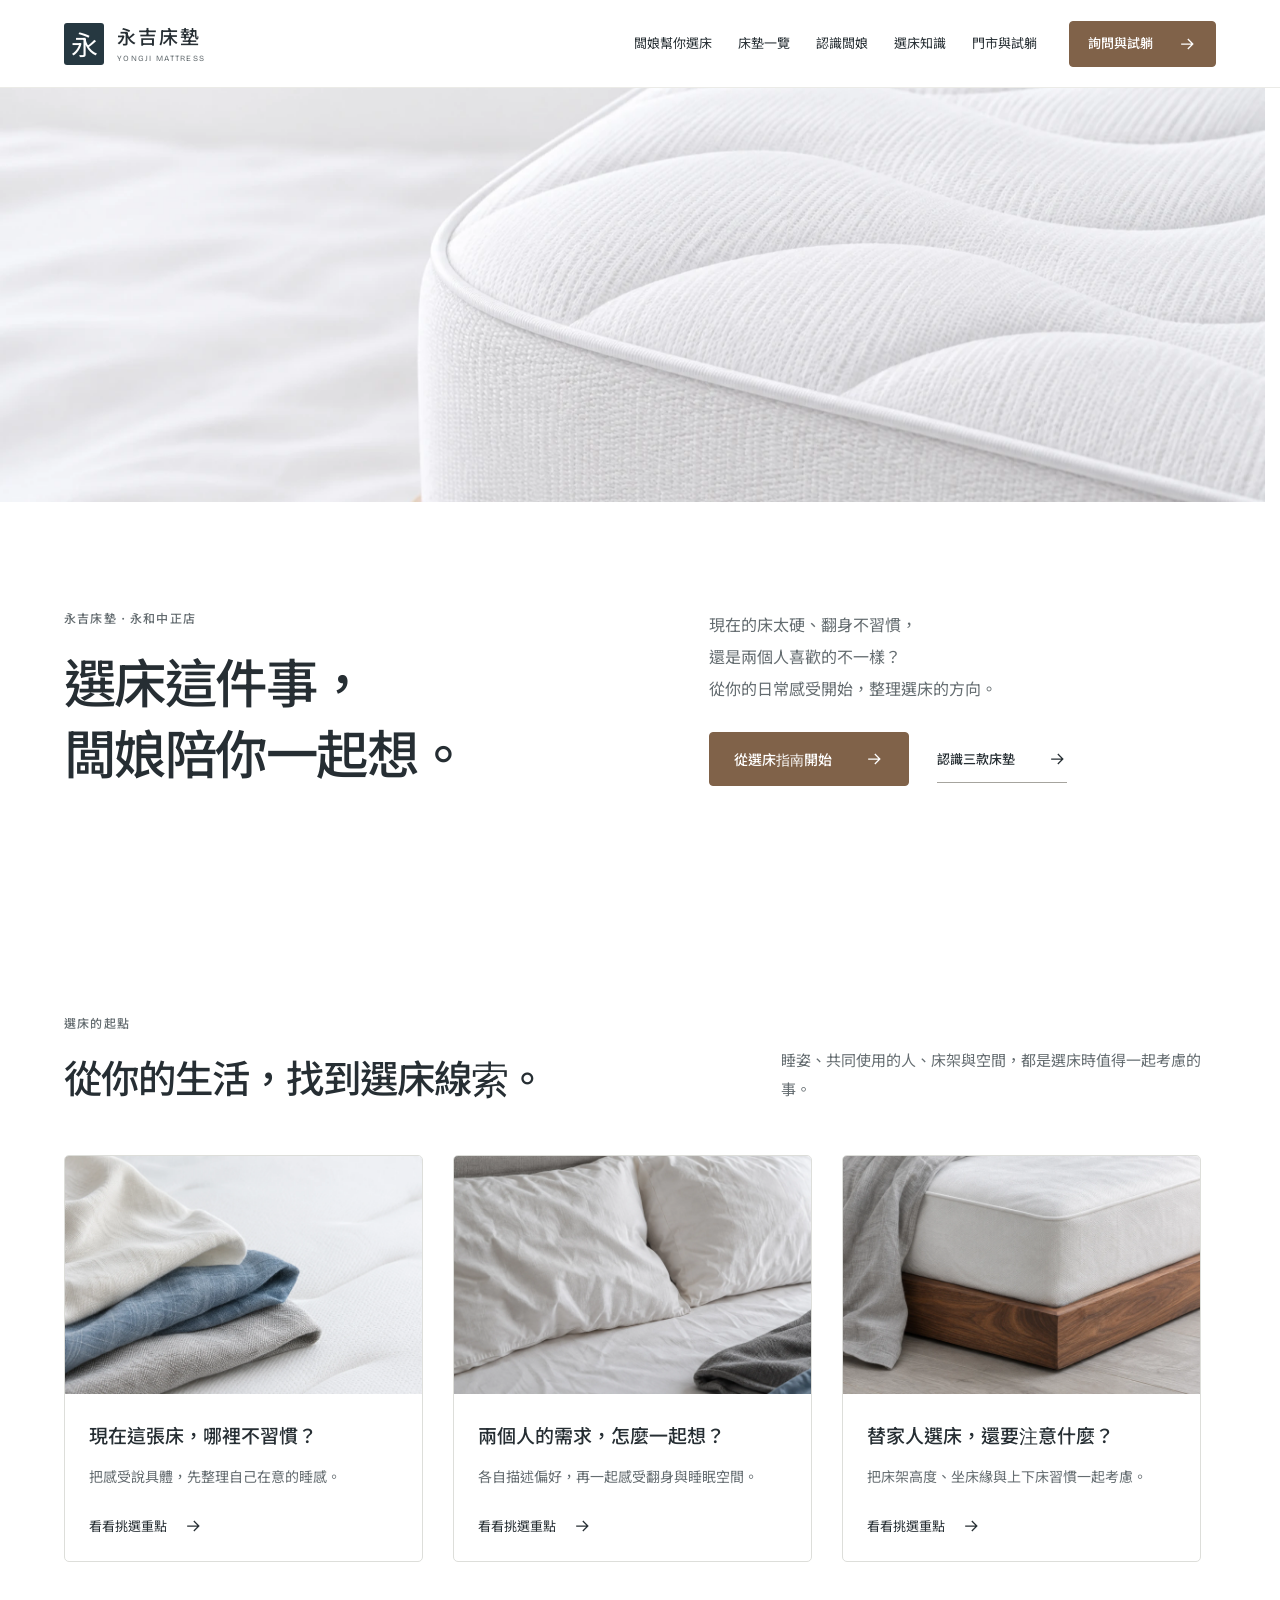
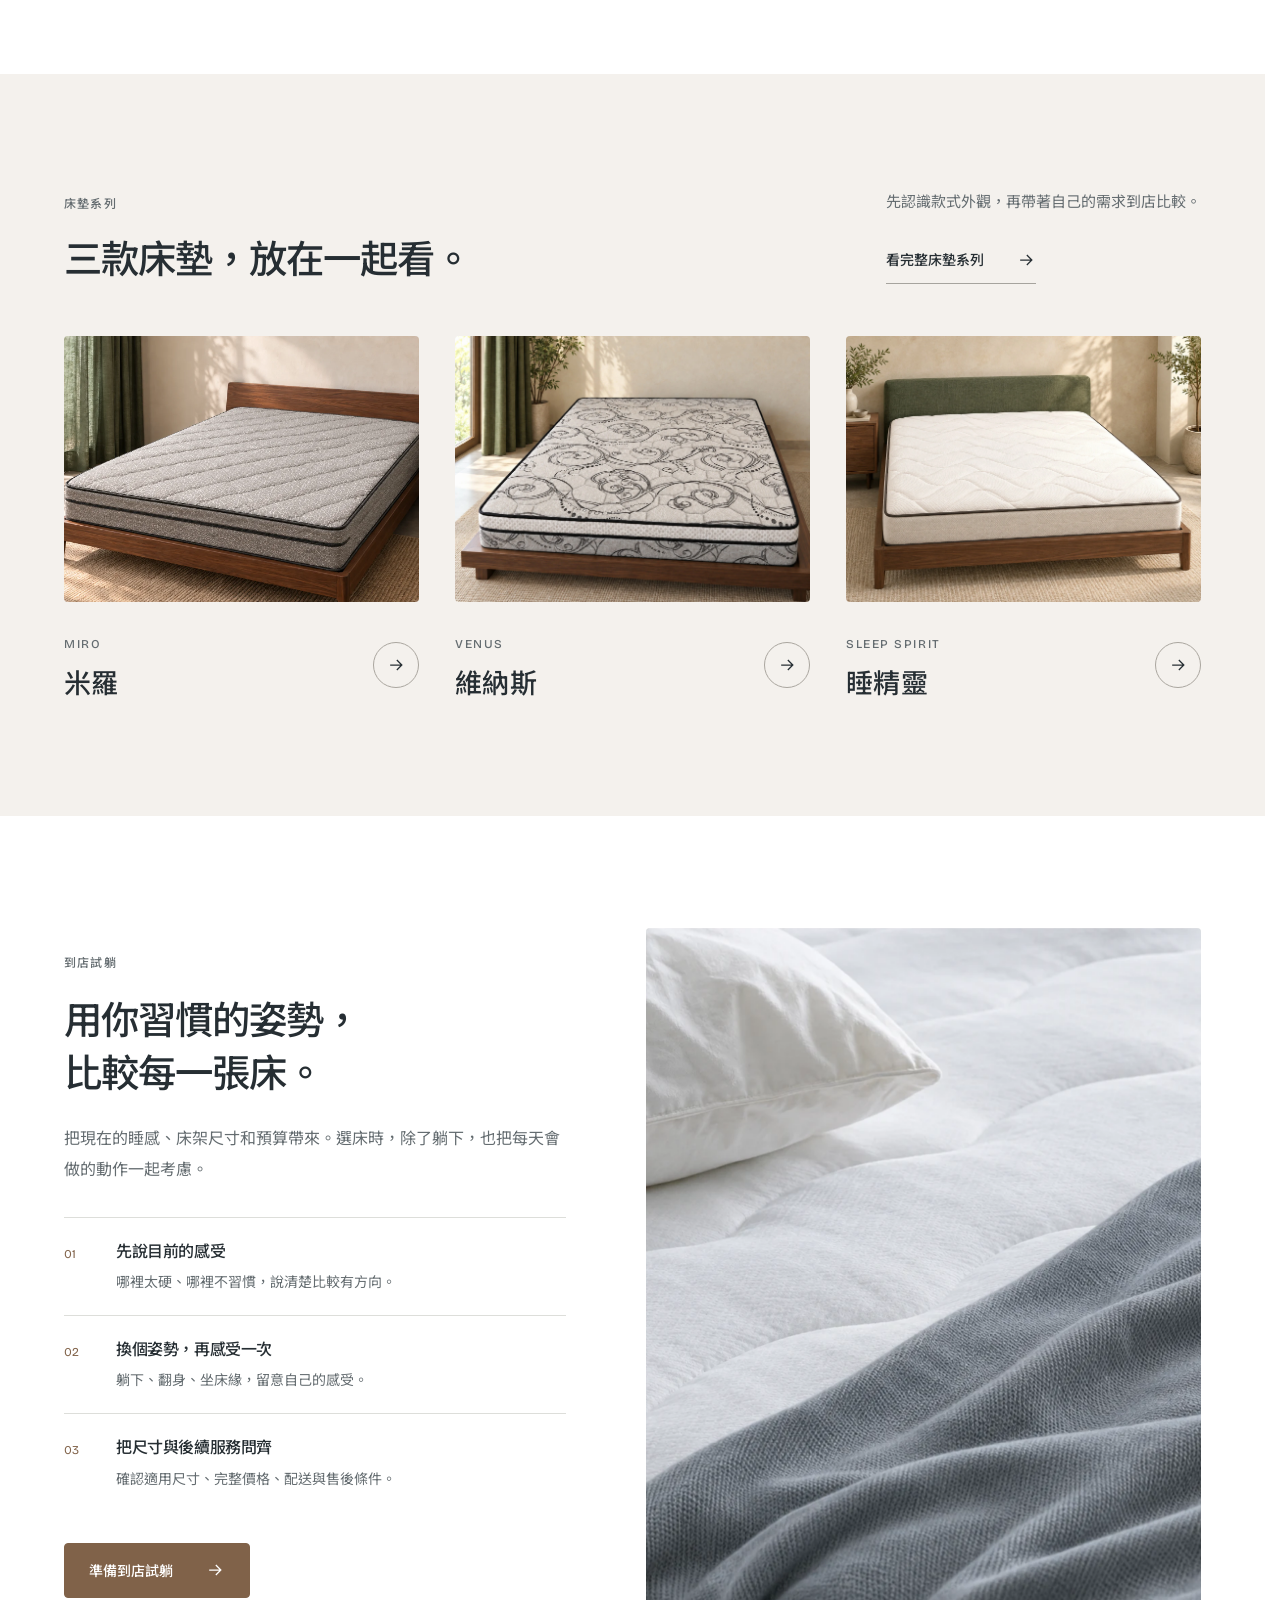
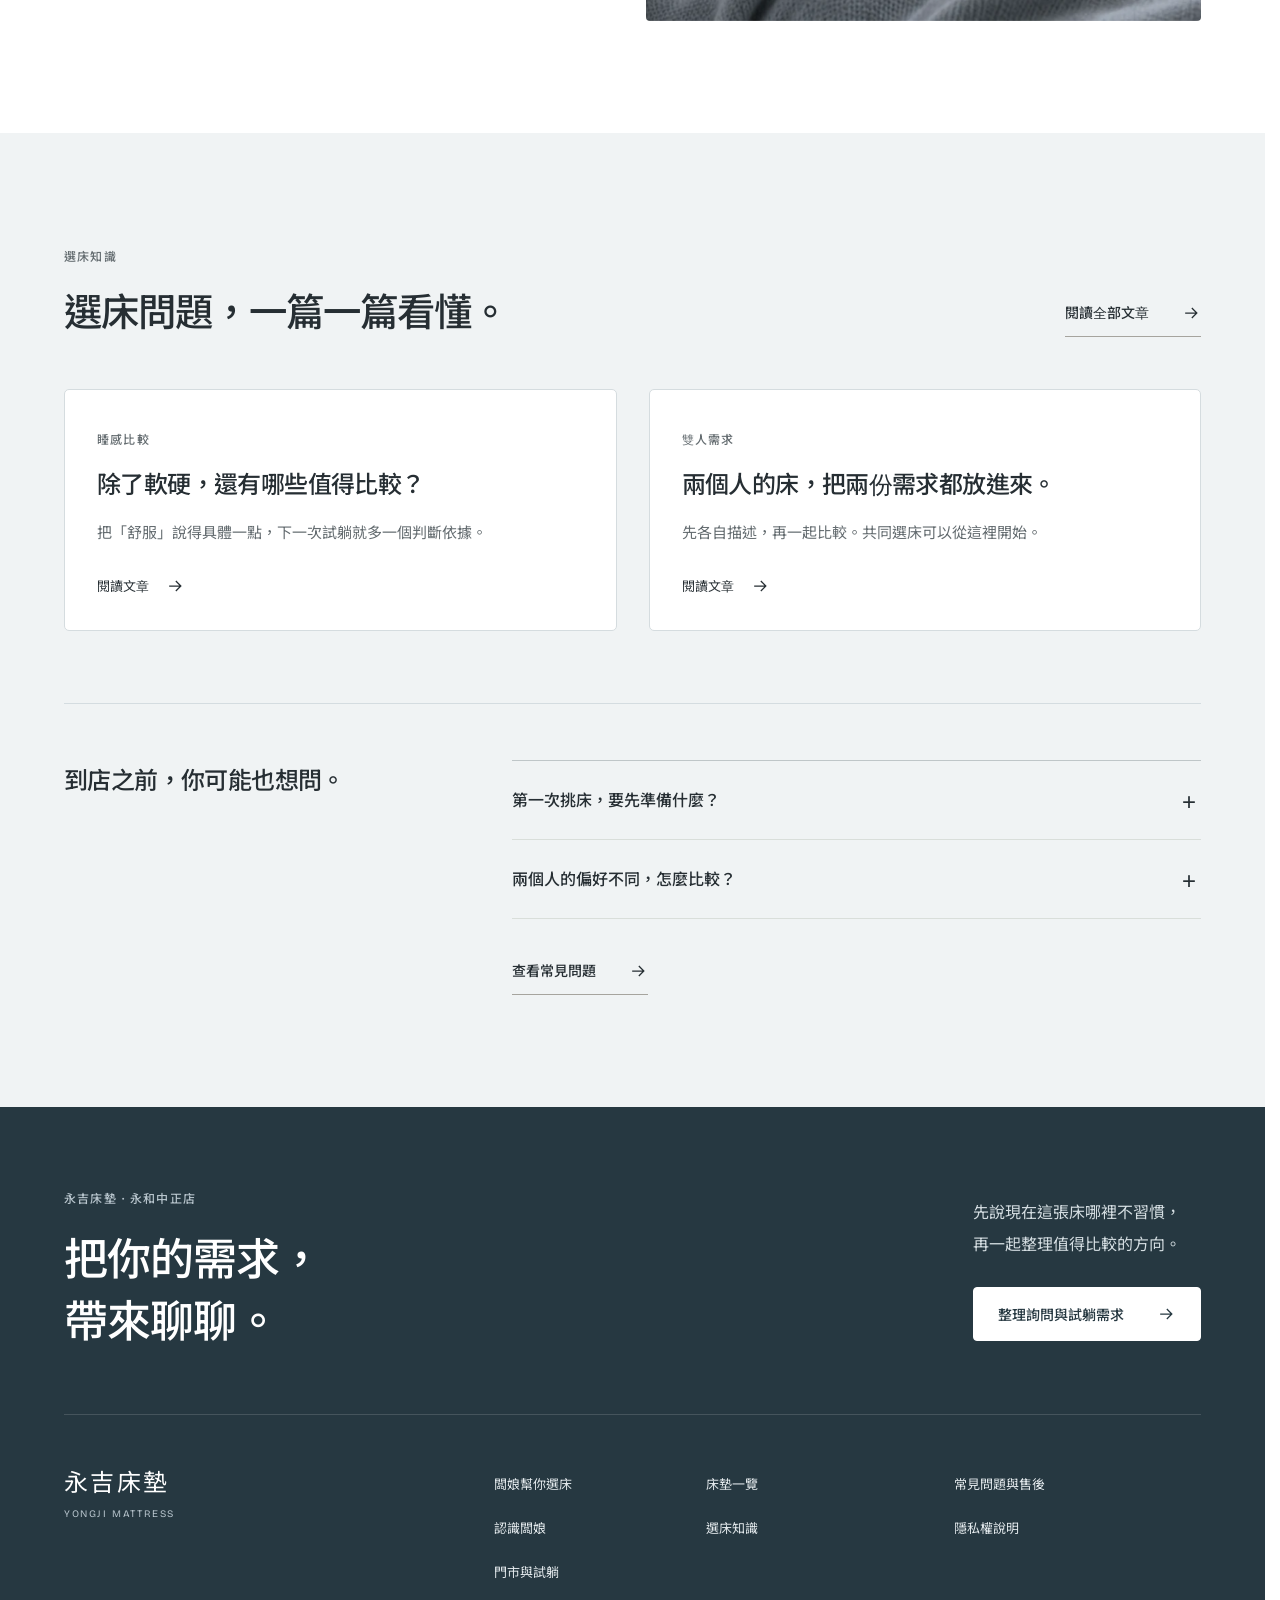
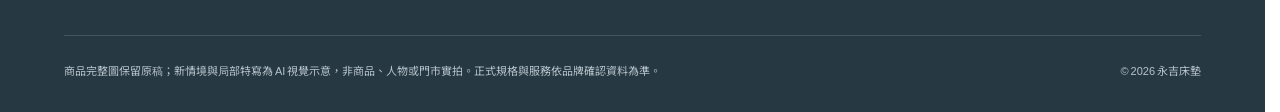
<file: index.html>
<!doctype html>
<html lang="zh-Hant" data-type="place"><head><meta charset="utf-8"><meta name="viewport" content="width=device-width,initial-scale=1,viewport-fit=cover"><title>選床，從你的日常開始｜永吉床墊</title><meta name="description" content="永吉床墊，從睡姿、使用人數與床架尺寸整理需求，認識米羅、維納斯與睡精靈，再到永和中正店親自比較。"><meta name="robots" content="noindex,nofollow"><meta name="theme-color" content="#faf9f6"><meta name="page-type" content="place"><meta name="site-kind" content="other"><meta property="og:type" content="website"><meta property="og:title" content="選床，從你的日常開始｜永吉床墊"><meta property="og:description" content="永吉床墊，從睡姿、使用人數與床架尺寸整理需求，認識米羅、維納斯與睡精靈，再到永和中正店親自比較。"><meta property="og:image" content="assets/white-detail-hero.webp"><link rel="icon" href="assets/favicon.svg" type="image/svg+xml"><link rel="stylesheet" href="assets/site.css?v=20261113-motion2"><script src="assets/site.js?v=20261113-motion2" defer></script></head><body><a class="skip-link" href="#main">跳至主要內容</a><header class="site-header"><div class="wrap header-inner"><a class="brand" href="index.html" aria-label="永吉床墊首頁"><span class="brand-mark" aria-hidden="true">永</span><span class="brand-name">永吉床墊<small>YONGJI MATTRESS</small></span></a><nav class="desktop-nav" aria-label="主要導覽"><a href="guide.html">闆娘幫你選床</a><a href="mattresses.html">床墊一覽</a><a href="owner.html">認識闆娘</a><a href="journal.html">選床知識</a><a href="visit.html">門市與試躺</a></nav><a class="button header-cta" href="visit.html#contact"><span>詢問與試躺</span><svg class="arrow" viewBox="0 0 24 24" width="20" height="20" fill="none" aria-hidden="true"><path d="M5 12h14m-6-6 6 6-6 6" stroke="currentColor" stroke-width="1.5"/></svg></a><button class="menu-button" aria-label="開啟選單" aria-controls="mobile-nav" aria-expanded="false"><span></span><span></span></button></div></header><dialog class="mobile-nav" id="mobile-nav" aria-label="網站選單"><div class="mobile-nav-head"><span>永吉床墊</span><button class="menu-close" aria-label="關閉選單">×</button></div><nav aria-label="手機主要導覽"><a href="guide.html">闆娘幫你選床</a><a href="mattresses.html">床墊一覽</a><a href="owner.html">認識闆娘</a><a href="journal.html">選床知識</a><a href="visit.html">門市與試躺</a></nav><a class="button" href="visit.html#contact"><span>詢問與試躺</span><svg class="arrow" viewBox="0 0 24 24" width="20" height="20" fill="none" aria-hidden="true"><path d="M5 12h14m-6-6 6 6-6 6" stroke="currentColor" stroke-width="1.5"/></svg></a></dialog><main id="main"><section class="home-hero" data-enter><figure class="photo home-photo"><img src="assets/white-detail-hero.webp" alt="白色床墊曲線與細緻織紋 AI 局部特寫示意" width="1672" height="1100" fetchpriority="high" decoding="async"></figure><div class="wrap home-copy"><div><p class="overline">永吉床墊・永和中正店</p><h1>選床這件事，<br>闆娘陪你一起想。</h1></div><div class="home-intro"><p>現在的床太硬、翻身不習慣，<br>還是兩個人喜歡的不一樣？<br>從你的日常感受開始，整理選床的方向。</p><div class="actions"><a class="button" href="guide.html"><span>從選床指南開始</span><svg class="arrow" viewBox="0 0 24 24" width="20" height="20" fill="none" aria-hidden="true"><path d="M5 12h14m-6-6 6 6-6 6" stroke="currentColor" stroke-width="1.5"/></svg></a><a class="text-link" href="mattresses.html"><span>認識三款床墊</span><svg class="arrow" viewBox="0 0 24 24" width="20" height="20" fill="none" aria-hidden="true"><path d="M5 12h14m-6-6 6 6-6 6" stroke="currentColor" stroke-width="1.5"/></svg></a></div></div></div></section>
<section class="section"><div class="wrap"><header class="section-head"><div><p class="overline">選床的起點</p><h2>從你的生活，找到選床線索。</h2></div><div class="section-aside"><p>睡姿、共同使用的人、床架與空間，都是選床時值得一起考慮的事。</p></div></header><div class="need-grid"><article class="need-card"><a href="guide.html#feel"><figure class="photo need-photo"><img src="assets/editorial-fabric.webp" alt="無人物的寢具材質 AI 情境示意" width="1672" height="1100" loading="lazy" decoding="async"></figure><div class="need-copy"><h3>現在這張床，哪裡不習慣？</h3><p>把感受說具體，先整理自己在意的睡感。</p><span class="read-more">看看挑選重點 <svg class="arrow" viewBox="0 0 24 24" width="20" height="20" fill="none" aria-hidden="true"><path d="M5 12h14m-6-6 6 6-6 6" stroke="currentColor" stroke-width="1.5"/></svg></span></div></a></article><article class="need-card"><a href="guide.html#couple"><figure class="photo need-photo"><img src="assets/editorial-pillow.webp" alt="無人物的寢具材質 AI 情境示意" width="1672" height="1100" loading="lazy" decoding="async"></figure><div class="need-copy"><h3>兩個人的需求，怎麼一起想？</h3><p>各自描述偏好，再一起感受翻身與睡眠空間。</p><span class="read-more">看看挑選重點 <svg class="arrow" viewBox="0 0 24 24" width="20" height="20" fill="none" aria-hidden="true"><path d="M5 12h14m-6-6 6 6-6 6" stroke="currentColor" stroke-width="1.5"/></svg></span></div></a></article><article class="need-card"><a href="guide.html#care"><figure class="photo need-photo"><img src="assets/editorial-edge.webp" alt="無人物的寢具材質 AI 情境示意" width="1672" height="1100" loading="lazy" decoding="async"></figure><div class="need-copy"><h3>替家人選床，還要注意什麼？</h3><p>把床架高度、坐床緣與上下床習慣一起考慮。</p><span class="read-more">看看挑選重點 <svg class="arrow" viewBox="0 0 24 24" width="20" height="20" fill="none" aria-hidden="true"><path d="M5 12h14m-6-6 6 6-6 6" stroke="currentColor" stroke-width="1.5"/></svg></span></div></a></article></div></div></section><section class="section tone"><div class="wrap"><header class="section-head"><div><p class="overline">床墊系列</p><h2>三款床墊，放在一起看。</h2></div><div class="section-aside"><p>先認識款式外觀，再帶著自己的需求到店比較。</p><a class="text-link" href="mattresses.html"><span>看完整床墊系列</span><svg class="arrow" viewBox="0 0 24 24" width="20" height="20" fill="none" aria-hidden="true"><path d="M5 12h14m-6-6 6 6-6 6" stroke="currentColor" stroke-width="1.5"/></svg></a></div></header><div class="product-grid"><article class="product-card"><a class="product-card-link" href="mattress-miro.html" aria-label="認識米羅床墊"><figure class="photo product-photo"><img src="assets/miro.webp" alt="米羅床墊原稿完整圖" width="1672" height="1100" loading="lazy" decoding="async"></figure><div class="product-card-info"><div><span class="latin">MIRO</span><h3>米羅</h3></div><span class="circle-arrow"><svg class="arrow" viewBox="0 0 24 24" width="20" height="20" fill="none" aria-hidden="true"><path d="M5 12h14m-6-6 6 6-6 6" stroke="currentColor" stroke-width="1.5"/></svg></span></div></a></article><article class="product-card"><a class="product-card-link" href="mattress-venus.html" aria-label="認識維納斯床墊"><figure class="photo product-photo"><img src="assets/venus.webp" alt="維納斯床墊原稿完整圖" width="1672" height="1100" loading="lazy" decoding="async"></figure><div class="product-card-info"><div><span class="latin">VENUS</span><h3>維納斯</h3></div><span class="circle-arrow"><svg class="arrow" viewBox="0 0 24 24" width="20" height="20" fill="none" aria-hidden="true"><path d="M5 12h14m-6-6 6 6-6 6" stroke="currentColor" stroke-width="1.5"/></svg></span></div></a></article><article class="product-card"><a class="product-card-link" href="mattress-sleep-spirit.html" aria-label="認識睡精靈床墊"><figure class="photo product-photo"><img src="assets/spirit.webp" alt="睡精靈床墊原稿完整圖" width="1672" height="1100" loading="lazy" decoding="async"></figure><div class="product-card-info"><div><span class="latin">SLEEP SPIRIT</span><h3>睡精靈</h3></div><span class="circle-arrow"><svg class="arrow" viewBox="0 0 24 24" width="20" height="20" fill="none" aria-hidden="true"><path d="M5 12h14m-6-6 6 6-6 6" stroke="currentColor" stroke-width="1.5"/></svg></span></div></a></article></div></div></section>
<section class="section"><div class="wrap service-story"><div class="service-copy"><p class="overline">到店試躺</p><h2>用你習慣的姿勢，<br>比較每一張床。</h2><p>把現在的睡感、床架尺寸和預算帶來。選床時，除了躺下，也把每天會做的動作一起考慮。</p><ol class="quiet-steps"><li><span>01</span><div><h3>先說目前的感受</h3><p>哪裡太硬、哪裡不習慣，說清楚比較有方向。</p></div></li><li><span>02</span><div><h3>換個姿勢，再感受一次</h3><p>躺下、翻身、坐床緣，留意自己的感受。</p></div></li><li><span>03</span><div><h3>把尺寸與後續服務問齊</h3><p>確認適用尺寸、完整價格、配送與售後條件。</p></div></li></ol><a class="button" href="visit.html"><span>準備到店試躺</span><svg class="arrow" viewBox="0 0 24 24" width="20" height="20" fill="none" aria-hidden="true"><path d="M5 12h14m-6-6 6 6-6 6" stroke="currentColor" stroke-width="1.5"/></svg></a></div><figure class="photo service-photo"><img src="assets/editorial-rest.webp" alt="白色枕頭、薄毯與床面 AI 局部特寫示意" width="1672" height="1100" loading="lazy" decoding="async"></figure></div></section>
<section class="section cool"><div class="wrap"><header class="section-head"><div><p class="overline">選床知識</p><h2>選床問題，一篇一篇看懂。</h2></div><div class="section-aside"><a class="text-link" href="journal.html"><span>閱讀全部文章</span><svg class="arrow" viewBox="0 0 24 24" width="20" height="20" fill="none" aria-hidden="true"><path d="M5 12h14m-6-6 6 6-6 6" stroke="currentColor" stroke-width="1.5"/></svg></a></div></header><div class="journal-text-grid"><article class="journal-card"><a href="article-feel.html"><div class="journal-card-copy"><span class="overline">睡感比較</span><h3>除了軟硬，還有哪些值得比較？</h3><p>把「舒服」說得具體一點，下一次試躺就多一個判斷依據。</p><span class="read-more">閱讀文章 <svg class="arrow" viewBox="0 0 24 24" width="20" height="20" fill="none" aria-hidden="true"><path d="M5 12h14m-6-6 6 6-6 6" stroke="currentColor" stroke-width="1.5"/></svg></span></div></a></article><article class="journal-card"><a href="article-couples.html"><div class="journal-card-copy"><span class="overline">雙人需求</span><h3>兩個人的床，把兩份需求都放進來。</h3><p>先各自描述，再一起比較。共同選床可以從這裡開始。</p><span class="read-more">閱讀文章 <svg class="arrow" viewBox="0 0 24 24" width="20" height="20" fill="none" aria-hidden="true"><path d="M5 12h14m-6-6 6 6-6 6" stroke="currentColor" stroke-width="1.5"/></svg></span></div></a></article></div><div class="home-faq"><h3>到店之前，你可能也想問。</h3><div class="faq-list"><details><summary>第一次挑床，要先準備什麼？<span aria-hidden="true">+</span></summary><div class="answer"><p>記下目前的睡感、慣用睡姿、使用人數、床架內徑與預算。若床架有特殊造型，帶一張照片一起討論。</p></div></details><details><summary>兩個人的偏好不同，怎麼比較？<span aria-hidden="true">+</span></summary><div class="answer"><p>先把兩人的睡姿與偏好分開說明，再一起試躺。除了躺下，也觀察翻身、上下床與實際可用空間。</p></div></details></div><a class="text-link" href="faq.html"><span>查看常見問題</span><svg class="arrow" viewBox="0 0 24 24" width="20" height="20" fill="none" aria-hidden="true"><path d="M5 12h14m-6-6 6 6-6 6" stroke="currentColor" stroke-width="1.5"/></svg></a></div></div></section></main><footer class="site-footer"><div class="wrap"><div class="footer-call"><div><p class="overline">永吉床墊・永和中正店</p><h2>把你的需求，<br>帶來聊聊。</h2></div><div><p>先說現在這張床哪裡不習慣，<br>再一起整理值得比較的方向。</p><a class="button button-light" href="visit.html#contact"><span>整理詢問與試躺需求</span><svg class="arrow" viewBox="0 0 24 24" width="20" height="20" fill="none" aria-hidden="true"><path d="M5 12h14m-6-6 6 6-6 6" stroke="currentColor" stroke-width="1.5"/></svg></a></div></div><div class="footer-links"><a class="footer-brand" href="index.html">永吉床墊<span>YONGJI MATTRESS</span></a><nav aria-label="頁尾網站導覽"><a href="guide.html">闆娘幫你選床</a><a href="mattresses.html">床墊一覽</a><a href="owner.html">認識闆娘</a><a href="journal.html">選床知識</a><a href="visit.html">門市與試躺</a></nav><nav aria-label="支援與政策"><a href="faq.html">常見問題與售後</a><a href="privacy.html">隱私權說明</a></nav></div><div class="footer-legal"><p>商品完整圖保留原稿；新情境與局部特寫為 AI 視覺示意，非商品、人物或門市實拍。正式規格與服務依品牌確認資料為準。</p><span>© 2026 永吉床墊</span></div></div></footer><nav class="mobile-action" aria-label="快速入口"><a href="guide.html">選床指南</a><a href="visit.html#contact">詢問與試躺 <svg class="arrow" viewBox="0 0 24 24" width="20" height="20" fill="none" aria-hidden="true"><path d="M5 12h14m-6-6 6 6-6 6" stroke="currentColor" stroke-width="1.5"/></svg></a></nav></body></html>
</file>
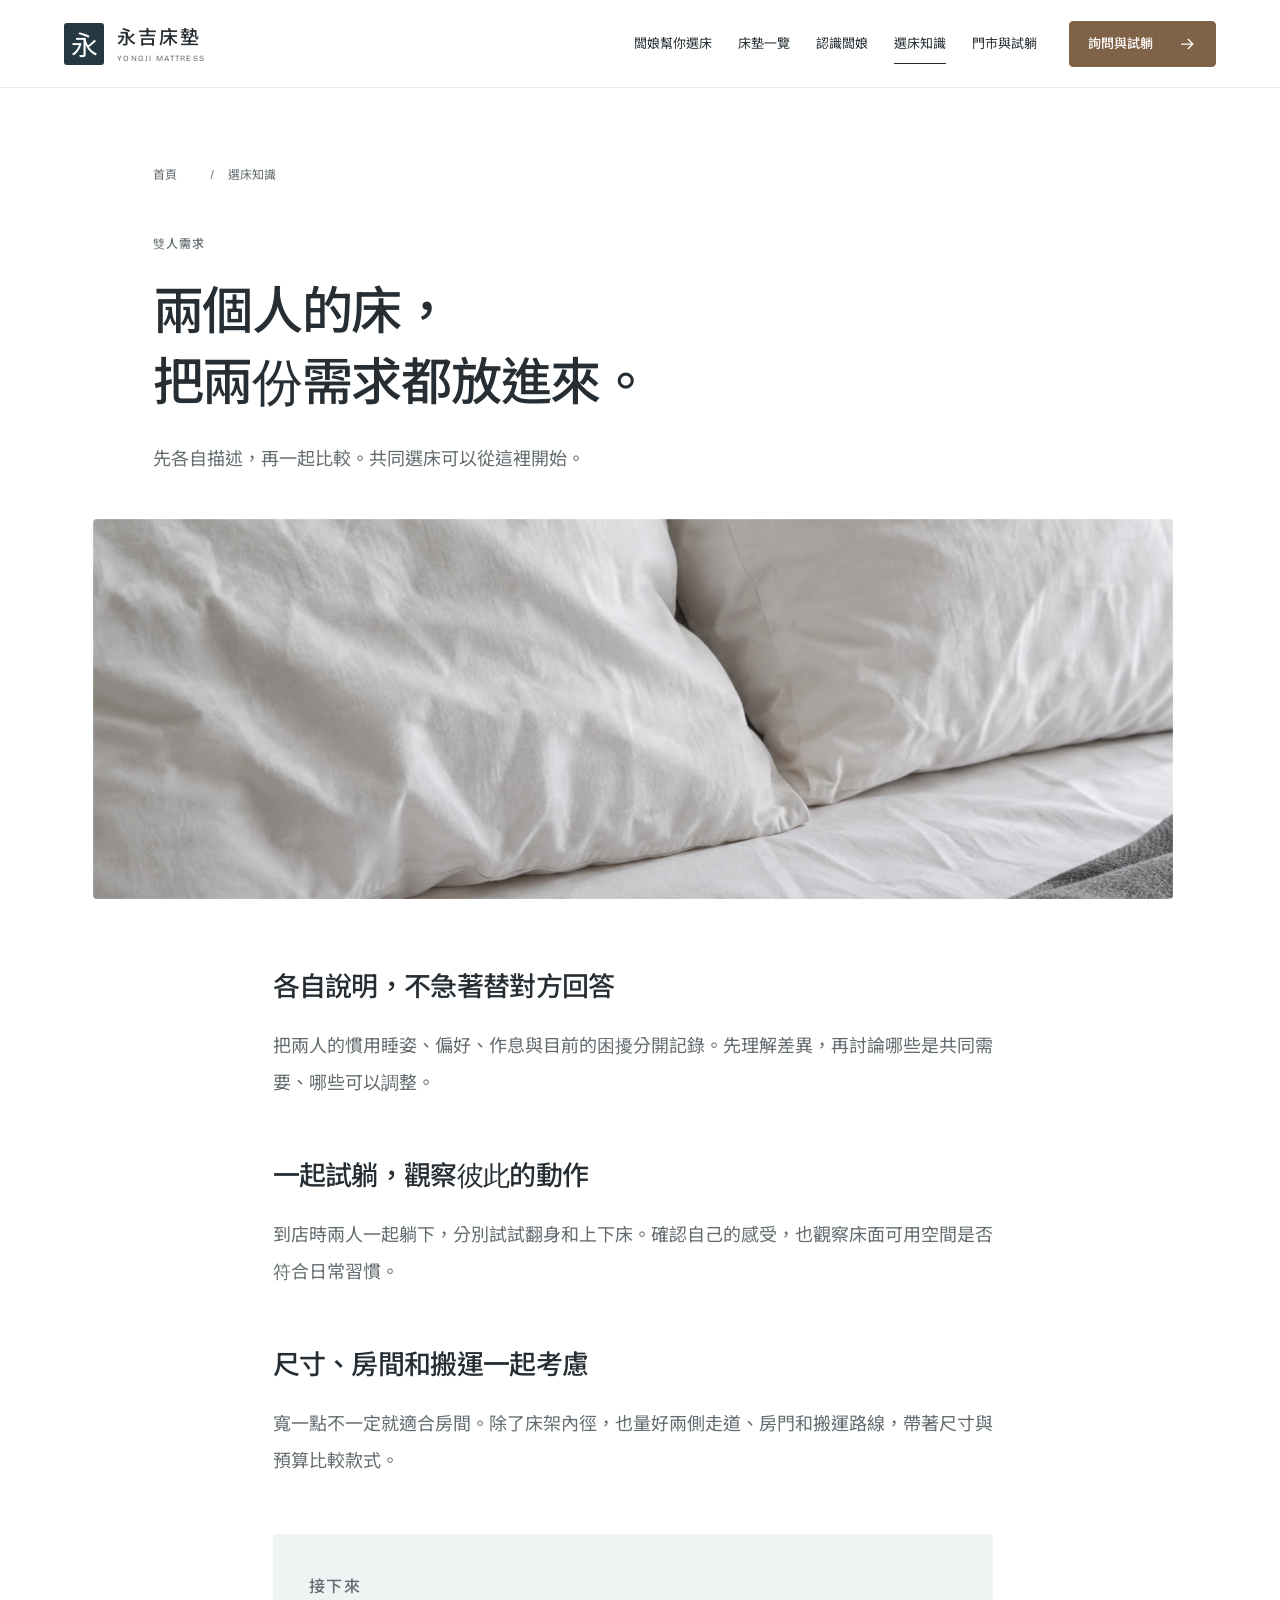
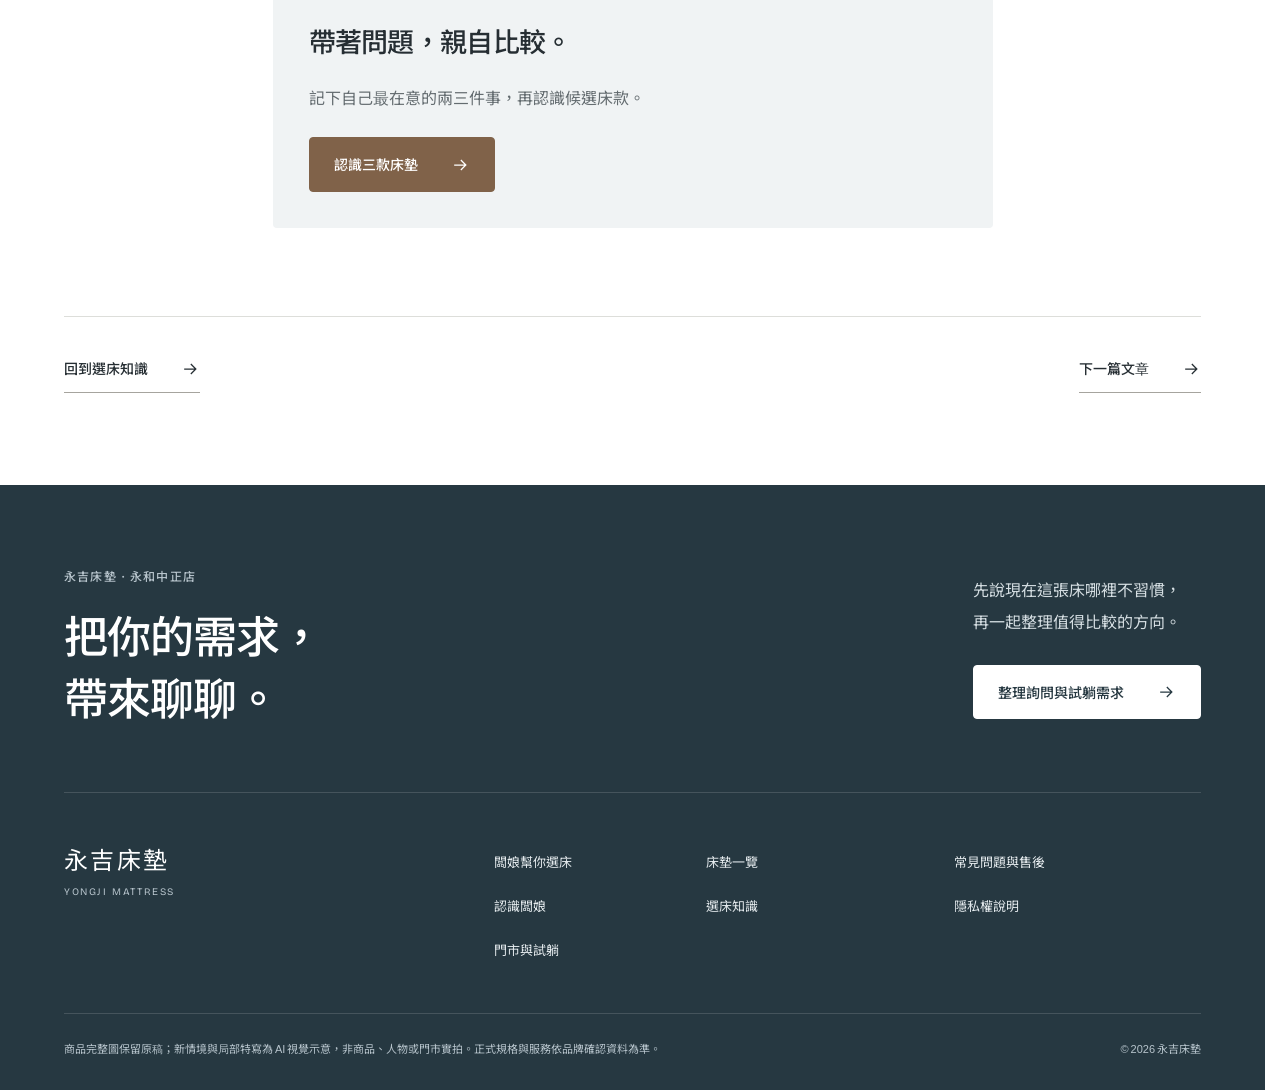
<file: article-couples.html>
<!doctype html>
<html lang="zh-Hant" data-type="place"><head><meta charset="utf-8"><meta name="viewport" content="width=device-width,initial-scale=1,viewport-fit=cover"><title>兩個人的床，把兩份需求都放進來。｜永吉床墊</title><meta name="description" content="先各自描述，再一起比較。共同選床可以從這裡開始。"><meta name="robots" content="noindex,nofollow"><meta name="theme-color" content="#faf9f6"><meta name="page-type" content="place"><meta name="site-kind" content="other"><meta property="og:type" content="website"><meta property="og:title" content="兩個人的床，把兩份需求都放進來。｜永吉床墊"><meta property="og:description" content="先各自描述，再一起比較。共同選床可以從這裡開始。"><meta property="og:image" content="assets/white-detail-hero.webp"><link rel="icon" href="assets/favicon.svg" type="image/svg+xml"><link rel="stylesheet" href="assets/site.css?v=20261113-motion2"><script src="assets/site.js?v=20261113-motion2" defer></script></head><body><a class="skip-link" href="#main">跳至主要內容</a><header class="site-header"><div class="wrap header-inner"><a class="brand" href="index.html" aria-label="永吉床墊首頁"><span class="brand-mark" aria-hidden="true">永</span><span class="brand-name">永吉床墊<small>YONGJI MATTRESS</small></span></a><nav class="desktop-nav" aria-label="主要導覽"><a href="guide.html">闆娘幫你選床</a><a href="mattresses.html">床墊一覽</a><a href="owner.html">認識闆娘</a><a href="journal.html" aria-current="page">選床知識</a><a href="visit.html">門市與試躺</a></nav><a class="button header-cta" href="visit.html#contact"><span>詢問與試躺</span><svg class="arrow" viewBox="0 0 24 24" width="20" height="20" fill="none" aria-hidden="true"><path d="M5 12h14m-6-6 6 6-6 6" stroke="currentColor" stroke-width="1.5"/></svg></a><button class="menu-button" aria-label="開啟選單" aria-controls="mobile-nav" aria-expanded="false"><span></span><span></span></button></div></header><dialog class="mobile-nav" id="mobile-nav" aria-label="網站選單"><div class="mobile-nav-head"><span>永吉床墊</span><button class="menu-close" aria-label="關閉選單">×</button></div><nav aria-label="手機主要導覽"><a href="guide.html">闆娘幫你選床</a><a href="mattresses.html">床墊一覽</a><a href="owner.html">認識闆娘</a><a href="journal.html" aria-current="page">選床知識</a><a href="visit.html">門市與試躺</a></nav><a class="button" href="visit.html#contact"><span>詢問與試躺</span><svg class="arrow" viewBox="0 0 24 24" width="20" height="20" fill="none" aria-hidden="true"><path d="M5 12h14m-6-6 6 6-6 6" stroke="currentColor" stroke-width="1.5"/></svg></a></dialog><main id="main"><article class="article"><header class="article-header wrap"><nav class="breadcrumbs" aria-label="麵包屑"><a href="index.html">首頁</a><span aria-hidden="true">/</span><span>選床知識</span></nav><p class="overline">雙人需求</p><h1>兩個人的床，<br>把兩份需求都放進來。</h1><p class="article-lead">先各自描述，再一起比較。共同選床可以從這裡開始。</p></header><div class="wrap article-image"><figure class="photo "><img src="assets/editorial-pillow.webp" alt="無人物的寢具 AI 情境示意" width="1672" height="1100" fetchpriority="high" decoding="async"></figure></div><div class="article-body"><section><h2>各自說明，不急著替對方回答</h2><p>把兩人的慣用睡姿、偏好、作息與目前的困擾分開記錄。先理解差異，再討論哪些是共同需要、哪些可以調整。</p></section><section><h2>一起試躺，觀察彼此的動作</h2><p>到店時兩人一起躺下，分別試試翻身和上下床。確認自己的感受，也觀察床面可用空間是否符合日常習慣。</p></section><section><h2>尺寸、房間和搬運一起考慮</h2><p>寬一點不一定就適合房間。除了床架內徑，也量好兩側走道、房門和搬運路線，帶著尺寸與預算比較款式。</p></section><aside class="reading-next"><p class="overline">接下來</p><h2>帶著問題，親自比較。</h2><p>記下自己最在意的兩三件事，再認識候選床款。</p><a class="button" href="mattresses.html"><span>認識三款床墊</span><svg class="arrow" viewBox="0 0 24 24" width="20" height="20" fill="none" aria-hidden="true"><path d="M5 12h14m-6-6 6 6-6 6" stroke="currentColor" stroke-width="1.5"/></svg></a></aside></div></article><nav class="wrap article-pagination" aria-label="文章導覽"><a class="text-link" href="journal.html"><span>回到選床知識</span><svg class="arrow" viewBox="0 0 24 24" width="20" height="20" fill="none" aria-hidden="true"><path d="M5 12h14m-6-6 6 6-6 6" stroke="currentColor" stroke-width="1.5"/></svg></a><a class="text-link" href="article-dimensions.html"><span>下一篇文章</span><svg class="arrow" viewBox="0 0 24 24" width="20" height="20" fill="none" aria-hidden="true"><path d="M5 12h14m-6-6 6 6-6 6" stroke="currentColor" stroke-width="1.5"/></svg></a></nav></main><footer class="site-footer"><div class="wrap"><div class="footer-call"><div><p class="overline">永吉床墊・永和中正店</p><h2>把你的需求，<br>帶來聊聊。</h2></div><div><p>先說現在這張床哪裡不習慣，<br>再一起整理值得比較的方向。</p><a class="button button-light" href="visit.html#contact"><span>整理詢問與試躺需求</span><svg class="arrow" viewBox="0 0 24 24" width="20" height="20" fill="none" aria-hidden="true"><path d="M5 12h14m-6-6 6 6-6 6" stroke="currentColor" stroke-width="1.5"/></svg></a></div></div><div class="footer-links"><a class="footer-brand" href="index.html">永吉床墊<span>YONGJI MATTRESS</span></a><nav aria-label="頁尾網站導覽"><a href="guide.html">闆娘幫你選床</a><a href="mattresses.html">床墊一覽</a><a href="owner.html">認識闆娘</a><a href="journal.html">選床知識</a><a href="visit.html">門市與試躺</a></nav><nav aria-label="支援與政策"><a href="faq.html">常見問題與售後</a><a href="privacy.html">隱私權說明</a></nav></div><div class="footer-legal"><p>商品完整圖保留原稿；新情境與局部特寫為 AI 視覺示意，非商品、人物或門市實拍。正式規格與服務依品牌確認資料為準。</p><span>© 2026 永吉床墊</span></div></div></footer><nav class="mobile-action" aria-label="快速入口"><a href="guide.html">選床指南</a><a href="visit.html#contact">詢問與試躺 <svg class="arrow" viewBox="0 0 24 24" width="20" height="20" fill="none" aria-hidden="true"><path d="M5 12h14m-6-6 6 6-6 6" stroke="currentColor" stroke-width="1.5"/></svg></a></nav></body></html>
</file>
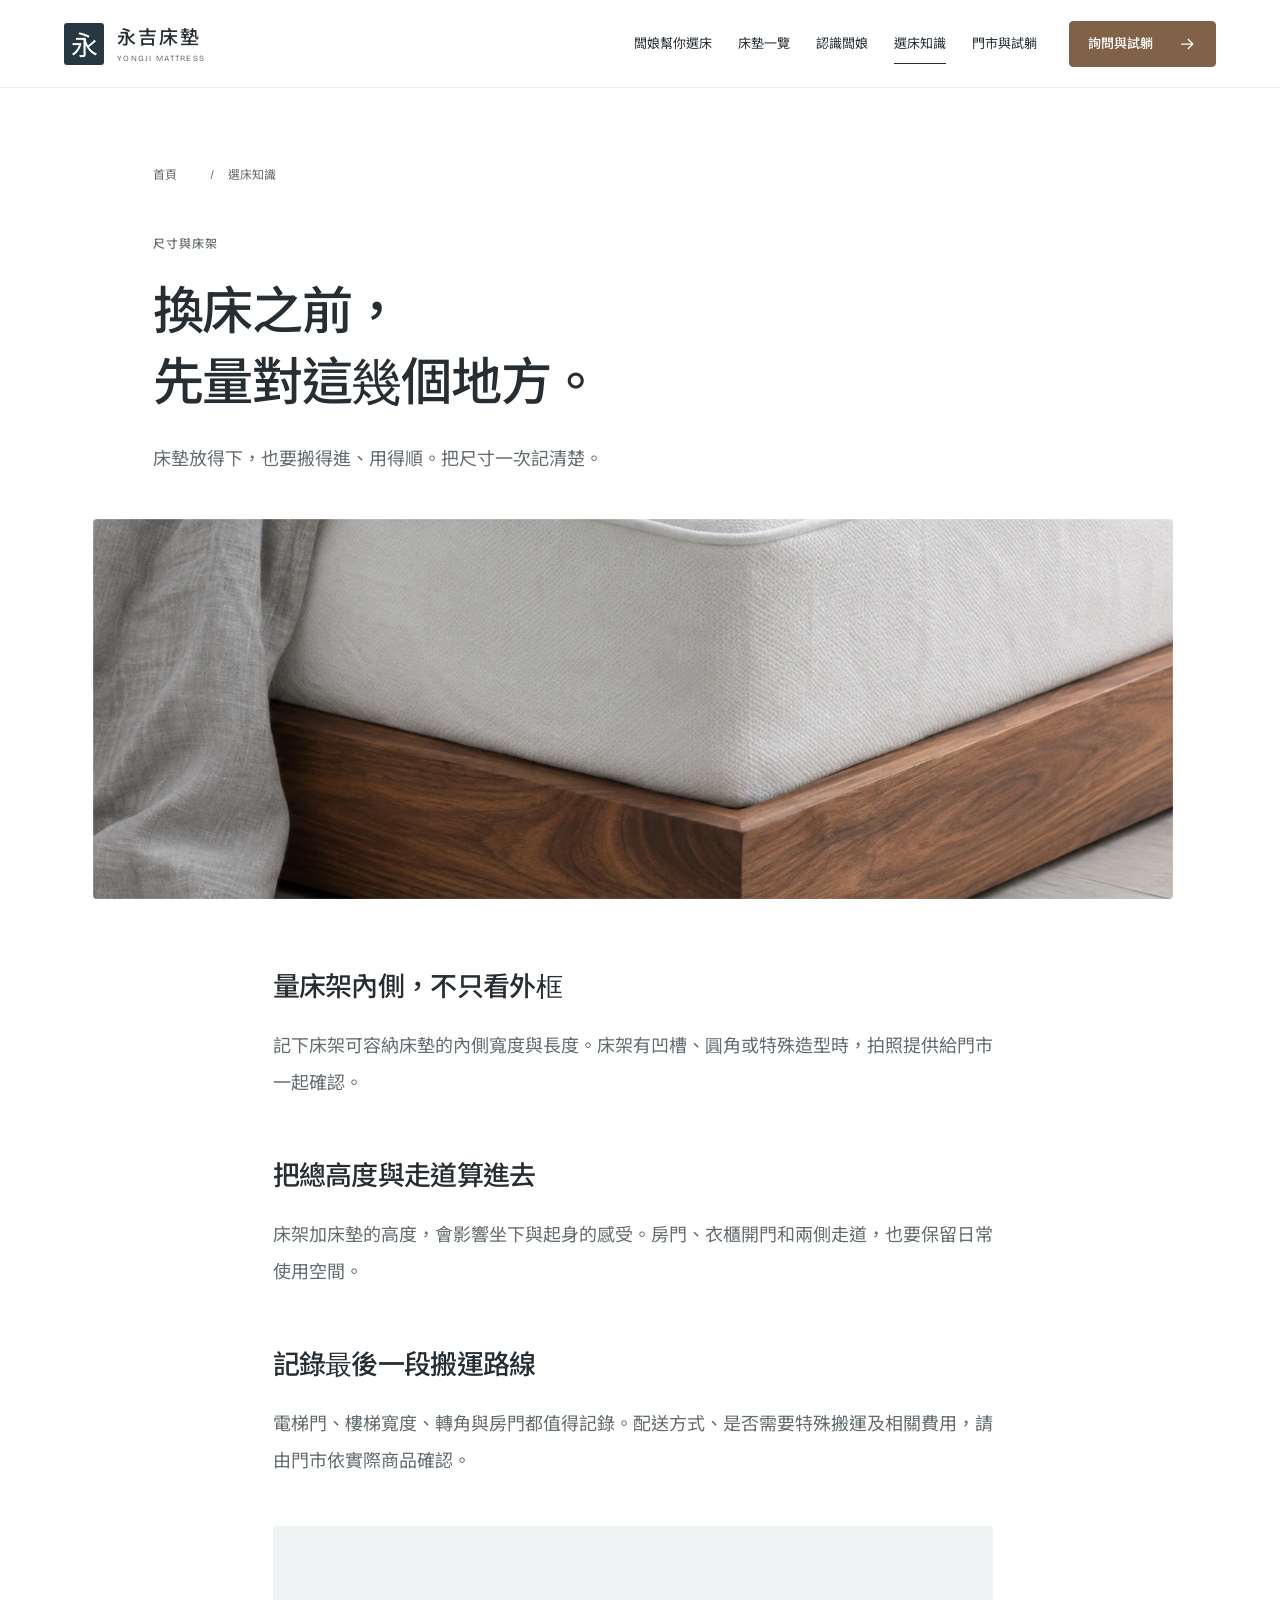
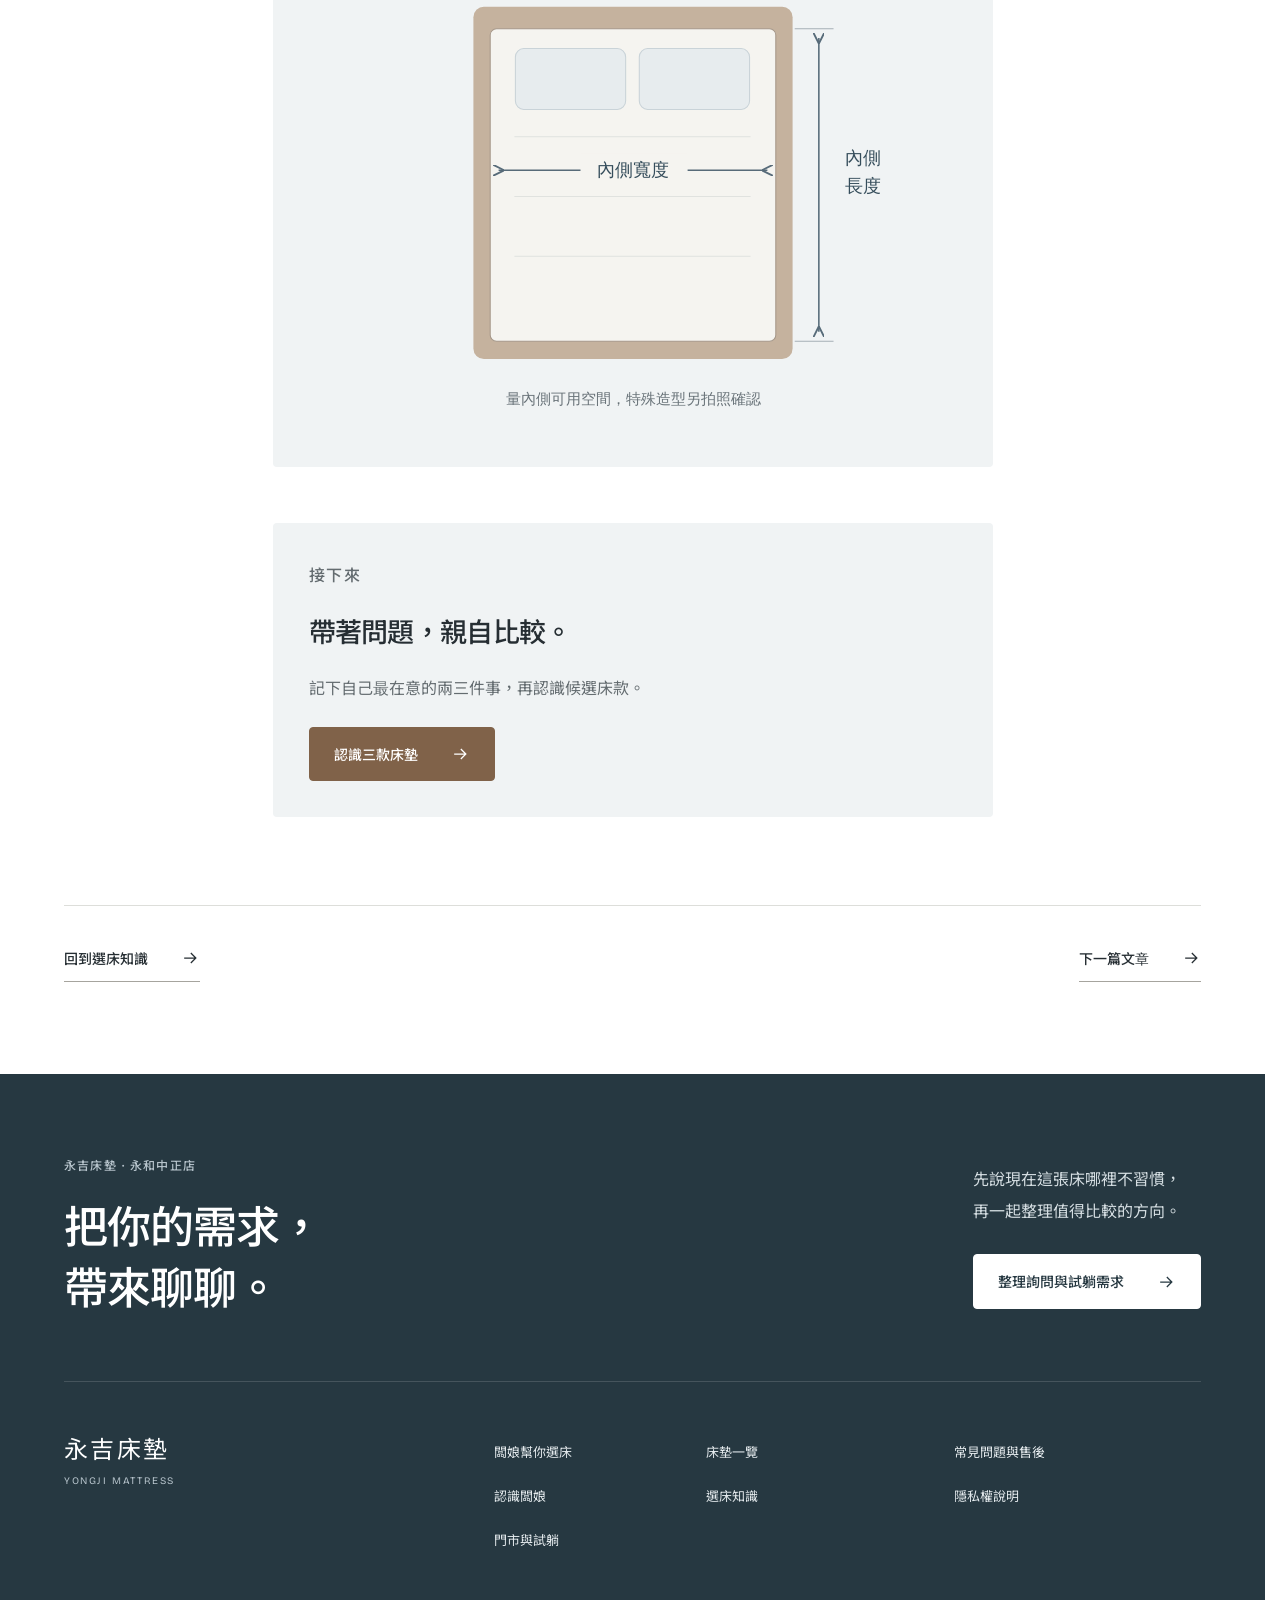
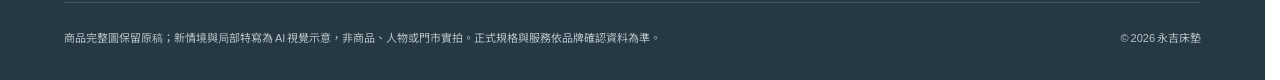
<file: article-dimensions.html>
<!doctype html>
<html lang="zh-Hant" data-type="place"><head><meta charset="utf-8"><meta name="viewport" content="width=device-width,initial-scale=1,viewport-fit=cover"><title>換床之前，先量對這幾個地方。｜永吉床墊</title><meta name="description" content="床墊放得下，也要搬得進、用得順。把尺寸一次記清楚。"><meta name="robots" content="noindex,nofollow"><meta name="theme-color" content="#faf9f6"><meta name="page-type" content="place"><meta name="site-kind" content="other"><meta property="og:type" content="website"><meta property="og:title" content="換床之前，先量對這幾個地方。｜永吉床墊"><meta property="og:description" content="床墊放得下，也要搬得進、用得順。把尺寸一次記清楚。"><meta property="og:image" content="assets/white-detail-hero.webp"><link rel="icon" href="assets/favicon.svg" type="image/svg+xml"><link rel="stylesheet" href="assets/site.css?v=20261113-motion2"><script src="assets/site.js?v=20261113-motion2" defer></script></head><body><a class="skip-link" href="#main">跳至主要內容</a><header class="site-header"><div class="wrap header-inner"><a class="brand" href="index.html" aria-label="永吉床墊首頁"><span class="brand-mark" aria-hidden="true">永</span><span class="brand-name">永吉床墊<small>YONGJI MATTRESS</small></span></a><nav class="desktop-nav" aria-label="主要導覽"><a href="guide.html">闆娘幫你選床</a><a href="mattresses.html">床墊一覽</a><a href="owner.html">認識闆娘</a><a href="journal.html" aria-current="page">選床知識</a><a href="visit.html">門市與試躺</a></nav><a class="button header-cta" href="visit.html#contact"><span>詢問與試躺</span><svg class="arrow" viewBox="0 0 24 24" width="20" height="20" fill="none" aria-hidden="true"><path d="M5 12h14m-6-6 6 6-6 6" stroke="currentColor" stroke-width="1.5"/></svg></a><button class="menu-button" aria-label="開啟選單" aria-controls="mobile-nav" aria-expanded="false"><span></span><span></span></button></div></header><dialog class="mobile-nav" id="mobile-nav" aria-label="網站選單"><div class="mobile-nav-head"><span>永吉床墊</span><button class="menu-close" aria-label="關閉選單">×</button></div><nav aria-label="手機主要導覽"><a href="guide.html">闆娘幫你選床</a><a href="mattresses.html">床墊一覽</a><a href="owner.html">認識闆娘</a><a href="journal.html" aria-current="page">選床知識</a><a href="visit.html">門市與試躺</a></nav><a class="button" href="visit.html#contact"><span>詢問與試躺</span><svg class="arrow" viewBox="0 0 24 24" width="20" height="20" fill="none" aria-hidden="true"><path d="M5 12h14m-6-6 6 6-6 6" stroke="currentColor" stroke-width="1.5"/></svg></a></dialog><main id="main"><article class="article"><header class="article-header wrap"><nav class="breadcrumbs" aria-label="麵包屑"><a href="index.html">首頁</a><span aria-hidden="true">/</span><span>選床知識</span></nav><p class="overline">尺寸與床架</p><h1>換床之前，<br>先量對這幾個地方。</h1><p class="article-lead">床墊放得下，也要搬得進、用得順。把尺寸一次記清楚。</p></header><div class="wrap article-image"><figure class="photo "><img src="assets/editorial-edge.webp" alt="無人物的寢具 AI 情境示意" width="1672" height="1100" fetchpriority="high" decoding="async"></figure></div><div class="article-body"><section><h2>量床架內側，不只看外框</h2><p>記下床架可容納床墊的內側寬度與長度。床架有凹槽、圓角或特殊造型時，拍照提供給門市一起確認。</p></section><section><h2>把總高度與走道算進去</h2><p>床架加床墊的高度，會影響坐下與起身的感受。房門、衣櫃開門和兩側走道，也要保留日常使用空間。</p></section><section><h2>記錄最後一段搬運路線</h2><p>電梯門、樓梯寬度、轉角與房門都值得記錄。配送方式、是否需要特殊搬運及相關費用，請由門市依實際商品確認。</p></section><div class="article-diagram"><img src="assets/bed-measure.svg" alt="量床架內徑寬與長的俯視示意" width="640" height="470" loading="lazy"></div><aside class="reading-next"><p class="overline">接下來</p><h2>帶著問題，親自比較。</h2><p>記下自己最在意的兩三件事，再認識候選床款。</p><a class="button" href="mattresses.html"><span>認識三款床墊</span><svg class="arrow" viewBox="0 0 24 24" width="20" height="20" fill="none" aria-hidden="true"><path d="M5 12h14m-6-6 6 6-6 6" stroke="currentColor" stroke-width="1.5"/></svg></a></aside></div></article><nav class="wrap article-pagination" aria-label="文章導覽"><a class="text-link" href="journal.html"><span>回到選床知識</span><svg class="arrow" viewBox="0 0 24 24" width="20" height="20" fill="none" aria-hidden="true"><path d="M5 12h14m-6-6 6 6-6 6" stroke="currentColor" stroke-width="1.5"/></svg></a><a class="text-link" href="article-first-visit.html"><span>下一篇文章</span><svg class="arrow" viewBox="0 0 24 24" width="20" height="20" fill="none" aria-hidden="true"><path d="M5 12h14m-6-6 6 6-6 6" stroke="currentColor" stroke-width="1.5"/></svg></a></nav></main><footer class="site-footer"><div class="wrap"><div class="footer-call"><div><p class="overline">永吉床墊・永和中正店</p><h2>把你的需求，<br>帶來聊聊。</h2></div><div><p>先說現在這張床哪裡不習慣，<br>再一起整理值得比較的方向。</p><a class="button button-light" href="visit.html#contact"><span>整理詢問與試躺需求</span><svg class="arrow" viewBox="0 0 24 24" width="20" height="20" fill="none" aria-hidden="true"><path d="M5 12h14m-6-6 6 6-6 6" stroke="currentColor" stroke-width="1.5"/></svg></a></div></div><div class="footer-links"><a class="footer-brand" href="index.html">永吉床墊<span>YONGJI MATTRESS</span></a><nav aria-label="頁尾網站導覽"><a href="guide.html">闆娘幫你選床</a><a href="mattresses.html">床墊一覽</a><a href="owner.html">認識闆娘</a><a href="journal.html">選床知識</a><a href="visit.html">門市與試躺</a></nav><nav aria-label="支援與政策"><a href="faq.html">常見問題與售後</a><a href="privacy.html">隱私權說明</a></nav></div><div class="footer-legal"><p>商品完整圖保留原稿；新情境與局部特寫為 AI 視覺示意，非商品、人物或門市實拍。正式規格與服務依品牌確認資料為準。</p><span>© 2026 永吉床墊</span></div></div></footer><nav class="mobile-action" aria-label="快速入口"><a href="guide.html">選床指南</a><a href="visit.html#contact">詢問與試躺 <svg class="arrow" viewBox="0 0 24 24" width="20" height="20" fill="none" aria-hidden="true"><path d="M5 12h14m-6-6 6 6-6 6" stroke="currentColor" stroke-width="1.5"/></svg></a></nav></body></html>
</file>
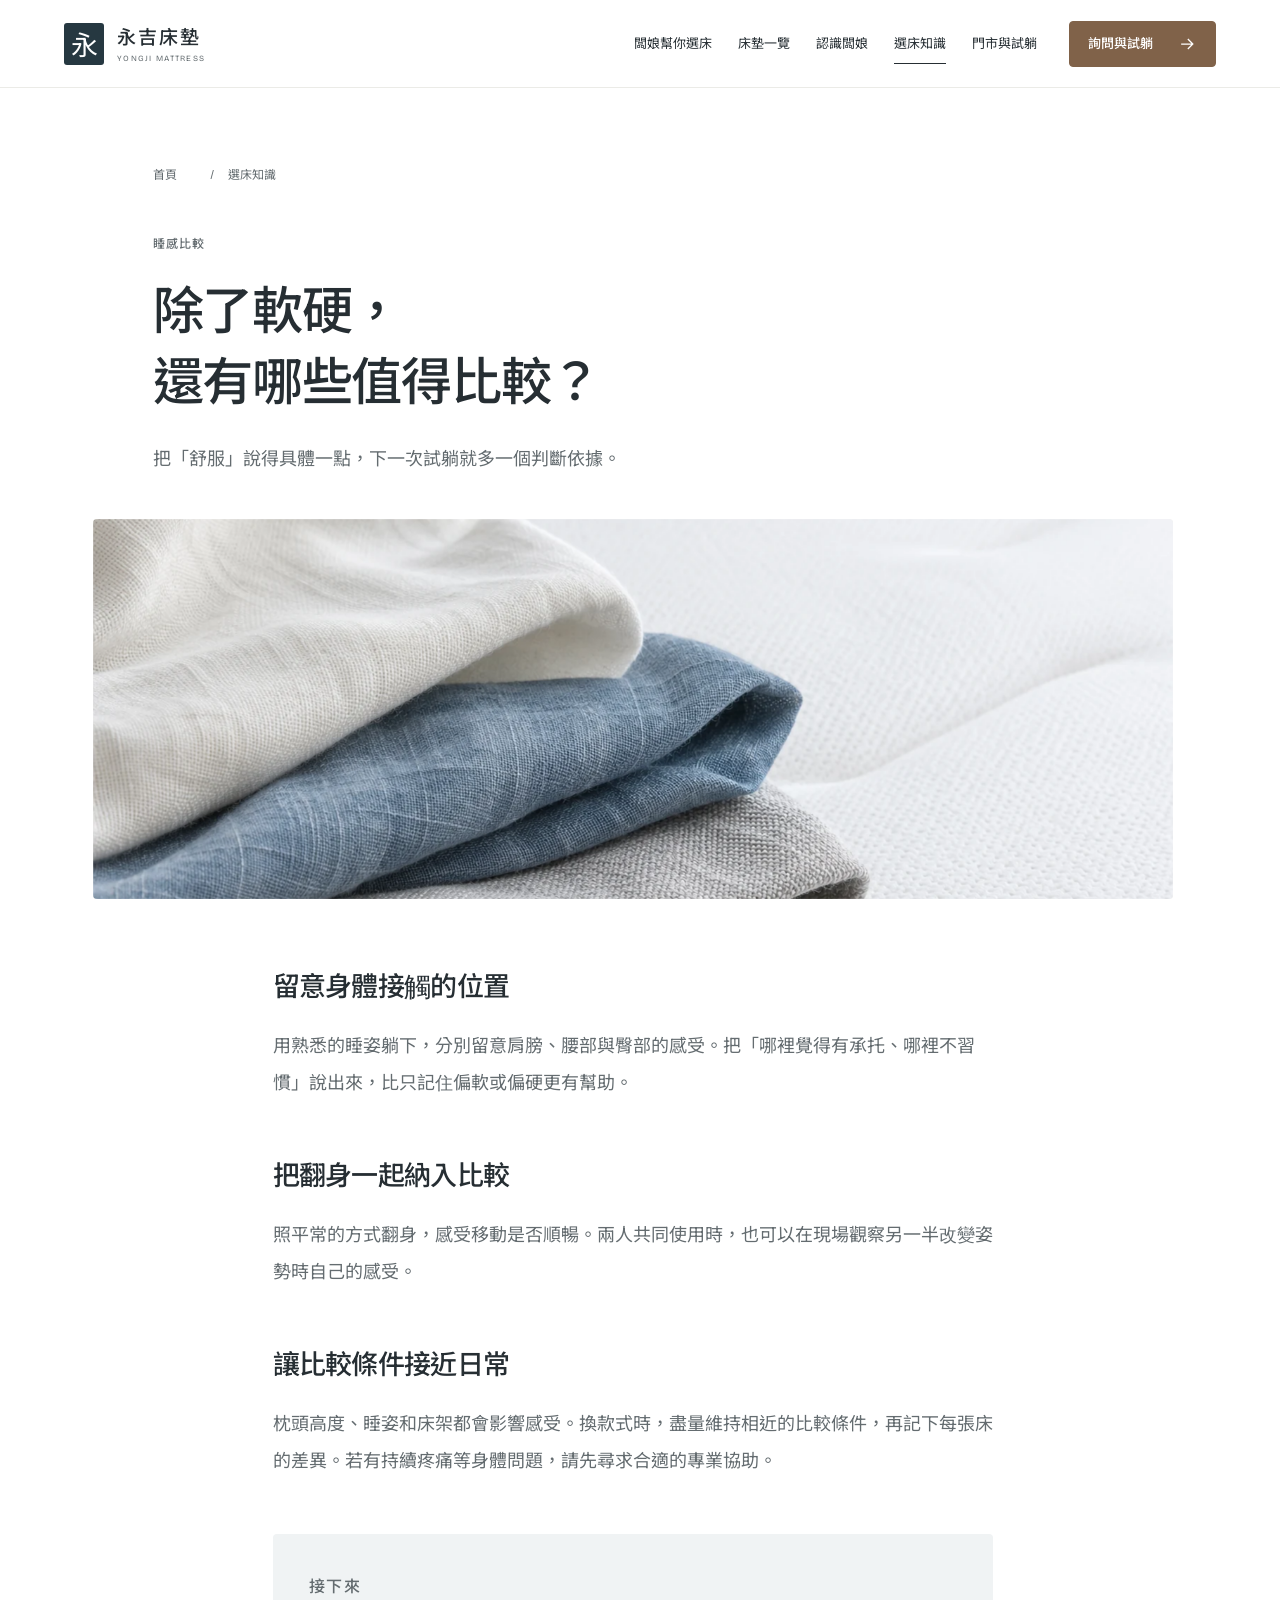
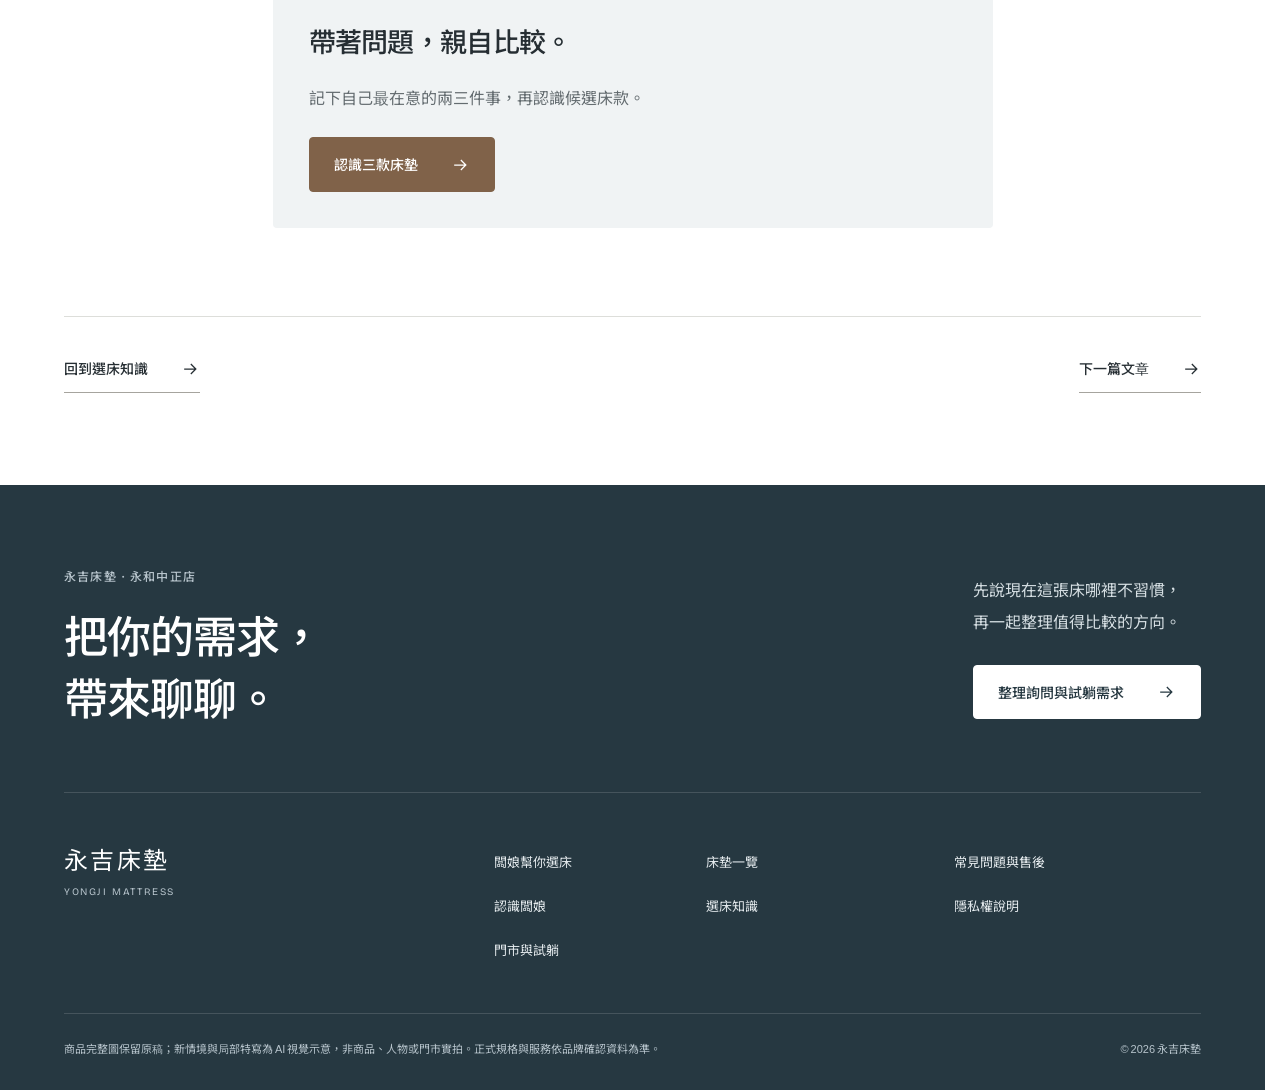
<file: article-feel.html>
<!doctype html>
<html lang="zh-Hant" data-type="place"><head><meta charset="utf-8"><meta name="viewport" content="width=device-width,initial-scale=1,viewport-fit=cover"><title>除了軟硬，還有哪些值得比較？｜永吉床墊</title><meta name="description" content="把「舒服」說得具體一點，下一次試躺就多一個判斷依據。"><meta name="robots" content="noindex,nofollow"><meta name="theme-color" content="#faf9f6"><meta name="page-type" content="place"><meta name="site-kind" content="other"><meta property="og:type" content="website"><meta property="og:title" content="除了軟硬，還有哪些值得比較？｜永吉床墊"><meta property="og:description" content="把「舒服」說得具體一點，下一次試躺就多一個判斷依據。"><meta property="og:image" content="assets/white-detail-hero.webp"><link rel="icon" href="assets/favicon.svg" type="image/svg+xml"><link rel="stylesheet" href="assets/site.css?v=20261113-motion2"><script src="assets/site.js?v=20261113-motion2" defer></script></head><body><a class="skip-link" href="#main">跳至主要內容</a><header class="site-header"><div class="wrap header-inner"><a class="brand" href="index.html" aria-label="永吉床墊首頁"><span class="brand-mark" aria-hidden="true">永</span><span class="brand-name">永吉床墊<small>YONGJI MATTRESS</small></span></a><nav class="desktop-nav" aria-label="主要導覽"><a href="guide.html">闆娘幫你選床</a><a href="mattresses.html">床墊一覽</a><a href="owner.html">認識闆娘</a><a href="journal.html" aria-current="page">選床知識</a><a href="visit.html">門市與試躺</a></nav><a class="button header-cta" href="visit.html#contact"><span>詢問與試躺</span><svg class="arrow" viewBox="0 0 24 24" width="20" height="20" fill="none" aria-hidden="true"><path d="M5 12h14m-6-6 6 6-6 6" stroke="currentColor" stroke-width="1.5"/></svg></a><button class="menu-button" aria-label="開啟選單" aria-controls="mobile-nav" aria-expanded="false"><span></span><span></span></button></div></header><dialog class="mobile-nav" id="mobile-nav" aria-label="網站選單"><div class="mobile-nav-head"><span>永吉床墊</span><button class="menu-close" aria-label="關閉選單">×</button></div><nav aria-label="手機主要導覽"><a href="guide.html">闆娘幫你選床</a><a href="mattresses.html">床墊一覽</a><a href="owner.html">認識闆娘</a><a href="journal.html" aria-current="page">選床知識</a><a href="visit.html">門市與試躺</a></nav><a class="button" href="visit.html#contact"><span>詢問與試躺</span><svg class="arrow" viewBox="0 0 24 24" width="20" height="20" fill="none" aria-hidden="true"><path d="M5 12h14m-6-6 6 6-6 6" stroke="currentColor" stroke-width="1.5"/></svg></a></dialog><main id="main"><article class="article"><header class="article-header wrap"><nav class="breadcrumbs" aria-label="麵包屑"><a href="index.html">首頁</a><span aria-hidden="true">/</span><span>選床知識</span></nav><p class="overline">睡感比較</p><h1>除了軟硬，<br>還有哪些值得比較？</h1><p class="article-lead">把「舒服」說得具體一點，下一次試躺就多一個判斷依據。</p></header><div class="wrap article-image"><figure class="photo "><img src="assets/editorial-fabric.webp" alt="無人物的寢具 AI 情境示意" width="1672" height="1100" fetchpriority="high" decoding="async"></figure></div><div class="article-body"><section><h2>留意身體接觸的位置</h2><p>用熟悉的睡姿躺下，分別留意肩膀、腰部與臀部的感受。把「哪裡覺得有承托、哪裡不習慣」說出來，比只記住偏軟或偏硬更有幫助。</p></section><section><h2>把翻身一起納入比較</h2><p>照平常的方式翻身，感受移動是否順暢。兩人共同使用時，也可以在現場觀察另一半改變姿勢時自己的感受。</p></section><section><h2>讓比較條件接近日常</h2><p>枕頭高度、睡姿和床架都會影響感受。換款式時，盡量維持相近的比較條件，再記下每張床的差異。若有持續疼痛等身體問題，請先尋求合適的專業協助。</p></section><aside class="reading-next"><p class="overline">接下來</p><h2>帶著問題，親自比較。</h2><p>記下自己最在意的兩三件事，再認識候選床款。</p><a class="button" href="mattresses.html"><span>認識三款床墊</span><svg class="arrow" viewBox="0 0 24 24" width="20" height="20" fill="none" aria-hidden="true"><path d="M5 12h14m-6-6 6 6-6 6" stroke="currentColor" stroke-width="1.5"/></svg></a></aside></div></article><nav class="wrap article-pagination" aria-label="文章導覽"><a class="text-link" href="journal.html"><span>回到選床知識</span><svg class="arrow" viewBox="0 0 24 24" width="20" height="20" fill="none" aria-hidden="true"><path d="M5 12h14m-6-6 6 6-6 6" stroke="currentColor" stroke-width="1.5"/></svg></a><a class="text-link" href="article-couples.html"><span>下一篇文章</span><svg class="arrow" viewBox="0 0 24 24" width="20" height="20" fill="none" aria-hidden="true"><path d="M5 12h14m-6-6 6 6-6 6" stroke="currentColor" stroke-width="1.5"/></svg></a></nav></main><footer class="site-footer"><div class="wrap"><div class="footer-call"><div><p class="overline">永吉床墊・永和中正店</p><h2>把你的需求，<br>帶來聊聊。</h2></div><div><p>先說現在這張床哪裡不習慣，<br>再一起整理值得比較的方向。</p><a class="button button-light" href="visit.html#contact"><span>整理詢問與試躺需求</span><svg class="arrow" viewBox="0 0 24 24" width="20" height="20" fill="none" aria-hidden="true"><path d="M5 12h14m-6-6 6 6-6 6" stroke="currentColor" stroke-width="1.5"/></svg></a></div></div><div class="footer-links"><a class="footer-brand" href="index.html">永吉床墊<span>YONGJI MATTRESS</span></a><nav aria-label="頁尾網站導覽"><a href="guide.html">闆娘幫你選床</a><a href="mattresses.html">床墊一覽</a><a href="owner.html">認識闆娘</a><a href="journal.html">選床知識</a><a href="visit.html">門市與試躺</a></nav><nav aria-label="支援與政策"><a href="faq.html">常見問題與售後</a><a href="privacy.html">隱私權說明</a></nav></div><div class="footer-legal"><p>商品完整圖保留原稿；新情境與局部特寫為 AI 視覺示意，非商品、人物或門市實拍。正式規格與服務依品牌確認資料為準。</p><span>© 2026 永吉床墊</span></div></div></footer><nav class="mobile-action" aria-label="快速入口"><a href="guide.html">選床指南</a><a href="visit.html#contact">詢問與試躺 <svg class="arrow" viewBox="0 0 24 24" width="20" height="20" fill="none" aria-hidden="true"><path d="M5 12h14m-6-6 6 6-6 6" stroke="currentColor" stroke-width="1.5"/></svg></a></nav></body></html>
</file>
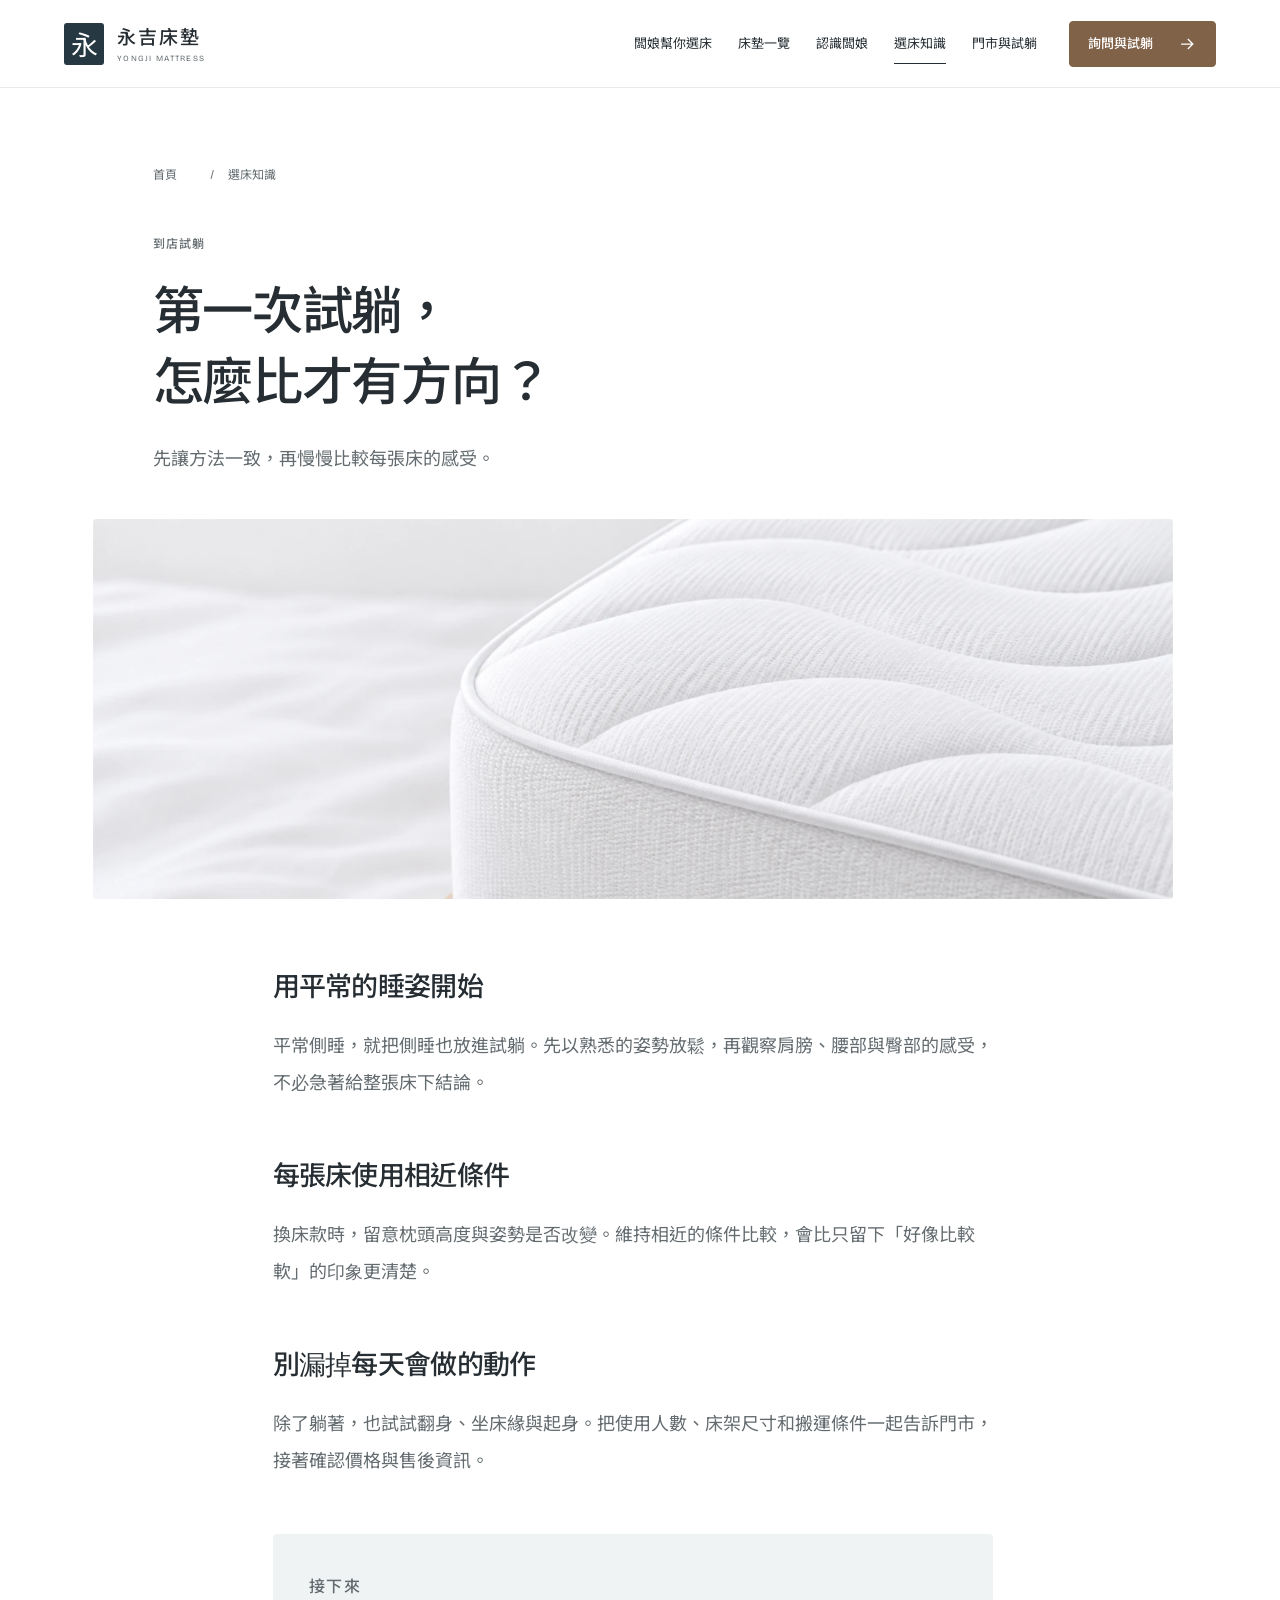
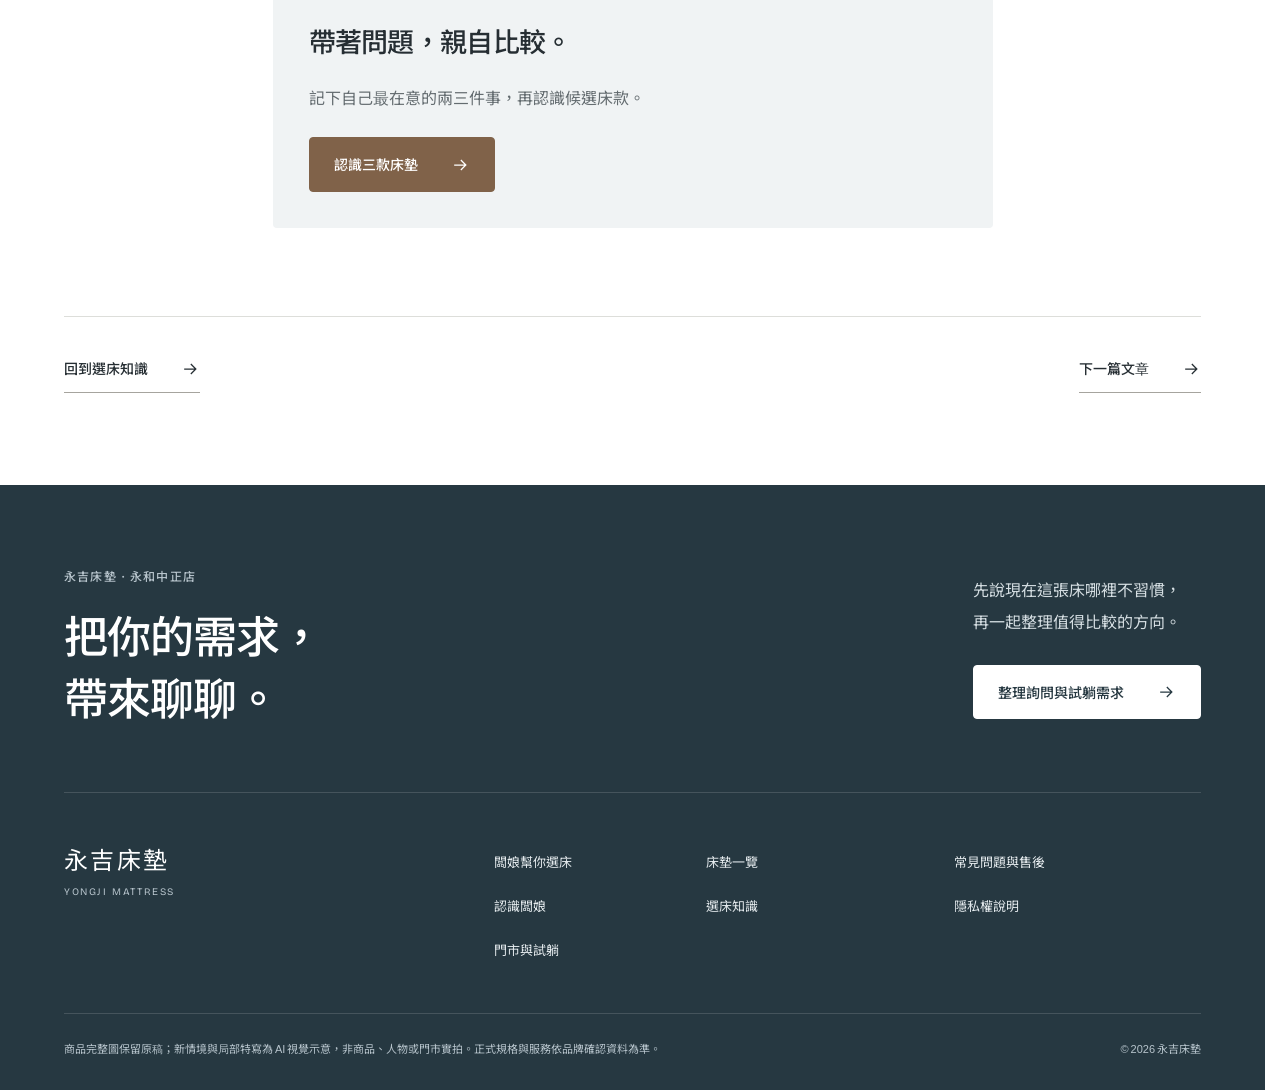
<file: article-first-visit.html>
<!doctype html>
<html lang="zh-Hant" data-type="place"><head><meta charset="utf-8"><meta name="viewport" content="width=device-width,initial-scale=1,viewport-fit=cover"><title>第一次試躺，怎麼比才有方向？｜永吉床墊</title><meta name="description" content="先讓方法一致，再慢慢比較每張床的感受。"><meta name="robots" content="noindex,nofollow"><meta name="theme-color" content="#faf9f6"><meta name="page-type" content="place"><meta name="site-kind" content="other"><meta property="og:type" content="website"><meta property="og:title" content="第一次試躺，怎麼比才有方向？｜永吉床墊"><meta property="og:description" content="先讓方法一致，再慢慢比較每張床的感受。"><meta property="og:image" content="assets/white-detail-hero.webp"><link rel="icon" href="assets/favicon.svg" type="image/svg+xml"><link rel="stylesheet" href="assets/site.css?v=20261113-motion2"><script src="assets/site.js?v=20261113-motion2" defer></script></head><body><a class="skip-link" href="#main">跳至主要內容</a><header class="site-header"><div class="wrap header-inner"><a class="brand" href="index.html" aria-label="永吉床墊首頁"><span class="brand-mark" aria-hidden="true">永</span><span class="brand-name">永吉床墊<small>YONGJI MATTRESS</small></span></a><nav class="desktop-nav" aria-label="主要導覽"><a href="guide.html">闆娘幫你選床</a><a href="mattresses.html">床墊一覽</a><a href="owner.html">認識闆娘</a><a href="journal.html" aria-current="page">選床知識</a><a href="visit.html">門市與試躺</a></nav><a class="button header-cta" href="visit.html#contact"><span>詢問與試躺</span><svg class="arrow" viewBox="0 0 24 24" width="20" height="20" fill="none" aria-hidden="true"><path d="M5 12h14m-6-6 6 6-6 6" stroke="currentColor" stroke-width="1.5"/></svg></a><button class="menu-button" aria-label="開啟選單" aria-controls="mobile-nav" aria-expanded="false"><span></span><span></span></button></div></header><dialog class="mobile-nav" id="mobile-nav" aria-label="網站選單"><div class="mobile-nav-head"><span>永吉床墊</span><button class="menu-close" aria-label="關閉選單">×</button></div><nav aria-label="手機主要導覽"><a href="guide.html">闆娘幫你選床</a><a href="mattresses.html">床墊一覽</a><a href="owner.html">認識闆娘</a><a href="journal.html" aria-current="page">選床知識</a><a href="visit.html">門市與試躺</a></nav><a class="button" href="visit.html#contact"><span>詢問與試躺</span><svg class="arrow" viewBox="0 0 24 24" width="20" height="20" fill="none" aria-hidden="true"><path d="M5 12h14m-6-6 6 6-6 6" stroke="currentColor" stroke-width="1.5"/></svg></a></dialog><main id="main"><article class="article"><header class="article-header wrap"><nav class="breadcrumbs" aria-label="麵包屑"><a href="index.html">首頁</a><span aria-hidden="true">/</span><span>選床知識</span></nav><p class="overline">到店試躺</p><h1>第一次試躺，<br>怎麼比才有方向？</h1><p class="article-lead">先讓方法一致，再慢慢比較每張床的感受。</p></header><div class="wrap article-image"><figure class="photo "><img src="assets/white-detail-hero.webp" alt="無人物的寢具 AI 情境示意" width="1672" height="1100" fetchpriority="high" decoding="async"></figure></div><div class="article-body"><section><h2>用平常的睡姿開始</h2><p>平常側睡，就把側睡也放進試躺。先以熟悉的姿勢放鬆，再觀察肩膀、腰部與臀部的感受，不必急著給整張床下結論。</p></section><section><h2>每張床使用相近條件</h2><p>換床款時，留意枕頭高度與姿勢是否改變。維持相近的條件比較，會比只留下「好像比較軟」的印象更清楚。</p></section><section><h2>別漏掉每天會做的動作</h2><p>除了躺著，也試試翻身、坐床緣與起身。把使用人數、床架尺寸和搬運條件一起告訴門市，接著確認價格與售後資訊。</p></section><aside class="reading-next"><p class="overline">接下來</p><h2>帶著問題，親自比較。</h2><p>記下自己最在意的兩三件事，再認識候選床款。</p><a class="button" href="mattresses.html"><span>認識三款床墊</span><svg class="arrow" viewBox="0 0 24 24" width="20" height="20" fill="none" aria-hidden="true"><path d="M5 12h14m-6-6 6 6-6 6" stroke="currentColor" stroke-width="1.5"/></svg></a></aside></div></article><nav class="wrap article-pagination" aria-label="文章導覽"><a class="text-link" href="journal.html"><span>回到選床知識</span><svg class="arrow" viewBox="0 0 24 24" width="20" height="20" fill="none" aria-hidden="true"><path d="M5 12h14m-6-6 6 6-6 6" stroke="currentColor" stroke-width="1.5"/></svg></a><a class="text-link" href="article-feel.html"><span>下一篇文章</span><svg class="arrow" viewBox="0 0 24 24" width="20" height="20" fill="none" aria-hidden="true"><path d="M5 12h14m-6-6 6 6-6 6" stroke="currentColor" stroke-width="1.5"/></svg></a></nav></main><footer class="site-footer"><div class="wrap"><div class="footer-call"><div><p class="overline">永吉床墊・永和中正店</p><h2>把你的需求，<br>帶來聊聊。</h2></div><div><p>先說現在這張床哪裡不習慣，<br>再一起整理值得比較的方向。</p><a class="button button-light" href="visit.html#contact"><span>整理詢問與試躺需求</span><svg class="arrow" viewBox="0 0 24 24" width="20" height="20" fill="none" aria-hidden="true"><path d="M5 12h14m-6-6 6 6-6 6" stroke="currentColor" stroke-width="1.5"/></svg></a></div></div><div class="footer-links"><a class="footer-brand" href="index.html">永吉床墊<span>YONGJI MATTRESS</span></a><nav aria-label="頁尾網站導覽"><a href="guide.html">闆娘幫你選床</a><a href="mattresses.html">床墊一覽</a><a href="owner.html">認識闆娘</a><a href="journal.html">選床知識</a><a href="visit.html">門市與試躺</a></nav><nav aria-label="支援與政策"><a href="faq.html">常見問題與售後</a><a href="privacy.html">隱私權說明</a></nav></div><div class="footer-legal"><p>商品完整圖保留原稿；新情境與局部特寫為 AI 視覺示意，非商品、人物或門市實拍。正式規格與服務依品牌確認資料為準。</p><span>© 2026 永吉床墊</span></div></div></footer><nav class="mobile-action" aria-label="快速入口"><a href="guide.html">選床指南</a><a href="visit.html#contact">詢問與試躺 <svg class="arrow" viewBox="0 0 24 24" width="20" height="20" fill="none" aria-hidden="true"><path d="M5 12h14m-6-6 6 6-6 6" stroke="currentColor" stroke-width="1.5"/></svg></a></nav></body></html>
</file>
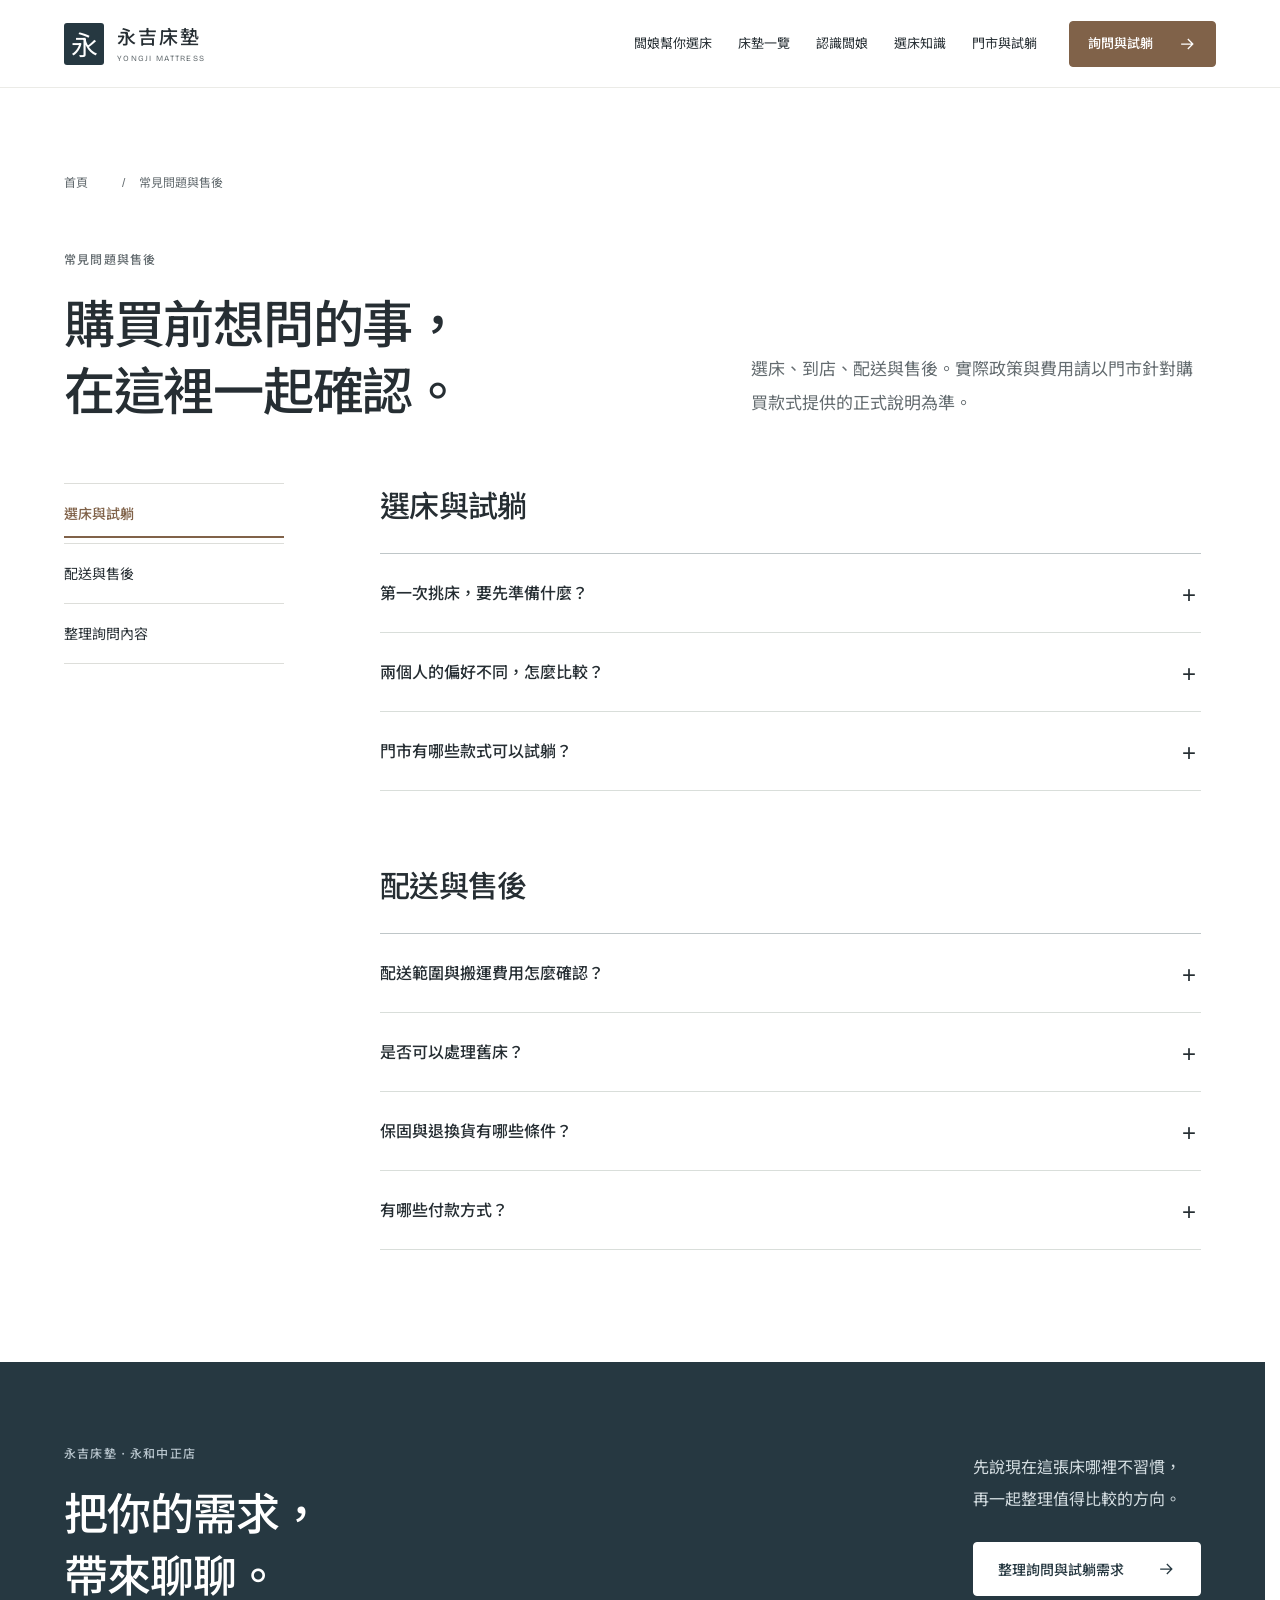
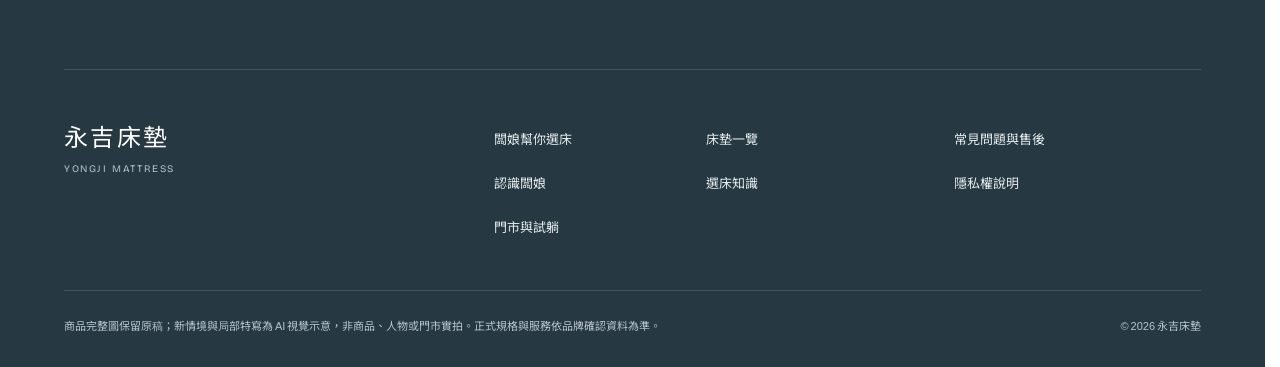
<file: faq.html>
<!doctype html>
<html lang="zh-Hant" data-type="place"><head><meta charset="utf-8"><meta name="viewport" content="width=device-width,initial-scale=1,viewport-fit=cover"><title>常見問題與售後｜永吉床墊</title><meta name="description" content="永吉床墊，從睡姿、使用人數與床架尺寸整理需求，認識米羅、維納斯與睡精靈，再到永和中正店親自比較。"><meta name="robots" content="noindex,nofollow"><meta name="theme-color" content="#faf9f6"><meta name="page-type" content="place"><meta name="site-kind" content="other"><meta property="og:type" content="website"><meta property="og:title" content="常見問題與售後｜永吉床墊"><meta property="og:description" content="永吉床墊，從睡姿、使用人數與床架尺寸整理需求，認識米羅、維納斯與睡精靈，再到永和中正店親自比較。"><meta property="og:image" content="assets/white-detail-hero.webp"><link rel="icon" href="assets/favicon.svg" type="image/svg+xml"><link rel="stylesheet" href="assets/site.css?v=20261113-motion2"><script src="assets/site.js?v=20261113-motion2" defer></script></head><body><a class="skip-link" href="#main">跳至主要內容</a><header class="site-header"><div class="wrap header-inner"><a class="brand" href="index.html" aria-label="永吉床墊首頁"><span class="brand-mark" aria-hidden="true">永</span><span class="brand-name">永吉床墊<small>YONGJI MATTRESS</small></span></a><nav class="desktop-nav" aria-label="主要導覽"><a href="guide.html">闆娘幫你選床</a><a href="mattresses.html">床墊一覽</a><a href="owner.html">認識闆娘</a><a href="journal.html">選床知識</a><a href="visit.html">門市與試躺</a></nav><a class="button header-cta" href="visit.html#contact"><span>詢問與試躺</span><svg class="arrow" viewBox="0 0 24 24" width="20" height="20" fill="none" aria-hidden="true"><path d="M5 12h14m-6-6 6 6-6 6" stroke="currentColor" stroke-width="1.5"/></svg></a><button class="menu-button" aria-label="開啟選單" aria-controls="mobile-nav" aria-expanded="false"><span></span><span></span></button></div></header><dialog class="mobile-nav" id="mobile-nav" aria-label="網站選單"><div class="mobile-nav-head"><span>永吉床墊</span><button class="menu-close" aria-label="關閉選單">×</button></div><nav aria-label="手機主要導覽"><a href="guide.html">闆娘幫你選床</a><a href="mattresses.html">床墊一覽</a><a href="owner.html">認識闆娘</a><a href="journal.html">選床知識</a><a href="visit.html">門市與試躺</a></nav><a class="button" href="visit.html#contact"><span>詢問與試躺</span><svg class="arrow" viewBox="0 0 24 24" width="20" height="20" fill="none" aria-hidden="true"><path d="M5 12h14m-6-6 6 6-6 6" stroke="currentColor" stroke-width="1.5"/></svg></a></dialog><main id="main"><section class="page-intro wrap"><nav class="breadcrumbs" aria-label="麵包屑"><a href="index.html">首頁</a><span aria-hidden="true">/</span><span>常見問題與售後</span></nav><div class="intro-grid"><div><p class="overline">常見問題與售後</p><h1>購買前想問的事，<br>在這裡一起確認。</h1></div><div class="intro-aside"><p class="lead">選床、到店、配送與售後。實際政策與費用請以門市針對購買款式提供的正式說明為準。</p></div></div></section><section class="section section-first"><div class="wrap support-layout"><nav class="support-nav" aria-label="問題分類"><a href="#choose">選床與試躺</a><a href="#delivery">配送與售後</a><a href="visit.html#contact">整理詢問內容</a></nav><div class="support-content"><section id="choose"><h2>選床與試躺</h2><div class="faq-list"><details><summary>第一次挑床，要先準備什麼？<span aria-hidden="true">+</span></summary><div class="answer"><p>記下目前的睡感、慣用睡姿、使用人數、床架內徑與預算。若床架有特殊造型，帶一張照片一起討論。</p></div></details><details><summary>兩個人的偏好不同，怎麼比較？<span aria-hidden="true">+</span></summary><div class="answer"><p>先把兩人的睡姿與偏好分開說明，再一起試躺。除了躺下，也觀察翻身、上下床與實際可用空間。</p></div></details><details><summary>門市有哪些款式可以試躺？<span aria-hidden="true">+</span></summary><div class="answer"><p>網站保留米羅、維納斯與睡精靈三款。實際展示款式、尺寸與當天安排，請在出發前向門市確認。</p></div></details></div></section><section id="delivery"><h2>配送與售後</h2><div class="faq-list"><details><summary>配送範圍與搬運費用怎麼確認？<span aria-hidden="true">+</span></summary><div class="answer"><p>提供配送區域、樓層、電梯及搬運路線，由門市依實際商品確認範圍、時段與完整費用。</p></div></details><details><summary>是否可以處理舊床？<span aria-hidden="true">+</span></summary><div class="answer"><p>是否提供舊床處理、適用地區及費用，請在訂購前向門市確認。</p></div></details><details><summary>保固與退換貨有哪些條件？<span aria-hidden="true">+</span></summary><div class="answer"><p>保固期限、適用情形及退換貨條件，請以實際購買款式及門市提供的正式政策為準。</p></div></details><details><summary>有哪些付款方式？<span aria-hidden="true">+</span></summary><div class="answer"><p>確認商品、尺寸、配送及完整價格後，再向門市確認付款方式、訂金與尾款安排。</p></div></details></div></section></div></div></section></main><footer class="site-footer"><div class="wrap"><div class="footer-call"><div><p class="overline">永吉床墊・永和中正店</p><h2>把你的需求，<br>帶來聊聊。</h2></div><div><p>先說現在這張床哪裡不習慣，<br>再一起整理值得比較的方向。</p><a class="button button-light" href="visit.html#contact"><span>整理詢問與試躺需求</span><svg class="arrow" viewBox="0 0 24 24" width="20" height="20" fill="none" aria-hidden="true"><path d="M5 12h14m-6-6 6 6-6 6" stroke="currentColor" stroke-width="1.5"/></svg></a></div></div><div class="footer-links"><a class="footer-brand" href="index.html">永吉床墊<span>YONGJI MATTRESS</span></a><nav aria-label="頁尾網站導覽"><a href="guide.html">闆娘幫你選床</a><a href="mattresses.html">床墊一覽</a><a href="owner.html">認識闆娘</a><a href="journal.html">選床知識</a><a href="visit.html">門市與試躺</a></nav><nav aria-label="支援與政策"><a href="faq.html">常見問題與售後</a><a href="privacy.html">隱私權說明</a></nav></div><div class="footer-legal"><p>商品完整圖保留原稿；新情境與局部特寫為 AI 視覺示意，非商品、人物或門市實拍。正式規格與服務依品牌確認資料為準。</p><span>© 2026 永吉床墊</span></div></div></footer><nav class="mobile-action" aria-label="快速入口"><a href="guide.html">選床指南</a><a href="visit.html#contact">詢問與試躺 <svg class="arrow" viewBox="0 0 24 24" width="20" height="20" fill="none" aria-hidden="true"><path d="M5 12h14m-6-6 6 6-6 6" stroke="currentColor" stroke-width="1.5"/></svg></a></nav></body></html>
</file>
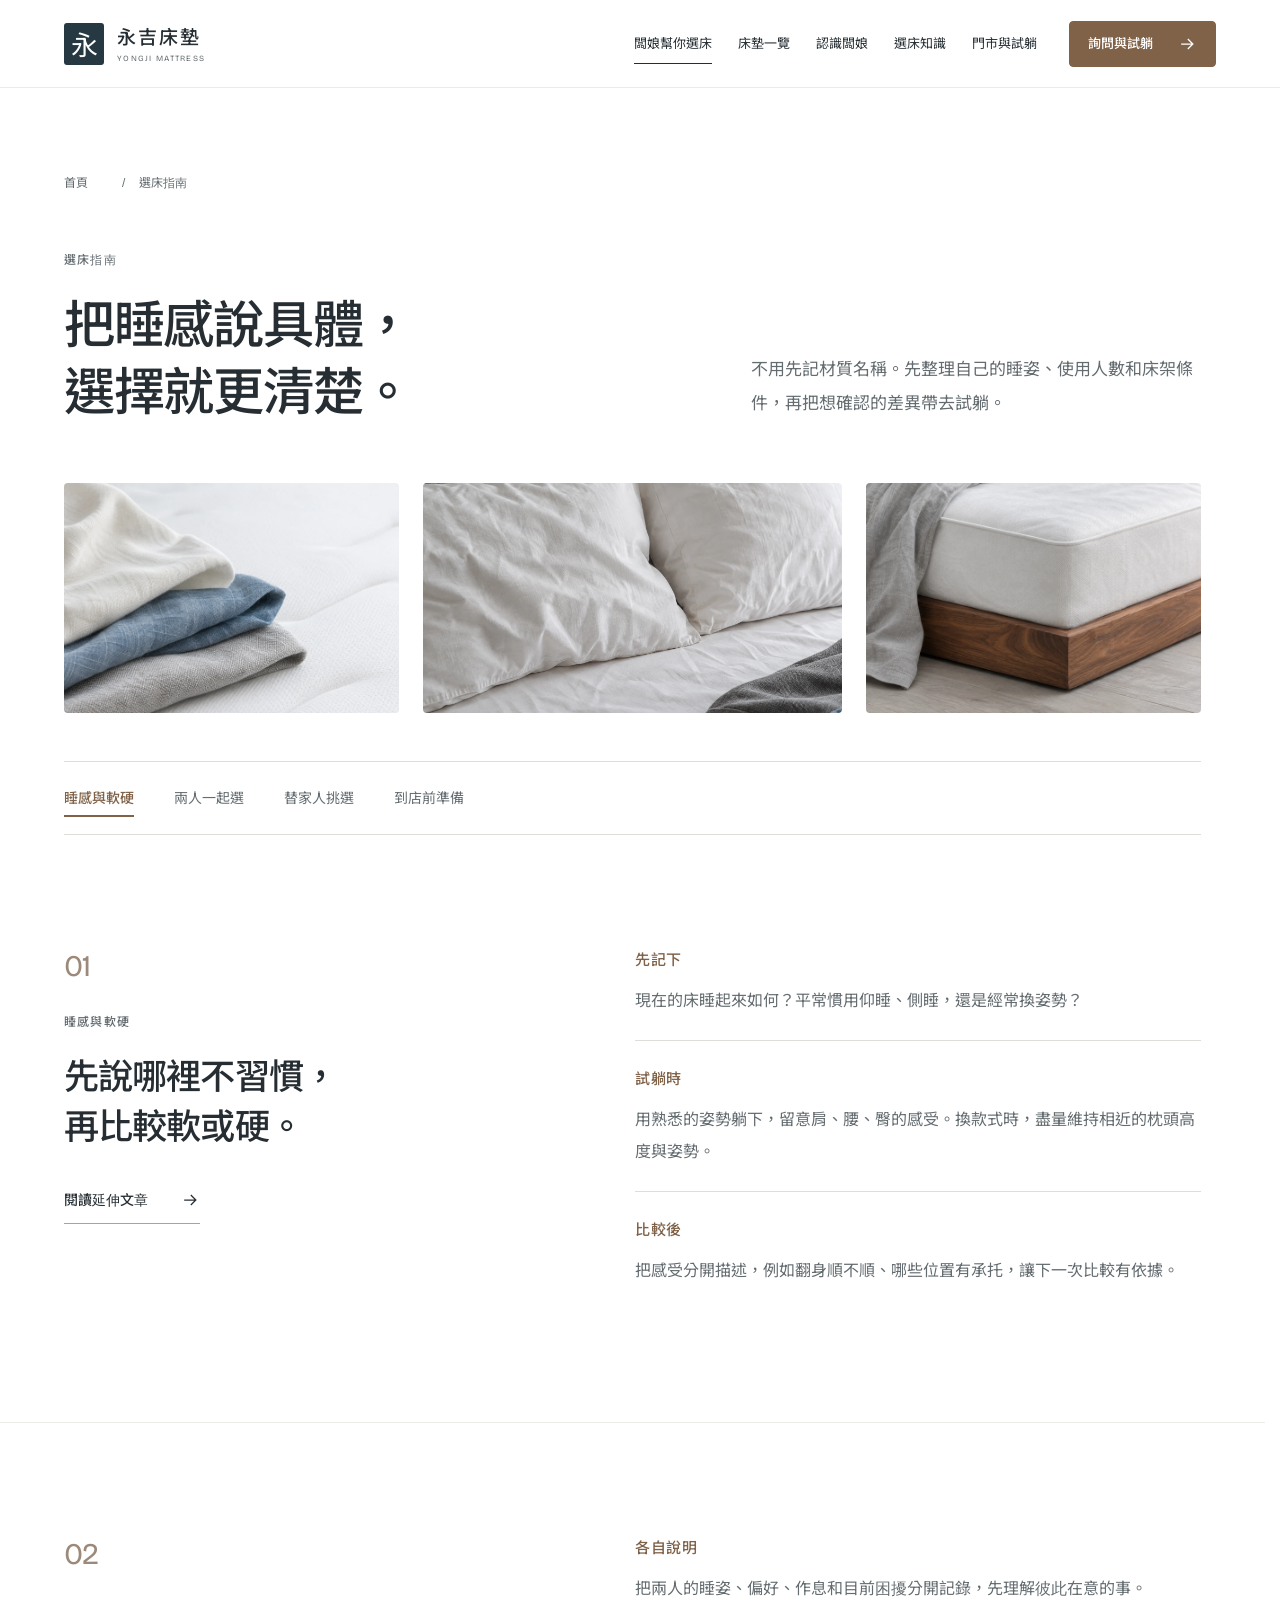
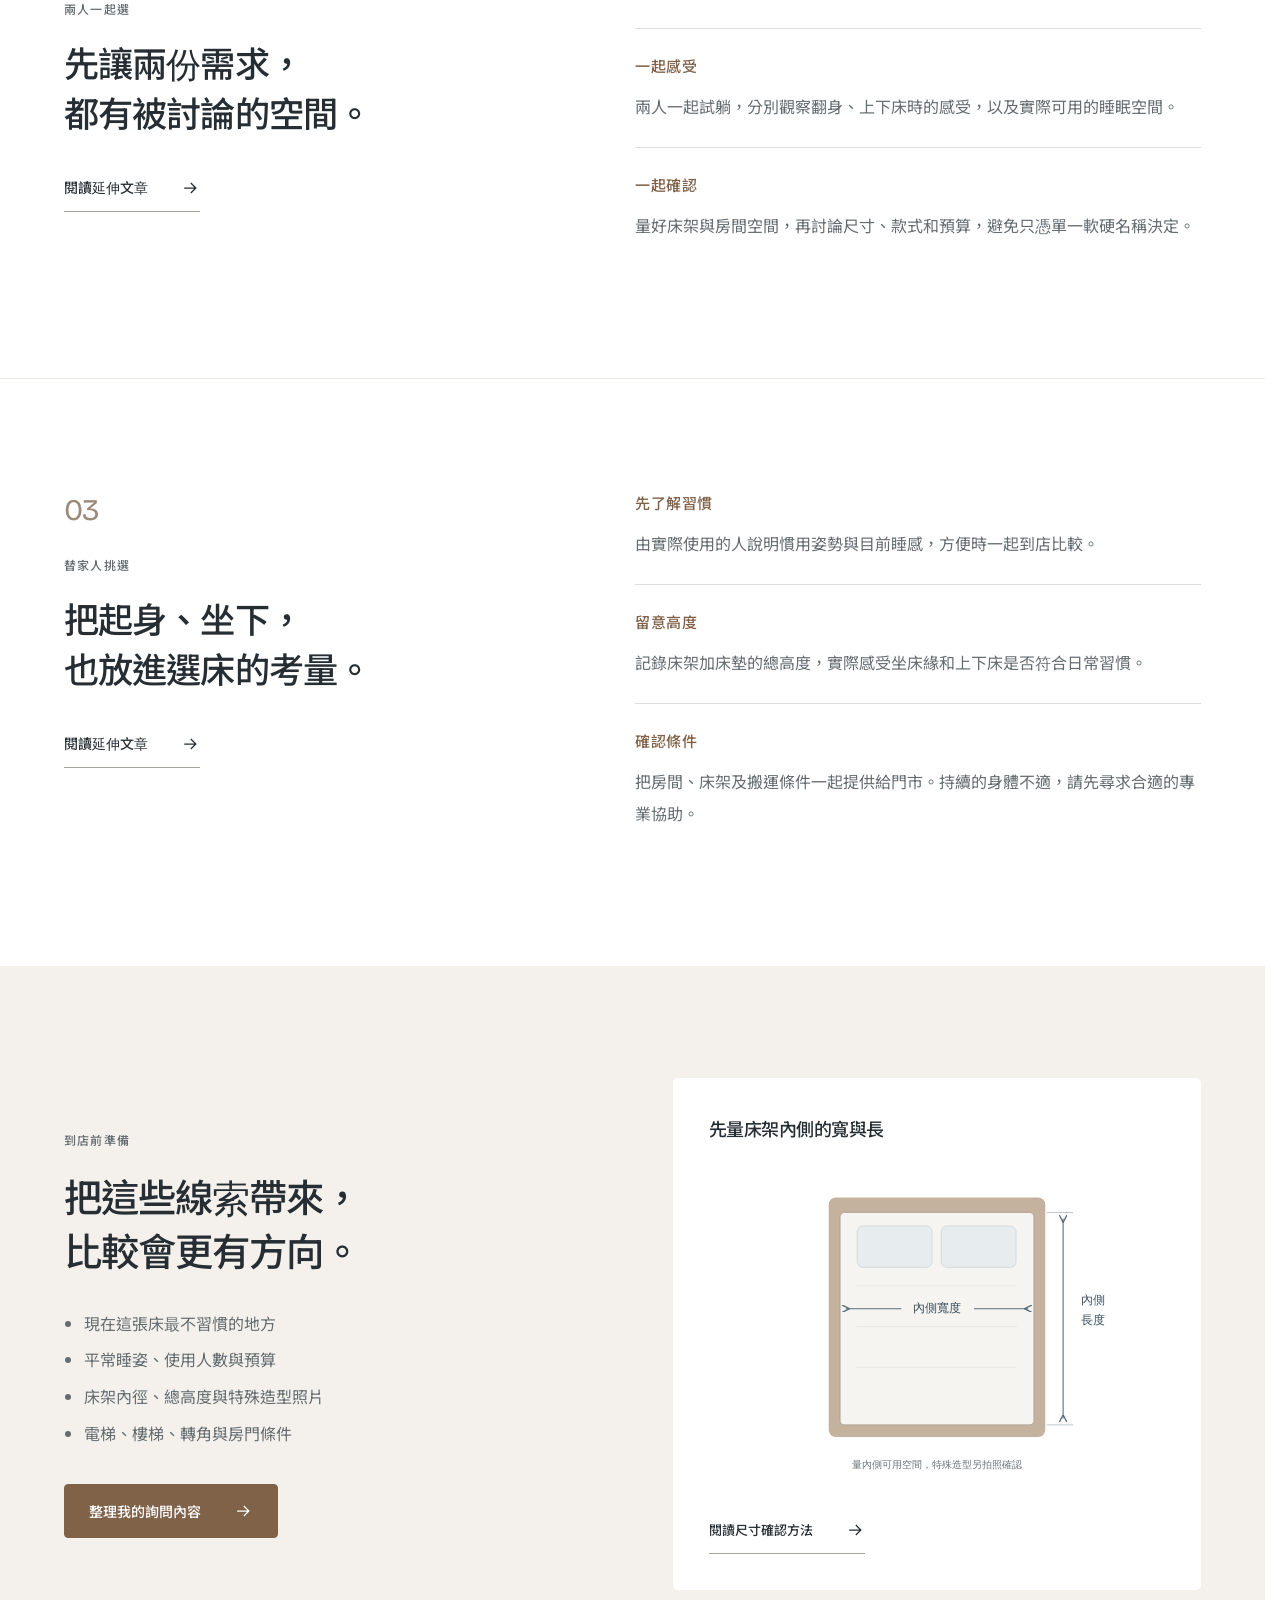
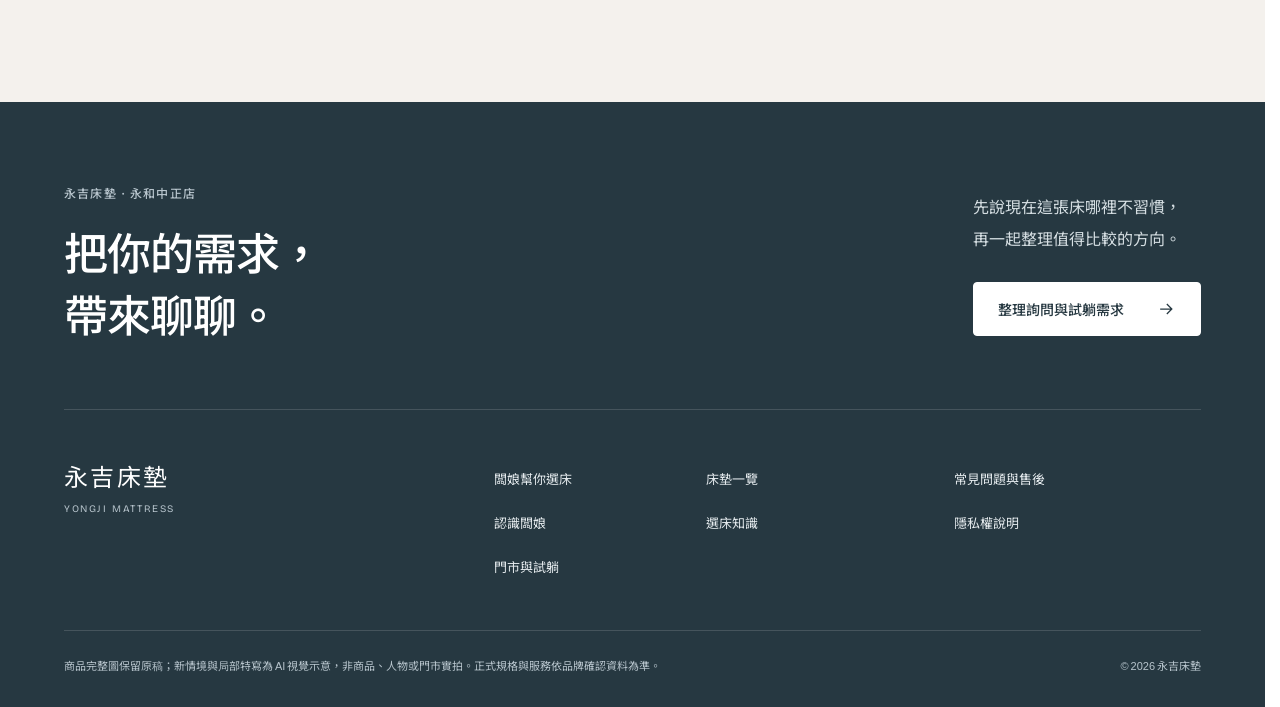
<file: guide.html>
<!doctype html>
<html lang="zh-Hant" data-type="place"><head><meta charset="utf-8"><meta name="viewport" content="width=device-width,initial-scale=1,viewport-fit=cover"><title>闆娘幫你選床｜永吉床墊</title><meta name="description" content="永吉床墊，從睡姿、使用人數與床架尺寸整理需求，認識米羅、維納斯與睡精靈，再到永和中正店親自比較。"><meta name="robots" content="noindex,nofollow"><meta name="theme-color" content="#faf9f6"><meta name="page-type" content="place"><meta name="site-kind" content="other"><meta property="og:type" content="website"><meta property="og:title" content="闆娘幫你選床｜永吉床墊"><meta property="og:description" content="永吉床墊，從睡姿、使用人數與床架尺寸整理需求，認識米羅、維納斯與睡精靈，再到永和中正店親自比較。"><meta property="og:image" content="assets/white-detail-hero.webp"><link rel="icon" href="assets/favicon.svg" type="image/svg+xml"><link rel="stylesheet" href="assets/site.css?v=20261113-motion2"><script src="assets/site.js?v=20261113-motion2" defer></script></head><body><a class="skip-link" href="#main">跳至主要內容</a><header class="site-header"><div class="wrap header-inner"><a class="brand" href="index.html" aria-label="永吉床墊首頁"><span class="brand-mark" aria-hidden="true">永</span><span class="brand-name">永吉床墊<small>YONGJI MATTRESS</small></span></a><nav class="desktop-nav" aria-label="主要導覽"><a href="guide.html" aria-current="page">闆娘幫你選床</a><a href="mattresses.html">床墊一覽</a><a href="owner.html">認識闆娘</a><a href="journal.html">選床知識</a><a href="visit.html">門市與試躺</a></nav><a class="button header-cta" href="visit.html#contact"><span>詢問與試躺</span><svg class="arrow" viewBox="0 0 24 24" width="20" height="20" fill="none" aria-hidden="true"><path d="M5 12h14m-6-6 6 6-6 6" stroke="currentColor" stroke-width="1.5"/></svg></a><button class="menu-button" aria-label="開啟選單" aria-controls="mobile-nav" aria-expanded="false"><span></span><span></span></button></div></header><dialog class="mobile-nav" id="mobile-nav" aria-label="網站選單"><div class="mobile-nav-head"><span>永吉床墊</span><button class="menu-close" aria-label="關閉選單">×</button></div><nav aria-label="手機主要導覽"><a href="guide.html" aria-current="page">闆娘幫你選床</a><a href="mattresses.html">床墊一覽</a><a href="owner.html">認識闆娘</a><a href="journal.html">選床知識</a><a href="visit.html">門市與試躺</a></nav><a class="button" href="visit.html#contact"><span>詢問與試躺</span><svg class="arrow" viewBox="0 0 24 24" width="20" height="20" fill="none" aria-hidden="true"><path d="M5 12h14m-6-6 6 6-6 6" stroke="currentColor" stroke-width="1.5"/></svg></a></dialog><main id="main"><section class="page-intro wrap"><nav class="breadcrumbs" aria-label="麵包屑"><a href="index.html">首頁</a><span aria-hidden="true">/</span><span>選床指南</span></nav><div class="intro-grid"><div><p class="overline">選床指南</p><h1>把睡感說具體，<br>選擇就更清楚。</h1></div><div class="intro-aside"><p class="lead">不用先記材質名稱。先整理自己的睡姿、使用人數和床架條件，再把想確認的差異帶去試躺。</p></div></div></section><div class="wrap guide-ribbon"><figure class="photo "><img src="assets/editorial-fabric.webp" alt="寢具布料 AI 情境示意" width="1672" height="1100" loading="lazy" decoding="async"></figure><figure class="photo "><img src="assets/editorial-pillow.webp" alt="雙枕寢具 AI 情境示意" width="1672" height="1100" loading="lazy" decoding="async"></figure><figure class="photo "><img src="assets/editorial-edge.webp" alt="床架與床墊 AI 情境示意" width="1672" height="1100" loading="lazy" decoding="async"></figure></div><nav class="wrap chapter-nav" aria-label="指南章節"><a href="#feel">睡感與軟硬</a><a href="#couple">兩人一起選</a><a href="#care">替家人挑選</a><a href="#prepare">到店前準備</a></nav><section class="section guide-chapter" id="feel"><div class="wrap chapter-grid"><div class="chapter-heading"><span class="chapter-number">01</span><p class="overline">睡感與軟硬</p><h2>先說哪裡不習慣，<br>再比較軟或硬。</h2><a class="text-link" href="article-feel.html"><span>閱讀延伸文章</span><svg class="arrow" viewBox="0 0 24 24" width="20" height="20" fill="none" aria-hidden="true"><path d="M5 12h14m-6-6 6 6-6 6" stroke="currentColor" stroke-width="1.5"/></svg></a></div><div class="check-list"><article><h3>先記下</h3><p>現在的床睡起來如何？平常慣用仰睡、側睡，還是經常換姿勢？</p></article><article><h3>試躺時</h3><p>用熟悉的姿勢躺下，留意肩、腰、臀的感受。換款式時，盡量維持相近的枕頭高度與姿勢。</p></article><article><h3>比較後</h3><p>把感受分開描述，例如翻身順不順、哪些位置有承托，讓下一次比較有依據。</p></article></div></div></section><section class="section guide-chapter" id="couple"><div class="wrap chapter-grid"><div class="chapter-heading"><span class="chapter-number">02</span><p class="overline">兩人一起選</p><h2>先讓兩份需求，<br>都有被討論的空間。</h2><a class="text-link" href="article-couples.html"><span>閱讀延伸文章</span><svg class="arrow" viewBox="0 0 24 24" width="20" height="20" fill="none" aria-hidden="true"><path d="M5 12h14m-6-6 6 6-6 6" stroke="currentColor" stroke-width="1.5"/></svg></a></div><div class="check-list"><article><h3>各自說明</h3><p>把兩人的睡姿、偏好、作息和目前困擾分開記錄，先理解彼此在意的事。</p></article><article><h3>一起感受</h3><p>兩人一起試躺，分別觀察翻身、上下床時的感受，以及實際可用的睡眠空間。</p></article><article><h3>一起確認</h3><p>量好床架與房間空間，再討論尺寸、款式和預算，避免只憑單一軟硬名稱決定。</p></article></div></div></section><section class="section guide-chapter" id="care"><div class="wrap chapter-grid"><div class="chapter-heading"><span class="chapter-number">03</span><p class="overline">替家人挑選</p><h2>把起身、坐下，<br>也放進選床的考量。</h2><a class="text-link" href="article-first-visit.html"><span>閱讀延伸文章</span><svg class="arrow" viewBox="0 0 24 24" width="20" height="20" fill="none" aria-hidden="true"><path d="M5 12h14m-6-6 6 6-6 6" stroke="currentColor" stroke-width="1.5"/></svg></a></div><div class="check-list"><article><h3>先了解習慣</h3><p>由實際使用的人說明慣用姿勢與目前睡感，方便時一起到店比較。</p></article><article><h3>留意高度</h3><p>記錄床架加床墊的總高度，實際感受坐床緣和上下床是否符合日常習慣。</p></article><article><h3>確認條件</h3><p>把房間、床架及搬運條件一起提供給門市。持續的身體不適，請先尋求合適的專業協助。</p></article></div></div></section><section class="section tone" id="prepare"><div class="wrap prepare-layout"><div><p class="overline">到店前準備</p><h2>把這些線索帶來，<br>比較會更有方向。</h2><ul class="plain-list"><li>現在這張床最不習慣的地方</li><li>平常睡姿、使用人數與預算</li><li>床架內徑、總高度與特殊造型照片</li><li>電梯、樓梯、轉角與房門條件</li></ul><a class="button" href="visit.html#contact"><span>整理我的詢問內容</span><svg class="arrow" viewBox="0 0 24 24" width="20" height="20" fill="none" aria-hidden="true"><path d="M5 12h14m-6-6 6 6-6 6" stroke="currentColor" stroke-width="1.5"/></svg></a></div><div class="diagram-panel"><h3>先量床架內側的寬與長</h3><img src="assets/bed-measure.svg" alt="床架俯視示意，量內側寬度與內側長度，並拍下特殊造型" width="640" height="470" loading="lazy"/><a class="text-link" href="article-dimensions.html"><span>閱讀尺寸確認方法</span><svg class="arrow" viewBox="0 0 24 24" width="20" height="20" fill="none" aria-hidden="true"><path d="M5 12h14m-6-6 6 6-6 6" stroke="currentColor" stroke-width="1.5"/></svg></a></div></div></section></main><footer class="site-footer"><div class="wrap"><div class="footer-call"><div><p class="overline">永吉床墊・永和中正店</p><h2>把你的需求，<br>帶來聊聊。</h2></div><div><p>先說現在這張床哪裡不習慣，<br>再一起整理值得比較的方向。</p><a class="button button-light" href="visit.html#contact"><span>整理詢問與試躺需求</span><svg class="arrow" viewBox="0 0 24 24" width="20" height="20" fill="none" aria-hidden="true"><path d="M5 12h14m-6-6 6 6-6 6" stroke="currentColor" stroke-width="1.5"/></svg></a></div></div><div class="footer-links"><a class="footer-brand" href="index.html">永吉床墊<span>YONGJI MATTRESS</span></a><nav aria-label="頁尾網站導覽"><a href="guide.html">闆娘幫你選床</a><a href="mattresses.html">床墊一覽</a><a href="owner.html">認識闆娘</a><a href="journal.html">選床知識</a><a href="visit.html">門市與試躺</a></nav><nav aria-label="支援與政策"><a href="faq.html">常見問題與售後</a><a href="privacy.html">隱私權說明</a></nav></div><div class="footer-legal"><p>商品完整圖保留原稿；新情境與局部特寫為 AI 視覺示意，非商品、人物或門市實拍。正式規格與服務依品牌確認資料為準。</p><span>© 2026 永吉床墊</span></div></div></footer><nav class="mobile-action" aria-label="快速入口"><a href="guide.html">選床指南</a><a href="visit.html#contact">詢問與試躺 <svg class="arrow" viewBox="0 0 24 24" width="20" height="20" fill="none" aria-hidden="true"><path d="M5 12h14m-6-6 6 6-6 6" stroke="currentColor" stroke-width="1.5"/></svg></a></nav></body></html>
</file>
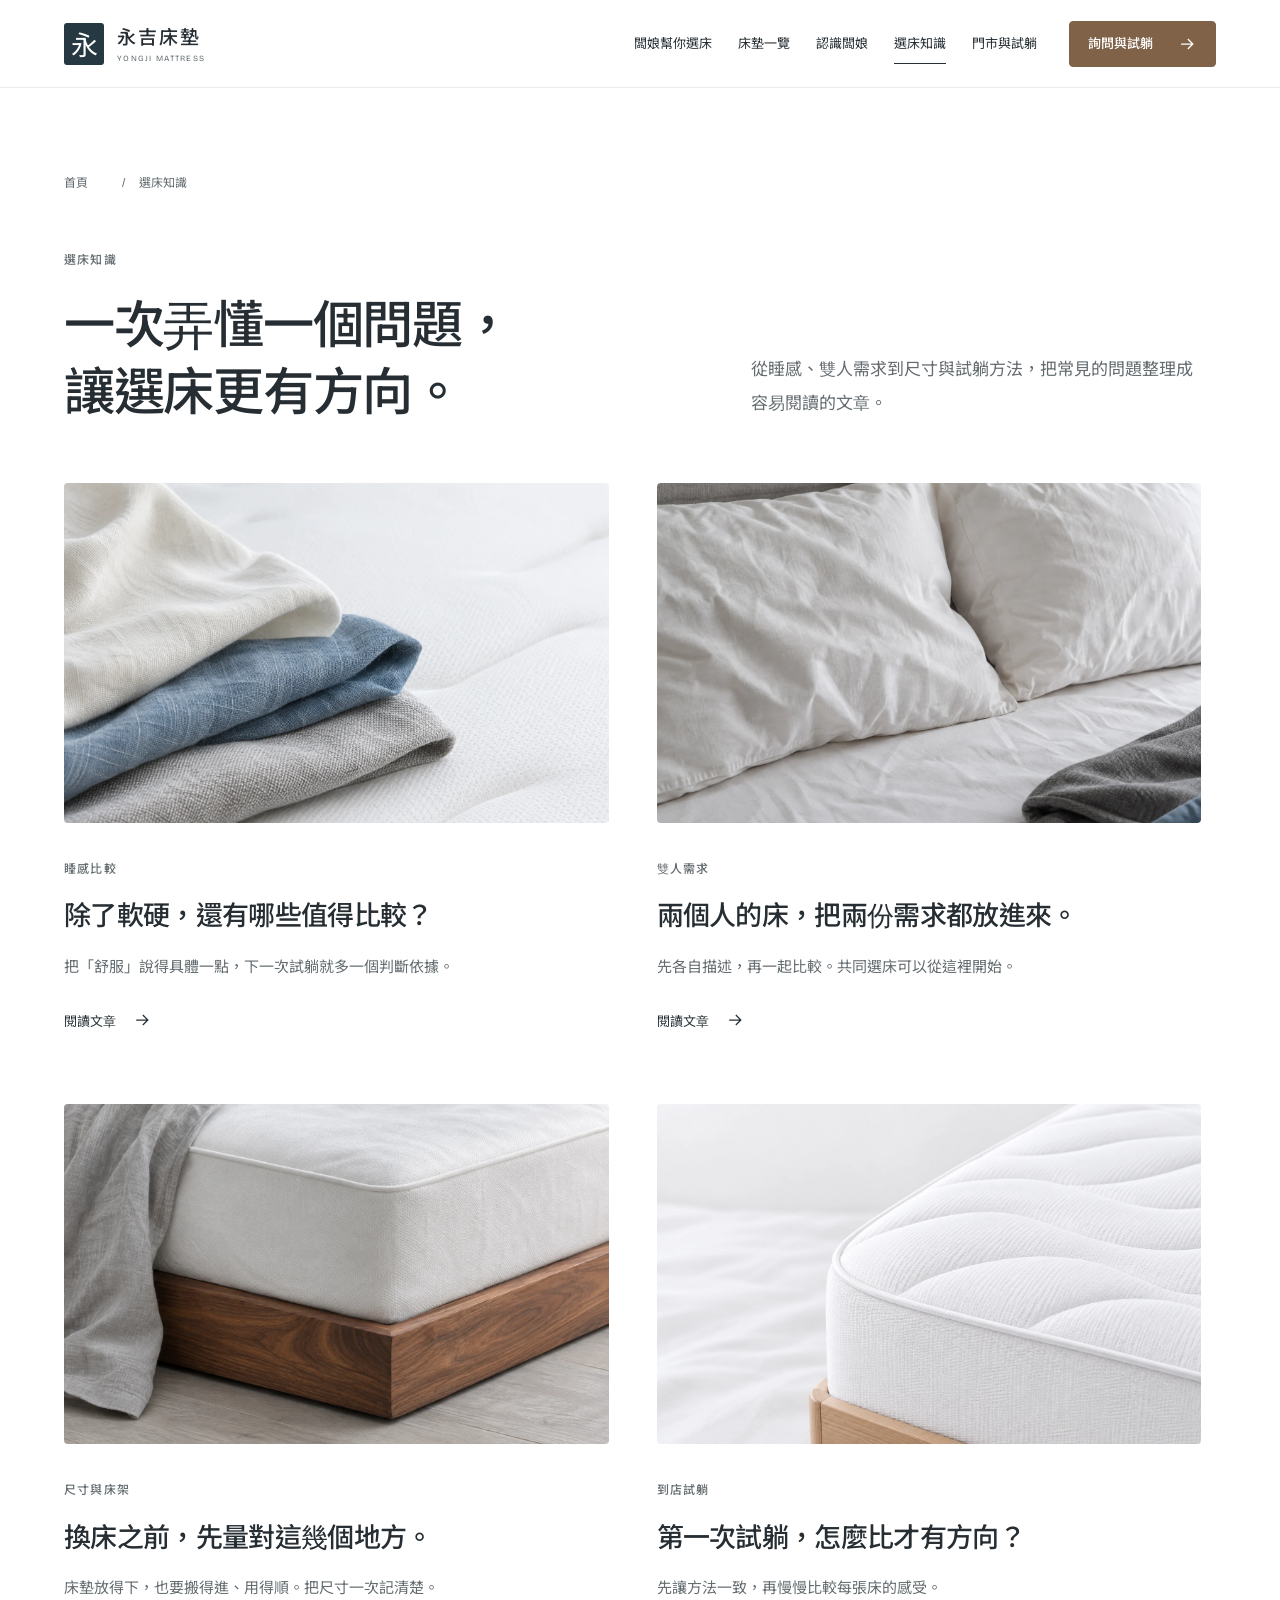
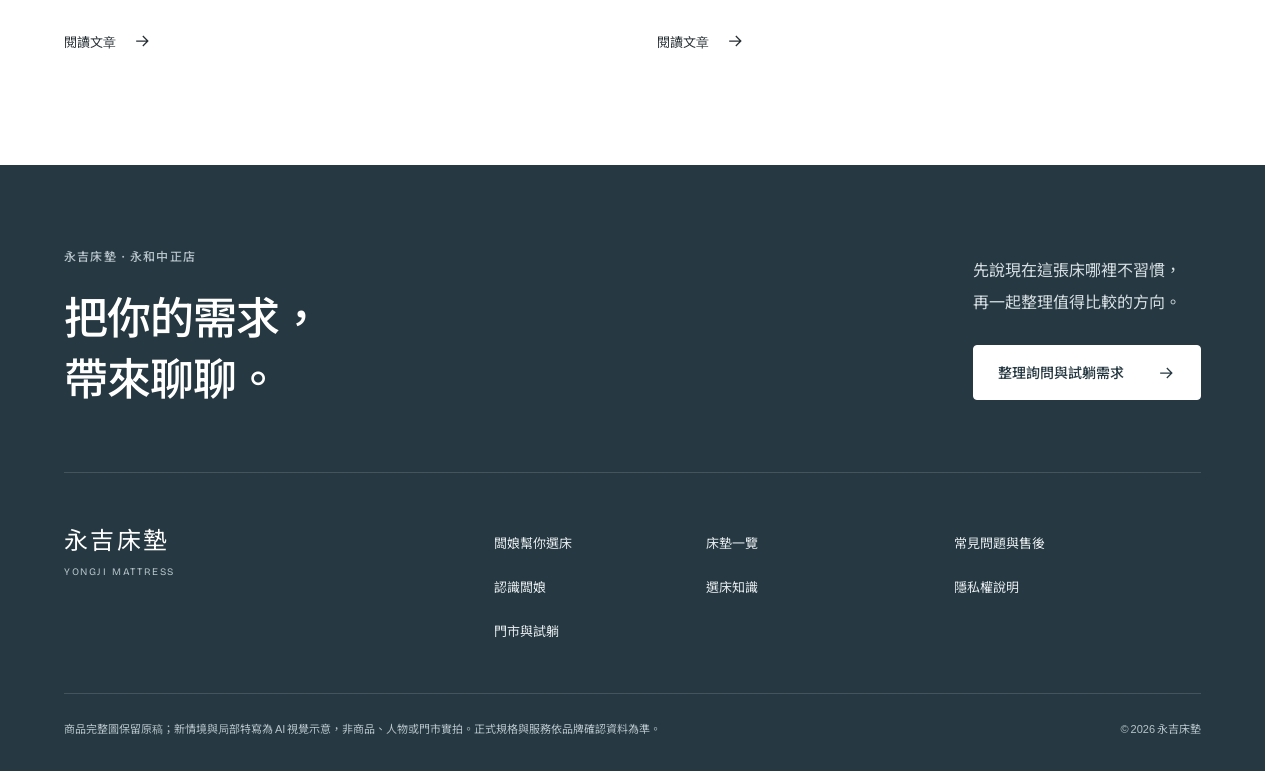
<file: journal.html>
<!doctype html>
<html lang="zh-Hant" data-type="place"><head><meta charset="utf-8"><meta name="viewport" content="width=device-width,initial-scale=1,viewport-fit=cover"><title>選床知識｜永吉床墊</title><meta name="description" content="永吉床墊，從睡姿、使用人數與床架尺寸整理需求，認識米羅、維納斯與睡精靈，再到永和中正店親自比較。"><meta name="robots" content="noindex,nofollow"><meta name="theme-color" content="#faf9f6"><meta name="page-type" content="place"><meta name="site-kind" content="other"><meta property="og:type" content="website"><meta property="og:title" content="選床知識｜永吉床墊"><meta property="og:description" content="永吉床墊，從睡姿、使用人數與床架尺寸整理需求，認識米羅、維納斯與睡精靈，再到永和中正店親自比較。"><meta property="og:image" content="assets/white-detail-hero.webp"><link rel="icon" href="assets/favicon.svg" type="image/svg+xml"><link rel="stylesheet" href="assets/site.css?v=20261113-motion2"><script src="assets/site.js?v=20261113-motion2" defer></script></head><body><a class="skip-link" href="#main">跳至主要內容</a><header class="site-header"><div class="wrap header-inner"><a class="brand" href="index.html" aria-label="永吉床墊首頁"><span class="brand-mark" aria-hidden="true">永</span><span class="brand-name">永吉床墊<small>YONGJI MATTRESS</small></span></a><nav class="desktop-nav" aria-label="主要導覽"><a href="guide.html">闆娘幫你選床</a><a href="mattresses.html">床墊一覽</a><a href="owner.html">認識闆娘</a><a href="journal.html" aria-current="page">選床知識</a><a href="visit.html">門市與試躺</a></nav><a class="button header-cta" href="visit.html#contact"><span>詢問與試躺</span><svg class="arrow" viewBox="0 0 24 24" width="20" height="20" fill="none" aria-hidden="true"><path d="M5 12h14m-6-6 6 6-6 6" stroke="currentColor" stroke-width="1.5"/></svg></a><button class="menu-button" aria-label="開啟選單" aria-controls="mobile-nav" aria-expanded="false"><span></span><span></span></button></div></header><dialog class="mobile-nav" id="mobile-nav" aria-label="網站選單"><div class="mobile-nav-head"><span>永吉床墊</span><button class="menu-close" aria-label="關閉選單">×</button></div><nav aria-label="手機主要導覽"><a href="guide.html">闆娘幫你選床</a><a href="mattresses.html">床墊一覽</a><a href="owner.html">認識闆娘</a><a href="journal.html" aria-current="page">選床知識</a><a href="visit.html">門市與試躺</a></nav><a class="button" href="visit.html#contact"><span>詢問與試躺</span><svg class="arrow" viewBox="0 0 24 24" width="20" height="20" fill="none" aria-hidden="true"><path d="M5 12h14m-6-6 6 6-6 6" stroke="currentColor" stroke-width="1.5"/></svg></a></dialog><main id="main"><section class="page-intro wrap"><nav class="breadcrumbs" aria-label="麵包屑"><a href="index.html">首頁</a><span aria-hidden="true">/</span><span>選床知識</span></nav><div class="intro-grid"><div><p class="overline">選床知識</p><h1>一次弄懂一個問題，<br>讓選床更有方向。</h1></div><div class="intro-aside"><p class="lead">從睡感、雙人需求到尺寸與試躺方法，把常見的問題整理成容易閱讀的文章。</p></div></div></section><section class="section section-first"><div class="wrap journal-grid"><article class="journal-card"><a href="article-feel.html"><figure class="photo journal-photo"><img src="assets/editorial-fabric.webp" alt="無人物的寢具與材質 AI 情境示意" width="1672" height="1100" loading="lazy" decoding="async"></figure><div class="journal-card-copy"><span class="overline">睡感比較</span><h3>除了軟硬，還有哪些值得比較？</h3><p>把「舒服」說得具體一點，下一次試躺就多一個判斷依據。</p><span class="read-more">閱讀文章 <svg class="arrow" viewBox="0 0 24 24" width="20" height="20" fill="none" aria-hidden="true"><path d="M5 12h14m-6-6 6 6-6 6" stroke="currentColor" stroke-width="1.5"/></svg></span></div></a></article><article class="journal-card"><a href="article-couples.html"><figure class="photo journal-photo"><img src="assets/editorial-pillow.webp" alt="無人物的寢具與材質 AI 情境示意" width="1672" height="1100" loading="lazy" decoding="async"></figure><div class="journal-card-copy"><span class="overline">雙人需求</span><h3>兩個人的床，把兩份需求都放進來。</h3><p>先各自描述，再一起比較。共同選床可以從這裡開始。</p><span class="read-more">閱讀文章 <svg class="arrow" viewBox="0 0 24 24" width="20" height="20" fill="none" aria-hidden="true"><path d="M5 12h14m-6-6 6 6-6 6" stroke="currentColor" stroke-width="1.5"/></svg></span></div></a></article><article class="journal-card"><a href="article-dimensions.html"><figure class="photo journal-photo"><img src="assets/editorial-edge.webp" alt="無人物的寢具與材質 AI 情境示意" width="1672" height="1100" loading="lazy" decoding="async"></figure><div class="journal-card-copy"><span class="overline">尺寸與床架</span><h3>換床之前，先量對這幾個地方。</h3><p>床墊放得下，也要搬得進、用得順。把尺寸一次記清楚。</p><span class="read-more">閱讀文章 <svg class="arrow" viewBox="0 0 24 24" width="20" height="20" fill="none" aria-hidden="true"><path d="M5 12h14m-6-6 6 6-6 6" stroke="currentColor" stroke-width="1.5"/></svg></span></div></a></article><article class="journal-card"><a href="article-first-visit.html"><figure class="photo journal-photo"><img src="assets/white-detail-hero.webp" alt="無人物的寢具與材質 AI 情境示意" width="1672" height="1100" loading="lazy" decoding="async"></figure><div class="journal-card-copy"><span class="overline">到店試躺</span><h3>第一次試躺，怎麼比才有方向？</h3><p>先讓方法一致，再慢慢比較每張床的感受。</p><span class="read-more">閱讀文章 <svg class="arrow" viewBox="0 0 24 24" width="20" height="20" fill="none" aria-hidden="true"><path d="M5 12h14m-6-6 6 6-6 6" stroke="currentColor" stroke-width="1.5"/></svg></span></div></a></article></div></section></main><footer class="site-footer"><div class="wrap"><div class="footer-call"><div><p class="overline">永吉床墊・永和中正店</p><h2>把你的需求，<br>帶來聊聊。</h2></div><div><p>先說現在這張床哪裡不習慣，<br>再一起整理值得比較的方向。</p><a class="button button-light" href="visit.html#contact"><span>整理詢問與試躺需求</span><svg class="arrow" viewBox="0 0 24 24" width="20" height="20" fill="none" aria-hidden="true"><path d="M5 12h14m-6-6 6 6-6 6" stroke="currentColor" stroke-width="1.5"/></svg></a></div></div><div class="footer-links"><a class="footer-brand" href="index.html">永吉床墊<span>YONGJI MATTRESS</span></a><nav aria-label="頁尾網站導覽"><a href="guide.html">闆娘幫你選床</a><a href="mattresses.html">床墊一覽</a><a href="owner.html">認識闆娘</a><a href="journal.html">選床知識</a><a href="visit.html">門市與試躺</a></nav><nav aria-label="支援與政策"><a href="faq.html">常見問題與售後</a><a href="privacy.html">隱私權說明</a></nav></div><div class="footer-legal"><p>商品完整圖保留原稿；新情境與局部特寫為 AI 視覺示意，非商品、人物或門市實拍。正式規格與服務依品牌確認資料為準。</p><span>© 2026 永吉床墊</span></div></div></footer><nav class="mobile-action" aria-label="快速入口"><a href="guide.html">選床指南</a><a href="visit.html#contact">詢問與試躺 <svg class="arrow" viewBox="0 0 24 24" width="20" height="20" fill="none" aria-hidden="true"><path d="M5 12h14m-6-6 6 6-6 6" stroke="currentColor" stroke-width="1.5"/></svg></a></nav></body></html>
</file>
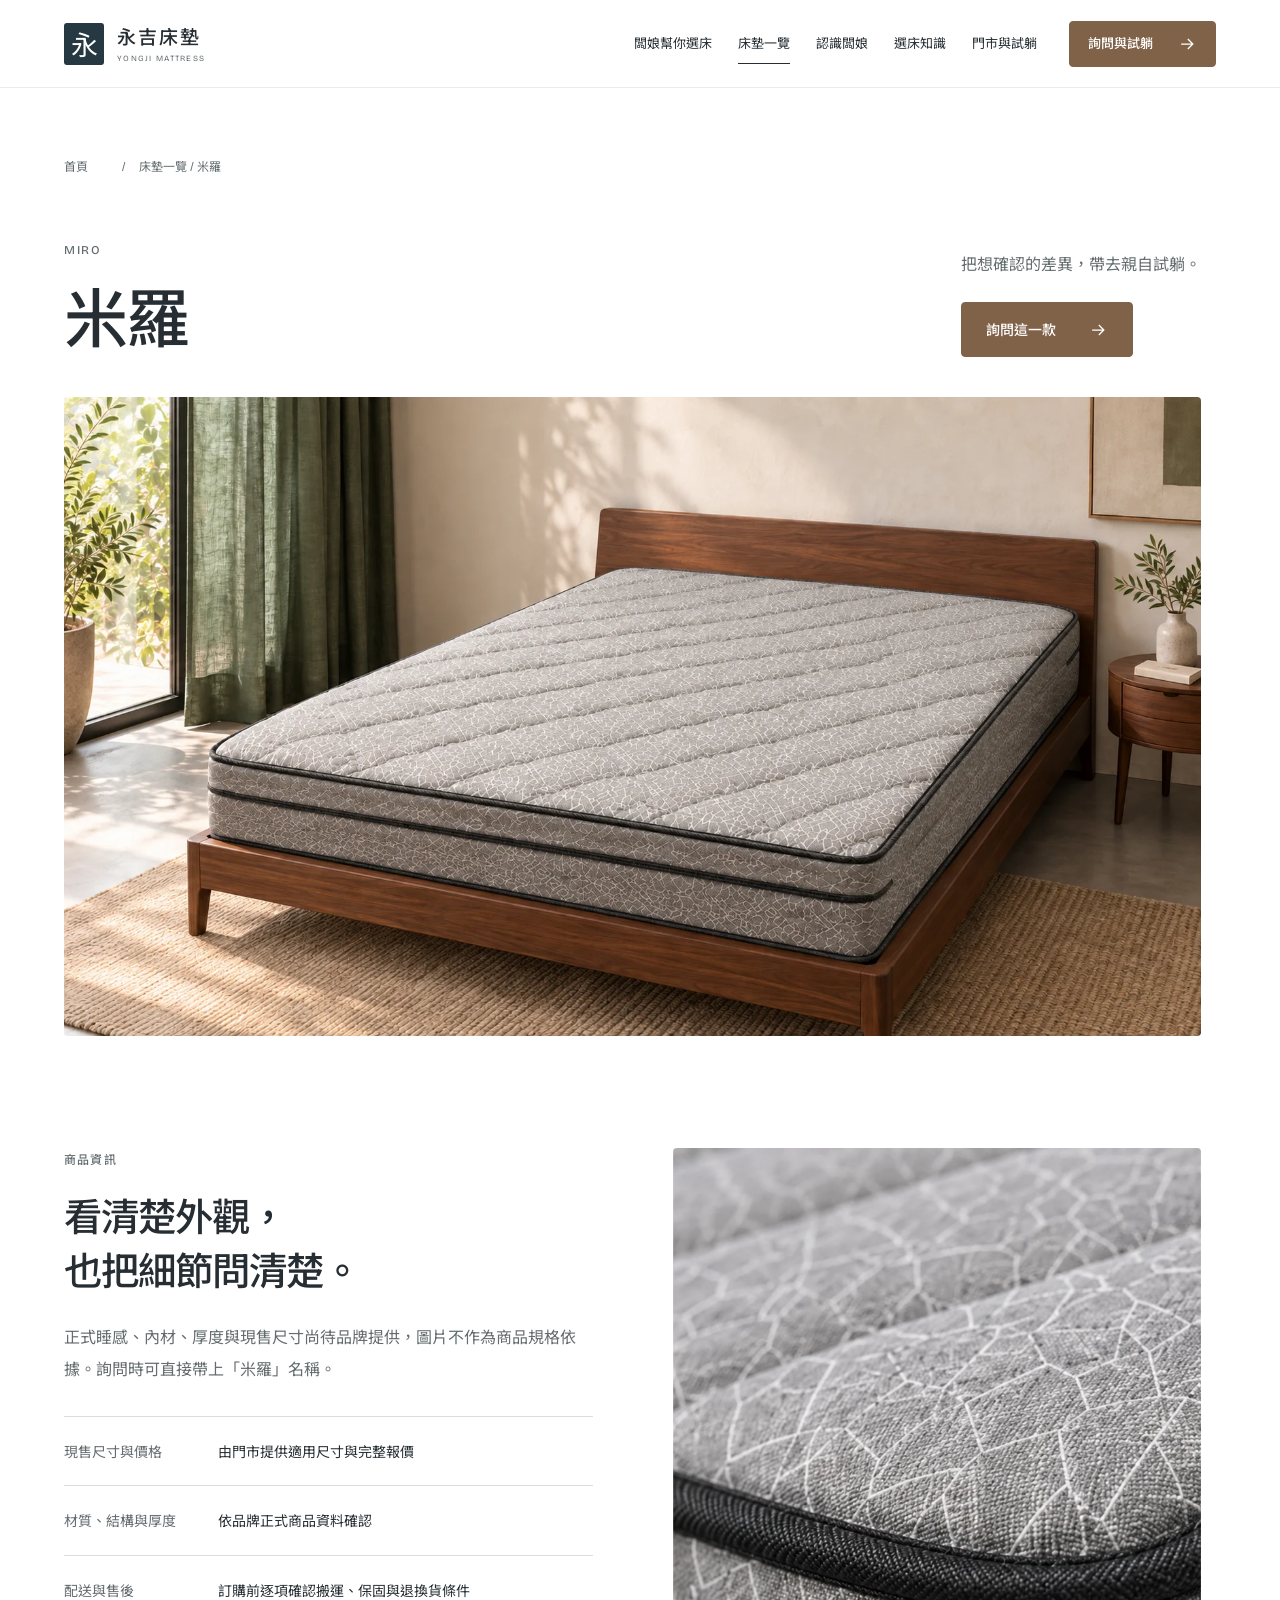
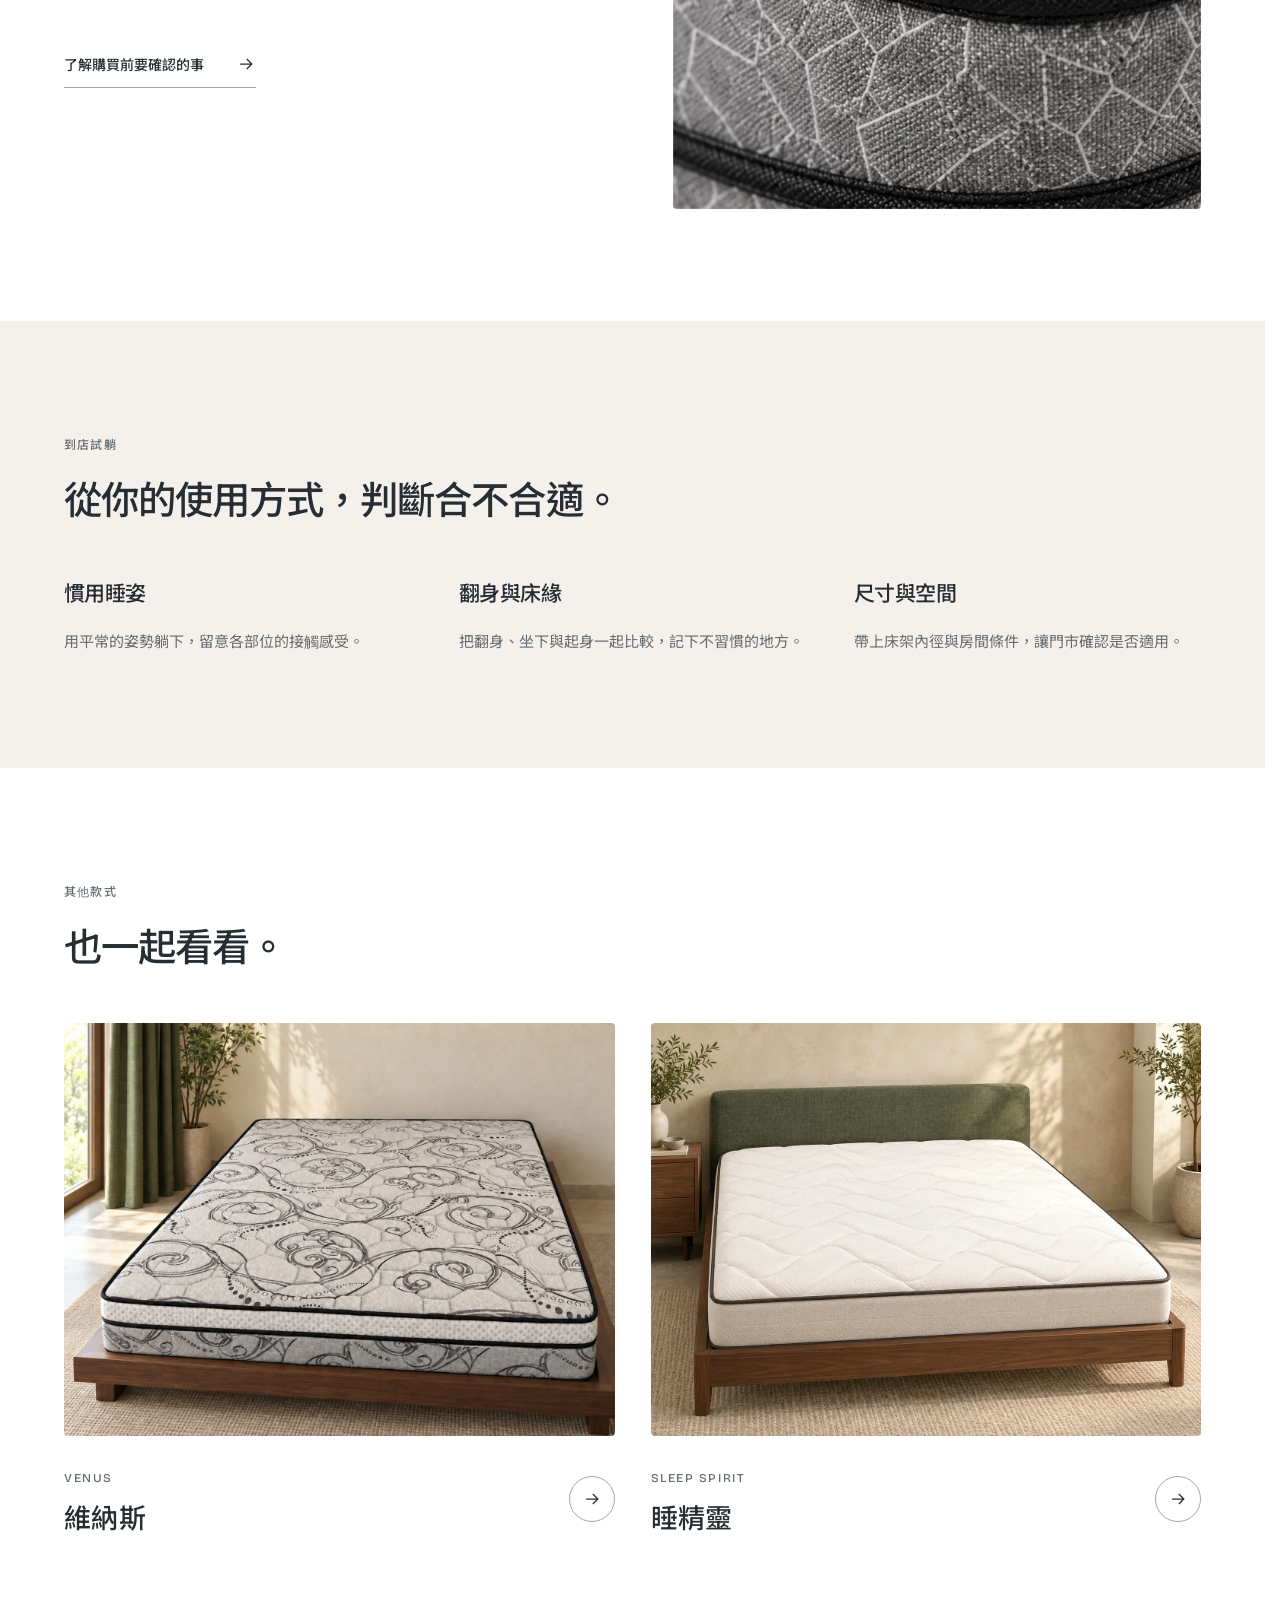
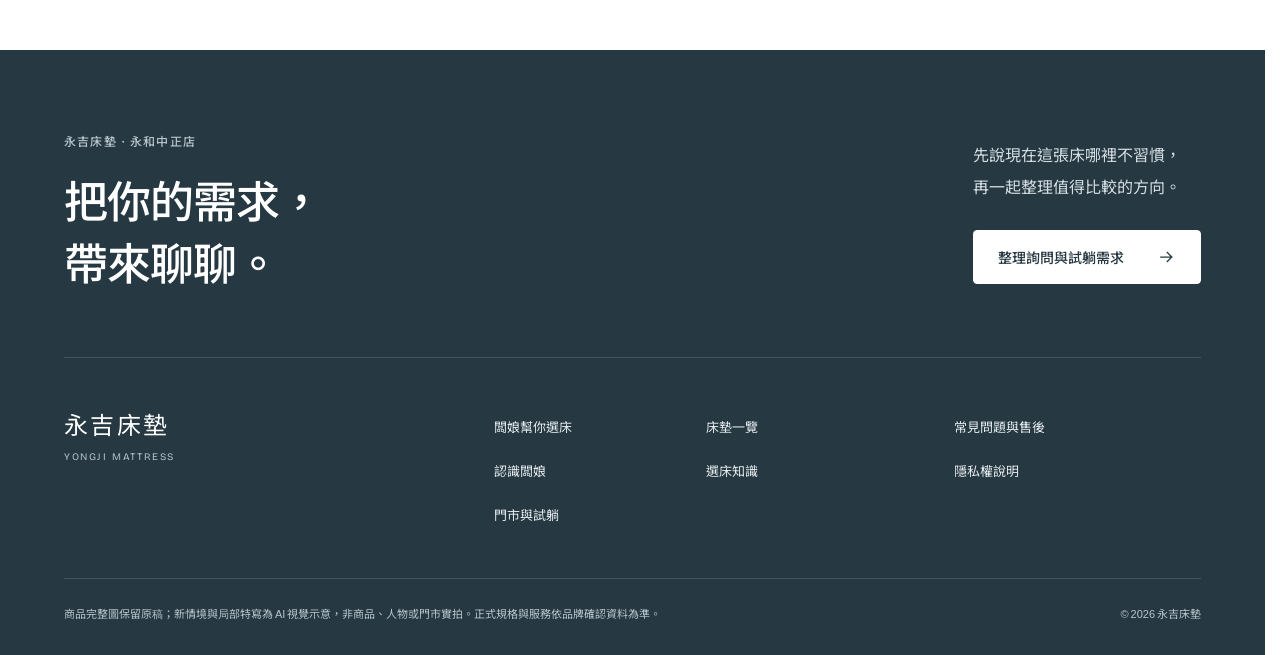
<file: mattress-miro.html>
<!doctype html>
<html lang="zh-Hant" data-type="place"><head><meta charset="utf-8"><meta name="viewport" content="width=device-width,initial-scale=1,viewport-fit=cover"><title>米羅床墊｜永吉床墊</title><meta name="description" content="永吉床墊，從睡姿、使用人數與床架尺寸整理需求，認識米羅、維納斯與睡精靈，再到永和中正店親自比較。"><meta name="robots" content="noindex,nofollow"><meta name="theme-color" content="#faf9f6"><meta name="page-type" content="place"><meta name="site-kind" content="other"><meta property="og:type" content="website"><meta property="og:title" content="米羅床墊｜永吉床墊"><meta property="og:description" content="永吉床墊，從睡姿、使用人數與床架尺寸整理需求，認識米羅、維納斯與睡精靈，再到永和中正店親自比較。"><meta property="og:image" content="assets/white-detail-hero.webp"><link rel="icon" href="assets/favicon.svg" type="image/svg+xml"><link rel="stylesheet" href="assets/site.css?v=20261113-motion2"><script src="assets/site.js?v=20261113-motion2" defer></script></head><body><a class="skip-link" href="#main">跳至主要內容</a><header class="site-header"><div class="wrap header-inner"><a class="brand" href="index.html" aria-label="永吉床墊首頁"><span class="brand-mark" aria-hidden="true">永</span><span class="brand-name">永吉床墊<small>YONGJI MATTRESS</small></span></a><nav class="desktop-nav" aria-label="主要導覽"><a href="guide.html">闆娘幫你選床</a><a href="mattresses.html" aria-current="page">床墊一覽</a><a href="owner.html">認識闆娘</a><a href="journal.html">選床知識</a><a href="visit.html">門市與試躺</a></nav><a class="button header-cta" href="visit.html#contact"><span>詢問與試躺</span><svg class="arrow" viewBox="0 0 24 24" width="20" height="20" fill="none" aria-hidden="true"><path d="M5 12h14m-6-6 6 6-6 6" stroke="currentColor" stroke-width="1.5"/></svg></a><button class="menu-button" aria-label="開啟選單" aria-controls="mobile-nav" aria-expanded="false"><span></span><span></span></button></div></header><dialog class="mobile-nav" id="mobile-nav" aria-label="網站選單"><div class="mobile-nav-head"><span>永吉床墊</span><button class="menu-close" aria-label="關閉選單">×</button></div><nav aria-label="手機主要導覽"><a href="guide.html">闆娘幫你選床</a><a href="mattresses.html" aria-current="page">床墊一覽</a><a href="owner.html">認識闆娘</a><a href="journal.html">選床知識</a><a href="visit.html">門市與試躺</a></nav><a class="button" href="visit.html#contact"><span>詢問與試躺</span><svg class="arrow" viewBox="0 0 24 24" width="20" height="20" fill="none" aria-hidden="true"><path d="M5 12h14m-6-6 6 6-6 6" stroke="currentColor" stroke-width="1.5"/></svg></a></dialog><main id="main"><section class="wrap product-title"><nav class="breadcrumbs" aria-label="麵包屑"><a href="index.html">首頁</a><span aria-hidden="true">/</span><span>床墊一覽 / 米羅</span></nav><div class="product-title-row"><div><span class="latin">MIRO</span><h1>米羅</h1></div><div><p>把想確認的差異，帶去親自試躺。</p><a class="button" href="visit.html?product=米羅#contact"><span>詢問這一款</span><svg class="arrow" viewBox="0 0 24 24" width="20" height="20" fill="none" aria-hidden="true"><path d="M5 12h14m-6-6 6 6-6 6" stroke="currentColor" stroke-width="1.5"/></svg></a></div></div><figure class="photo product-main-photo"><img src="assets/miro.webp" alt="米羅床墊原稿完整圖" width="1672" height="1100" fetchpriority="high" decoding="async"></figure></section><section class="section"><div class="wrap product-details"><div><p class="overline">商品資訊</p><h2>看清楚外觀，<br>也把細節問清楚。</h2><p>正式睡感、內材、厚度與現售尺寸尚待品牌提供，圖片不作為商品規格依據。詢問時可直接帶上「米羅」名稱。</p><dl class="spec-list"><div><dt>現售尺寸與價格</dt><dd>由門市提供適用尺寸與完整報價</dd></div><div><dt>材質、結構與厚度</dt><dd>依品牌正式商品資料確認</dd></div><div><dt>配送與售後</dt><dd>訂購前逐項確認搬運、保固與退換貨條件</dd></div></dl><a class="text-link" href="faq.html"><span>了解購買前要確認的事</span><svg class="arrow" viewBox="0 0 24 24" width="20" height="20" fill="none" aria-hidden="true"><path d="M5 12h14m-6-6 6 6-6 6" stroke="currentColor" stroke-width="1.5"/></svg></a></div><figure class="photo product-detail-photo"><img src="assets/miro-detail.webp" alt="米羅布面與床緣 AI 特寫示意" width="1672" height="1100" loading="lazy" decoding="async"></figure></div></section><section class="section tone"><div class="wrap"><header class="section-head"><div><p class="overline">到店試躺</p><h2>從你的使用方式，判斷合不合適。</h2></div><div class="section-aside"></div></header><div class="three-notes"><article><h3>慣用睡姿</h3><p>用平常的姿勢躺下，留意各部位的接觸感受。</p></article><article><h3>翻身與床緣</h3><p>把翻身、坐下與起身一起比較，記下不習慣的地方。</p></article><article><h3>尺寸與空間</h3><p>帶上床架內徑與房間條件，讓門市確認是否適用。</p></article></div></div></section><section class="section"><div class="wrap"><header class="section-head"><div><p class="overline">其他款式</p><h2>也一起看看。</h2></div><div class="section-aside"></div></header><div class="product-grid"><article class="product-card"><a class="product-card-link" href="mattress-venus.html" aria-label="認識維納斯床墊"><figure class="photo product-photo"><img src="assets/venus.webp" alt="維納斯床墊原稿完整圖" width="1672" height="1100" loading="lazy" decoding="async"></figure><div class="product-card-info"><div><span class="latin">VENUS</span><h3>維納斯</h3></div><span class="circle-arrow"><svg class="arrow" viewBox="0 0 24 24" width="20" height="20" fill="none" aria-hidden="true"><path d="M5 12h14m-6-6 6 6-6 6" stroke="currentColor" stroke-width="1.5"/></svg></span></div></a></article><article class="product-card"><a class="product-card-link" href="mattress-sleep-spirit.html" aria-label="認識睡精靈床墊"><figure class="photo product-photo"><img src="assets/spirit.webp" alt="睡精靈床墊原稿完整圖" width="1672" height="1100" loading="lazy" decoding="async"></figure><div class="product-card-info"><div><span class="latin">SLEEP SPIRIT</span><h3>睡精靈</h3></div><span class="circle-arrow"><svg class="arrow" viewBox="0 0 24 24" width="20" height="20" fill="none" aria-hidden="true"><path d="M5 12h14m-6-6 6 6-6 6" stroke="currentColor" stroke-width="1.5"/></svg></span></div></a></article></div></div></section></main><footer class="site-footer"><div class="wrap"><div class="footer-call"><div><p class="overline">永吉床墊・永和中正店</p><h2>把你的需求，<br>帶來聊聊。</h2></div><div><p>先說現在這張床哪裡不習慣，<br>再一起整理值得比較的方向。</p><a class="button button-light" href="visit.html#contact"><span>整理詢問與試躺需求</span><svg class="arrow" viewBox="0 0 24 24" width="20" height="20" fill="none" aria-hidden="true"><path d="M5 12h14m-6-6 6 6-6 6" stroke="currentColor" stroke-width="1.5"/></svg></a></div></div><div class="footer-links"><a class="footer-brand" href="index.html">永吉床墊<span>YONGJI MATTRESS</span></a><nav aria-label="頁尾網站導覽"><a href="guide.html">闆娘幫你選床</a><a href="mattresses.html">床墊一覽</a><a href="owner.html">認識闆娘</a><a href="journal.html">選床知識</a><a href="visit.html">門市與試躺</a></nav><nav aria-label="支援與政策"><a href="faq.html">常見問題與售後</a><a href="privacy.html">隱私權說明</a></nav></div><div class="footer-legal"><p>商品完整圖保留原稿；新情境與局部特寫為 AI 視覺示意，非商品、人物或門市實拍。正式規格與服務依品牌確認資料為準。</p><span>© 2026 永吉床墊</span></div></div></footer><nav class="mobile-action" aria-label="快速入口"><a href="guide.html">選床指南</a><a href="visit.html#contact">詢問與試躺 <svg class="arrow" viewBox="0 0 24 24" width="20" height="20" fill="none" aria-hidden="true"><path d="M5 12h14m-6-6 6 6-6 6" stroke="currentColor" stroke-width="1.5"/></svg></a></nav></body></html>
</file>
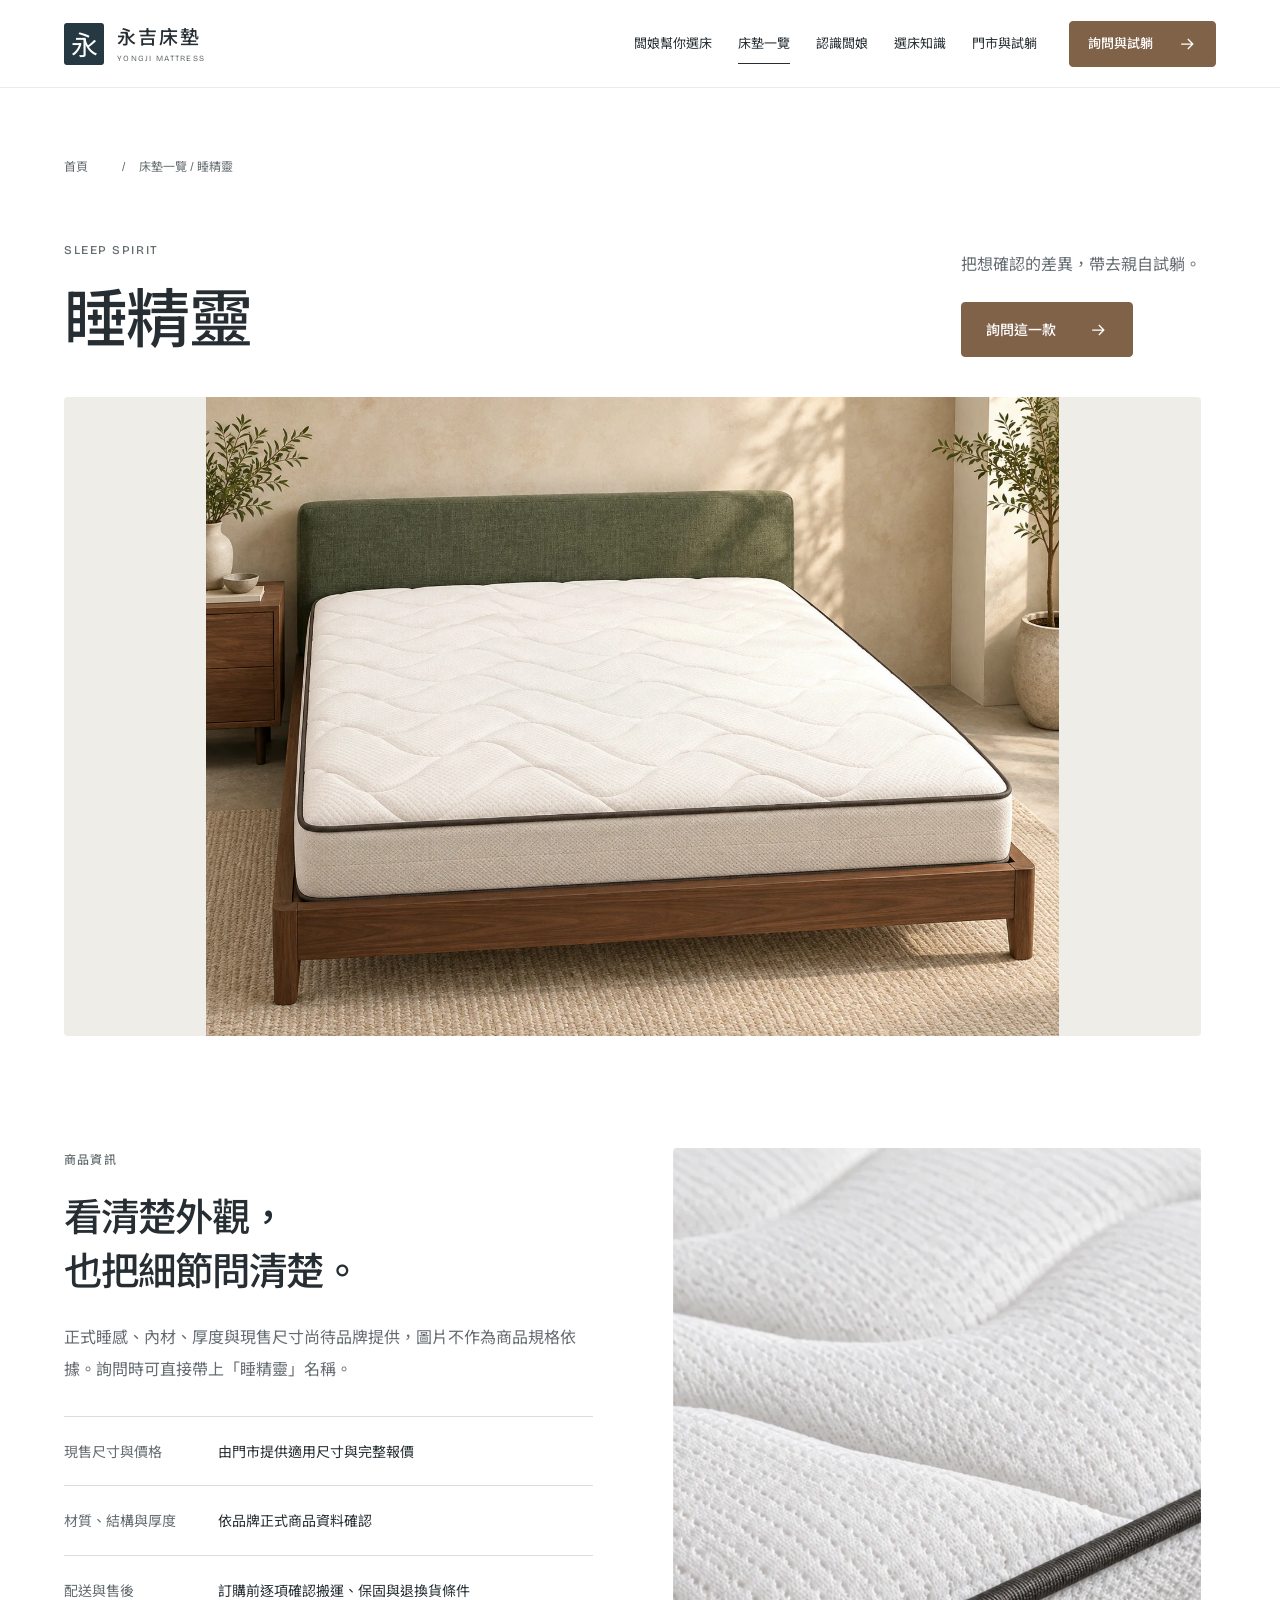
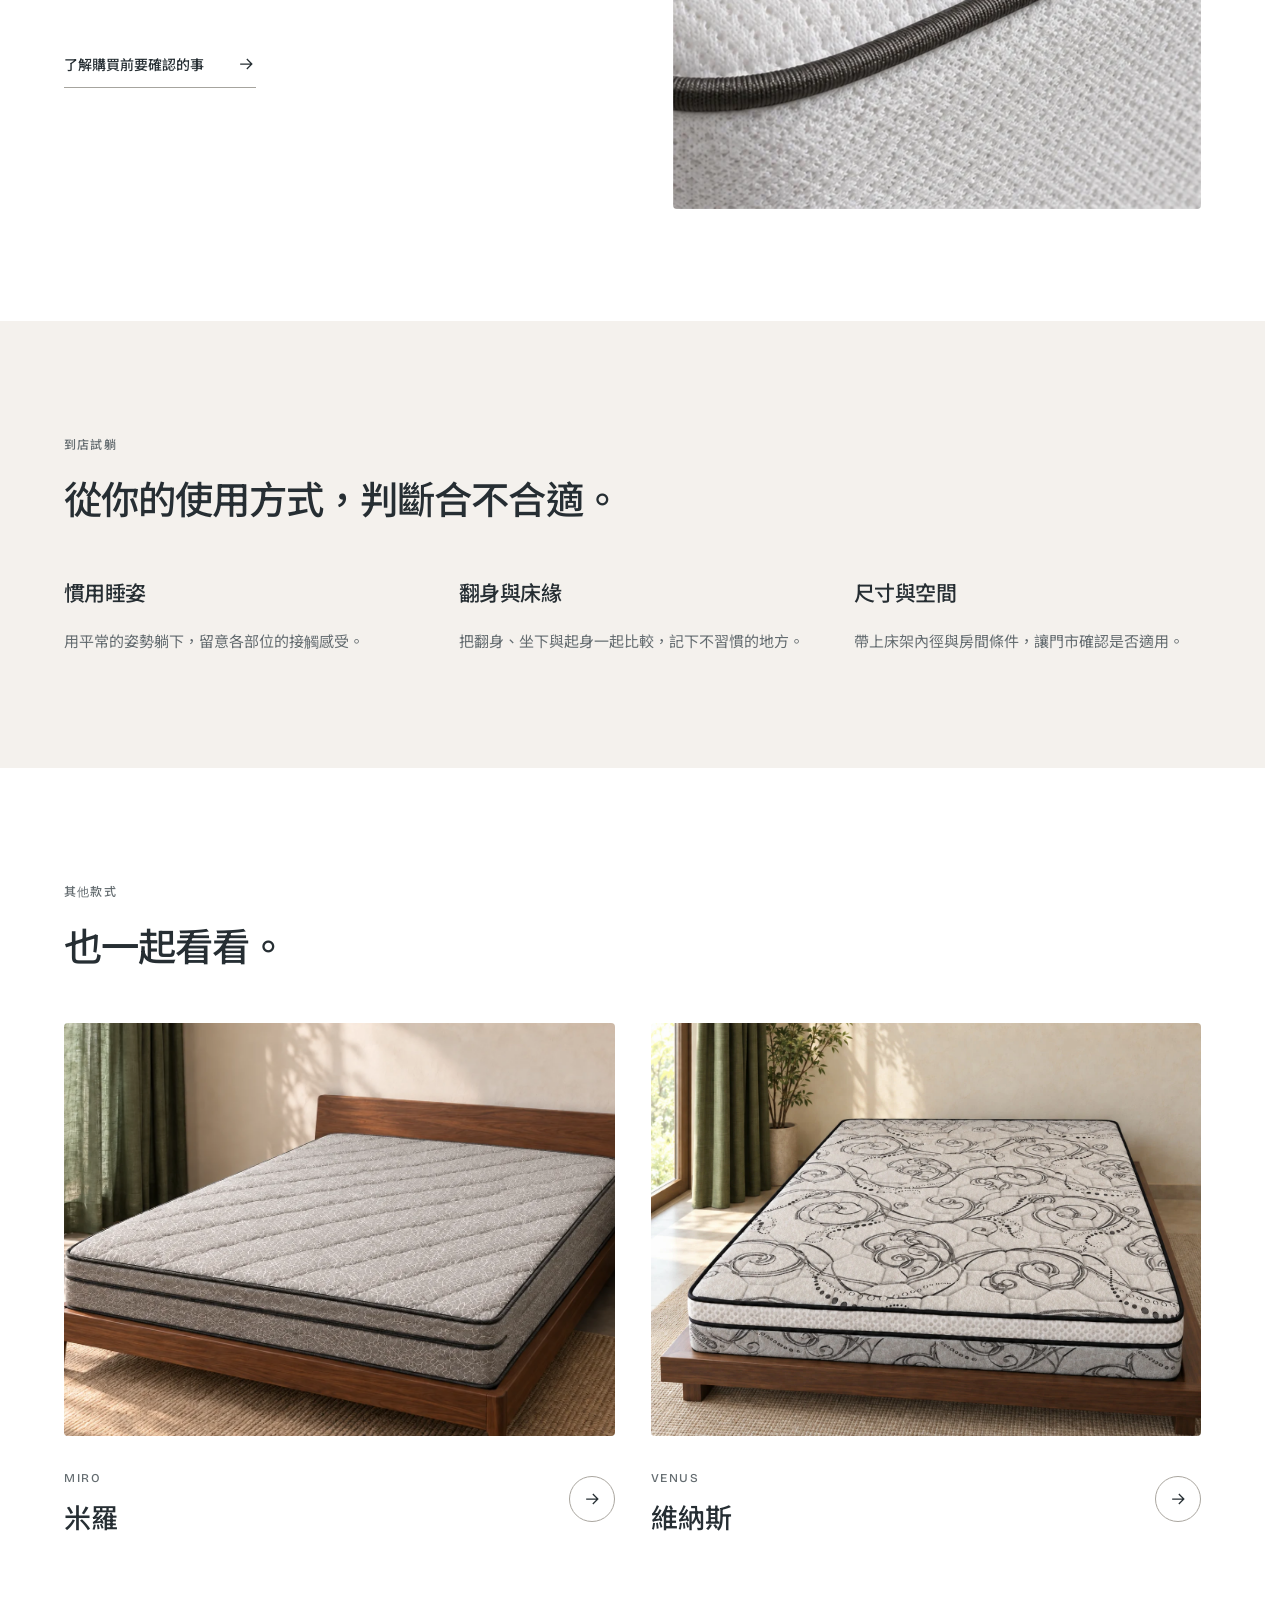
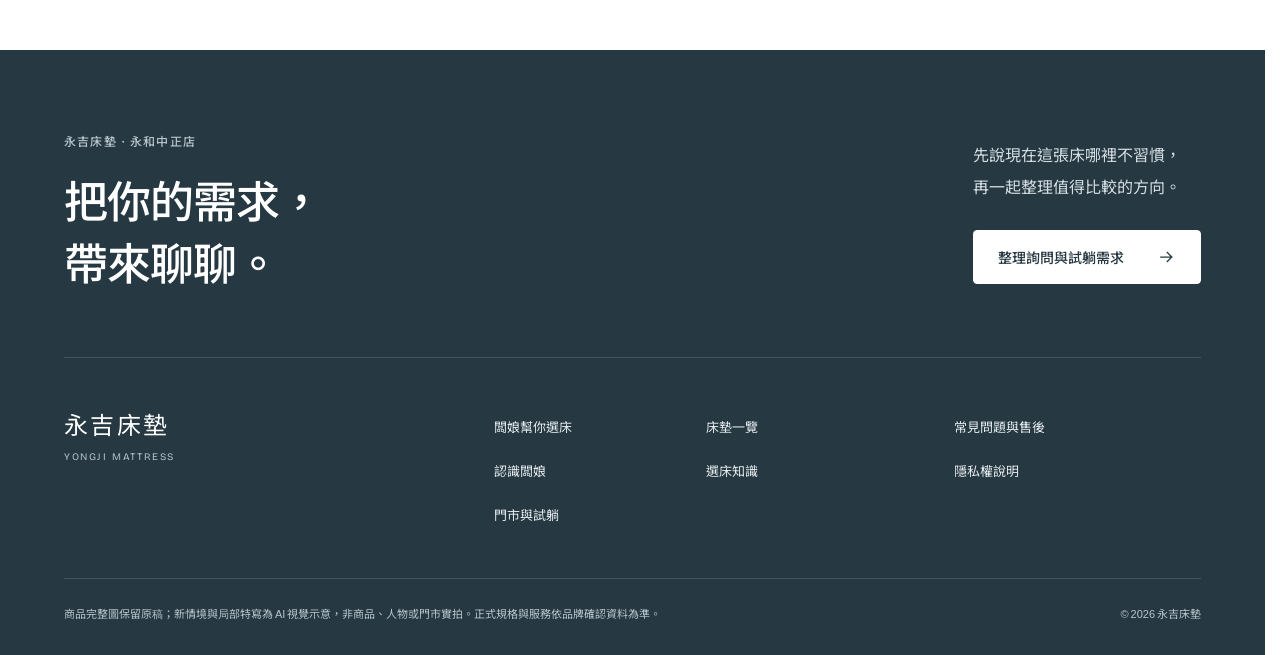
<file: mattress-sleep-spirit.html>
<!doctype html>
<html lang="zh-Hant" data-type="place"><head><meta charset="utf-8"><meta name="viewport" content="width=device-width,initial-scale=1,viewport-fit=cover"><title>睡精靈床墊｜永吉床墊</title><meta name="description" content="永吉床墊，從睡姿、使用人數與床架尺寸整理需求，認識米羅、維納斯與睡精靈，再到永和中正店親自比較。"><meta name="robots" content="noindex,nofollow"><meta name="theme-color" content="#faf9f6"><meta name="page-type" content="place"><meta name="site-kind" content="other"><meta property="og:type" content="website"><meta property="og:title" content="睡精靈床墊｜永吉床墊"><meta property="og:description" content="永吉床墊，從睡姿、使用人數與床架尺寸整理需求，認識米羅、維納斯與睡精靈，再到永和中正店親自比較。"><meta property="og:image" content="assets/white-detail-hero.webp"><link rel="icon" href="assets/favicon.svg" type="image/svg+xml"><link rel="stylesheet" href="assets/site.css?v=20261113-motion2"><script src="assets/site.js?v=20261113-motion2" defer></script></head><body><a class="skip-link" href="#main">跳至主要內容</a><header class="site-header"><div class="wrap header-inner"><a class="brand" href="index.html" aria-label="永吉床墊首頁"><span class="brand-mark" aria-hidden="true">永</span><span class="brand-name">永吉床墊<small>YONGJI MATTRESS</small></span></a><nav class="desktop-nav" aria-label="主要導覽"><a href="guide.html">闆娘幫你選床</a><a href="mattresses.html" aria-current="page">床墊一覽</a><a href="owner.html">認識闆娘</a><a href="journal.html">選床知識</a><a href="visit.html">門市與試躺</a></nav><a class="button header-cta" href="visit.html#contact"><span>詢問與試躺</span><svg class="arrow" viewBox="0 0 24 24" width="20" height="20" fill="none" aria-hidden="true"><path d="M5 12h14m-6-6 6 6-6 6" stroke="currentColor" stroke-width="1.5"/></svg></a><button class="menu-button" aria-label="開啟選單" aria-controls="mobile-nav" aria-expanded="false"><span></span><span></span></button></div></header><dialog class="mobile-nav" id="mobile-nav" aria-label="網站選單"><div class="mobile-nav-head"><span>永吉床墊</span><button class="menu-close" aria-label="關閉選單">×</button></div><nav aria-label="手機主要導覽"><a href="guide.html">闆娘幫你選床</a><a href="mattresses.html" aria-current="page">床墊一覽</a><a href="owner.html">認識闆娘</a><a href="journal.html">選床知識</a><a href="visit.html">門市與試躺</a></nav><a class="button" href="visit.html#contact"><span>詢問與試躺</span><svg class="arrow" viewBox="0 0 24 24" width="20" height="20" fill="none" aria-hidden="true"><path d="M5 12h14m-6-6 6 6-6 6" stroke="currentColor" stroke-width="1.5"/></svg></a></dialog><main id="main"><section class="wrap product-title"><nav class="breadcrumbs" aria-label="麵包屑"><a href="index.html">首頁</a><span aria-hidden="true">/</span><span>床墊一覽 / 睡精靈</span></nav><div class="product-title-row"><div><span class="latin">SLEEP SPIRIT</span><h1>睡精靈</h1></div><div><p>把想確認的差異，帶去親自試躺。</p><a class="button" href="visit.html?product=睡精靈#contact"><span>詢問這一款</span><svg class="arrow" viewBox="0 0 24 24" width="20" height="20" fill="none" aria-hidden="true"><path d="M5 12h14m-6-6 6 6-6 6" stroke="currentColor" stroke-width="1.5"/></svg></a></div></div><figure class="photo product-main-photo"><img src="assets/spirit.webp" alt="睡精靈床墊原稿完整圖" width="1672" height="1100" fetchpriority="high" decoding="async"></figure></section><section class="section"><div class="wrap product-details"><div><p class="overline">商品資訊</p><h2>看清楚外觀，<br>也把細節問清楚。</h2><p>正式睡感、內材、厚度與現售尺寸尚待品牌提供，圖片不作為商品規格依據。詢問時可直接帶上「睡精靈」名稱。</p><dl class="spec-list"><div><dt>現售尺寸與價格</dt><dd>由門市提供適用尺寸與完整報價</dd></div><div><dt>材質、結構與厚度</dt><dd>依品牌正式商品資料確認</dd></div><div><dt>配送與售後</dt><dd>訂購前逐項確認搬運、保固與退換貨條件</dd></div></dl><a class="text-link" href="faq.html"><span>了解購買前要確認的事</span><svg class="arrow" viewBox="0 0 24 24" width="20" height="20" fill="none" aria-hidden="true"><path d="M5 12h14m-6-6 6 6-6 6" stroke="currentColor" stroke-width="1.5"/></svg></a></div><figure class="photo product-detail-photo"><img src="assets/spirit-detail.webp" alt="睡精靈布面與床緣 AI 特寫示意" width="1672" height="1100" loading="lazy" decoding="async"></figure></div></section><section class="section tone"><div class="wrap"><header class="section-head"><div><p class="overline">到店試躺</p><h2>從你的使用方式，判斷合不合適。</h2></div><div class="section-aside"></div></header><div class="three-notes"><article><h3>慣用睡姿</h3><p>用平常的姿勢躺下，留意各部位的接觸感受。</p></article><article><h3>翻身與床緣</h3><p>把翻身、坐下與起身一起比較，記下不習慣的地方。</p></article><article><h3>尺寸與空間</h3><p>帶上床架內徑與房間條件，讓門市確認是否適用。</p></article></div></div></section><section class="section"><div class="wrap"><header class="section-head"><div><p class="overline">其他款式</p><h2>也一起看看。</h2></div><div class="section-aside"></div></header><div class="product-grid"><article class="product-card"><a class="product-card-link" href="mattress-miro.html" aria-label="認識米羅床墊"><figure class="photo product-photo"><img src="assets/miro.webp" alt="米羅床墊原稿完整圖" width="1672" height="1100" loading="lazy" decoding="async"></figure><div class="product-card-info"><div><span class="latin">MIRO</span><h3>米羅</h3></div><span class="circle-arrow"><svg class="arrow" viewBox="0 0 24 24" width="20" height="20" fill="none" aria-hidden="true"><path d="M5 12h14m-6-6 6 6-6 6" stroke="currentColor" stroke-width="1.5"/></svg></span></div></a></article><article class="product-card"><a class="product-card-link" href="mattress-venus.html" aria-label="認識維納斯床墊"><figure class="photo product-photo"><img src="assets/venus.webp" alt="維納斯床墊原稿完整圖" width="1672" height="1100" loading="lazy" decoding="async"></figure><div class="product-card-info"><div><span class="latin">VENUS</span><h3>維納斯</h3></div><span class="circle-arrow"><svg class="arrow" viewBox="0 0 24 24" width="20" height="20" fill="none" aria-hidden="true"><path d="M5 12h14m-6-6 6 6-6 6" stroke="currentColor" stroke-width="1.5"/></svg></span></div></a></article></div></div></section></main><footer class="site-footer"><div class="wrap"><div class="footer-call"><div><p class="overline">永吉床墊・永和中正店</p><h2>把你的需求，<br>帶來聊聊。</h2></div><div><p>先說現在這張床哪裡不習慣，<br>再一起整理值得比較的方向。</p><a class="button button-light" href="visit.html#contact"><span>整理詢問與試躺需求</span><svg class="arrow" viewBox="0 0 24 24" width="20" height="20" fill="none" aria-hidden="true"><path d="M5 12h14m-6-6 6 6-6 6" stroke="currentColor" stroke-width="1.5"/></svg></a></div></div><div class="footer-links"><a class="footer-brand" href="index.html">永吉床墊<span>YONGJI MATTRESS</span></a><nav aria-label="頁尾網站導覽"><a href="guide.html">闆娘幫你選床</a><a href="mattresses.html">床墊一覽</a><a href="owner.html">認識闆娘</a><a href="journal.html">選床知識</a><a href="visit.html">門市與試躺</a></nav><nav aria-label="支援與政策"><a href="faq.html">常見問題與售後</a><a href="privacy.html">隱私權說明</a></nav></div><div class="footer-legal"><p>商品完整圖保留原稿；新情境與局部特寫為 AI 視覺示意，非商品、人物或門市實拍。正式規格與服務依品牌確認資料為準。</p><span>© 2026 永吉床墊</span></div></div></footer><nav class="mobile-action" aria-label="快速入口"><a href="guide.html">選床指南</a><a href="visit.html#contact">詢問與試躺 <svg class="arrow" viewBox="0 0 24 24" width="20" height="20" fill="none" aria-hidden="true"><path d="M5 12h14m-6-6 6 6-6 6" stroke="currentColor" stroke-width="1.5"/></svg></a></nav></body></html>
</file>
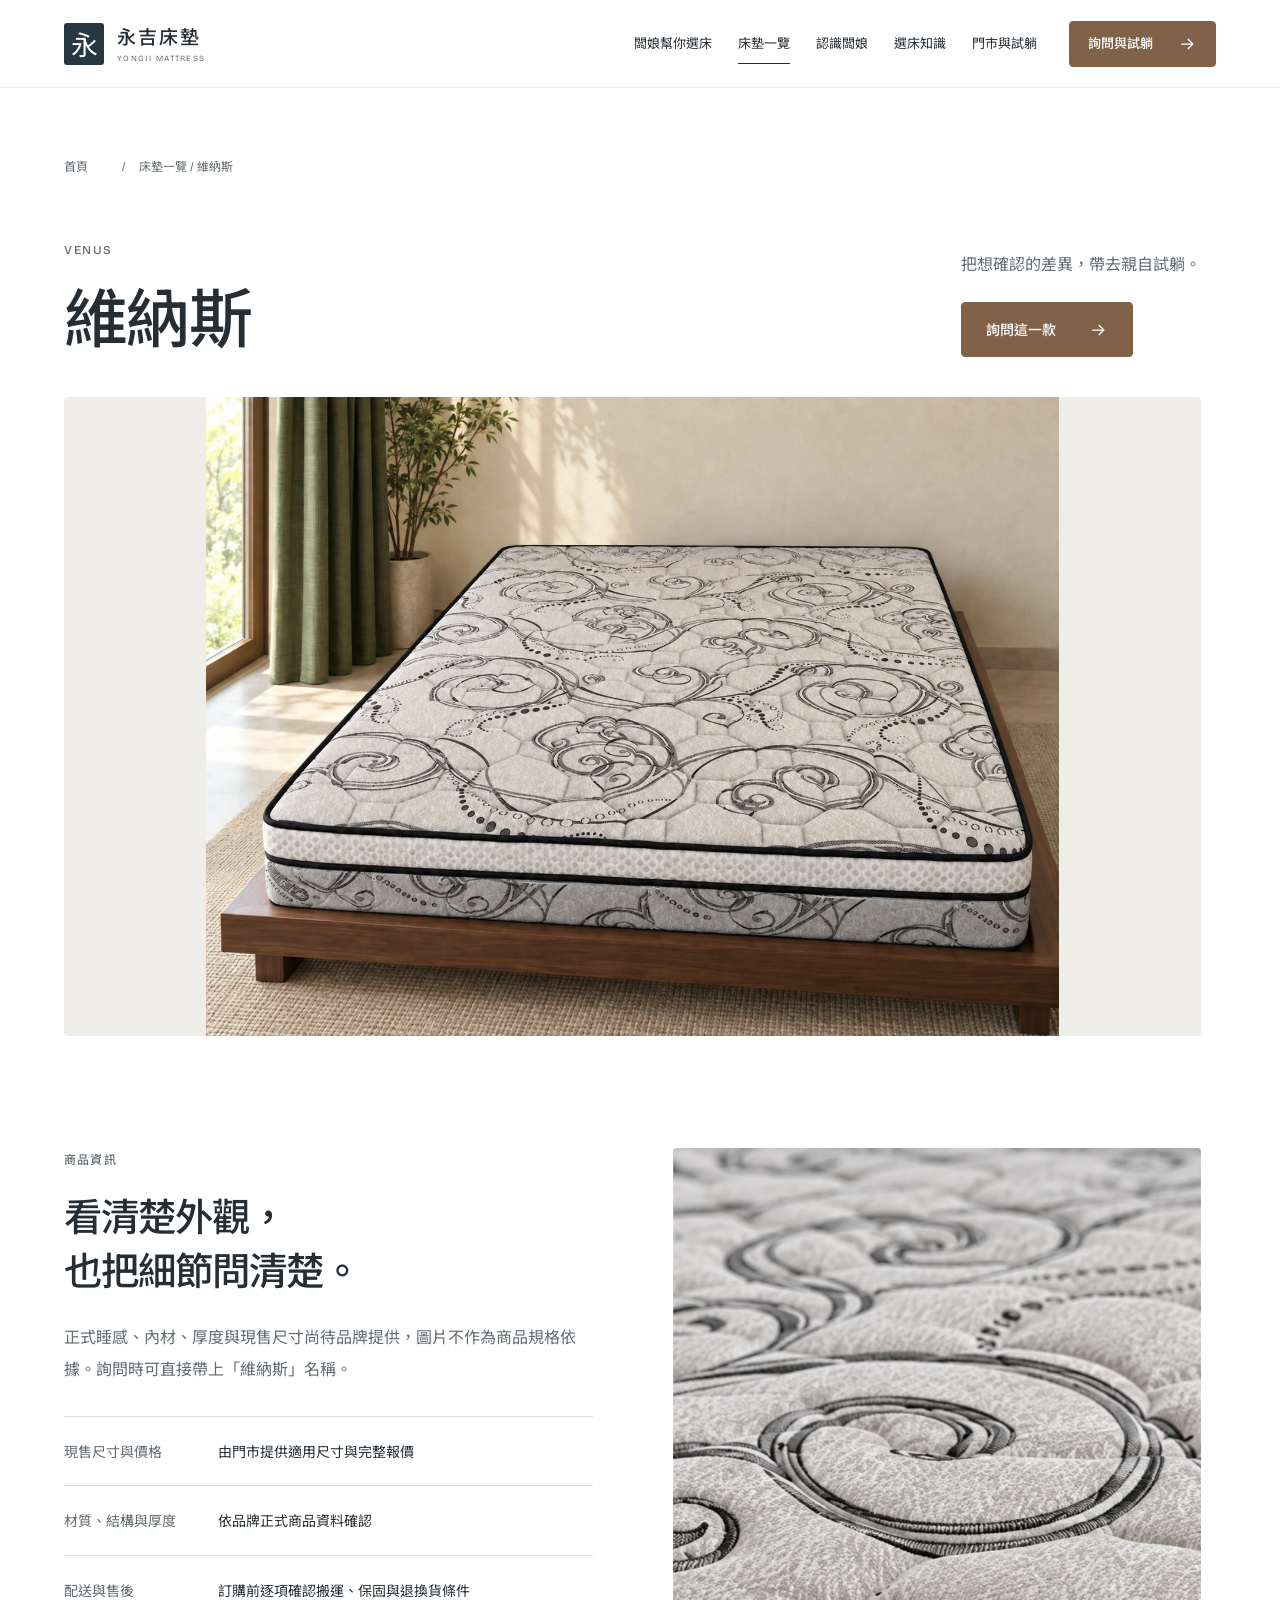
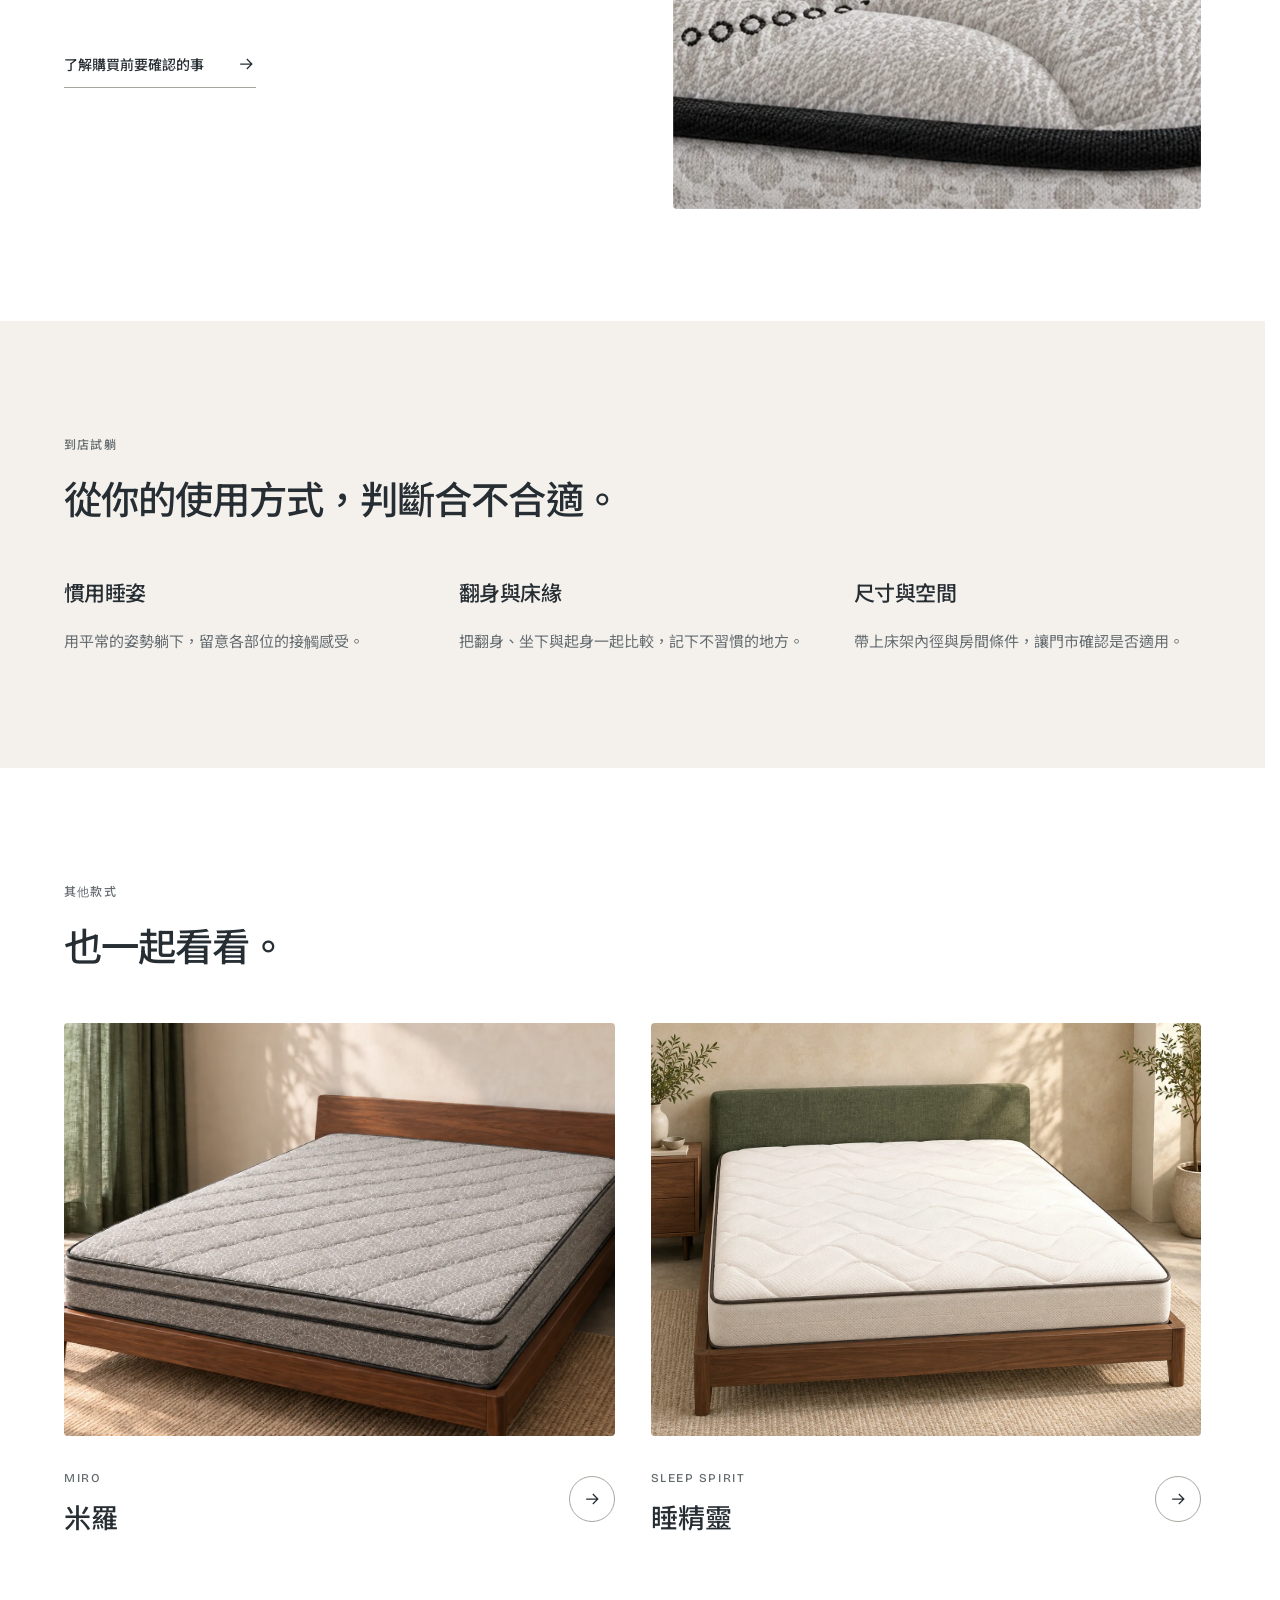
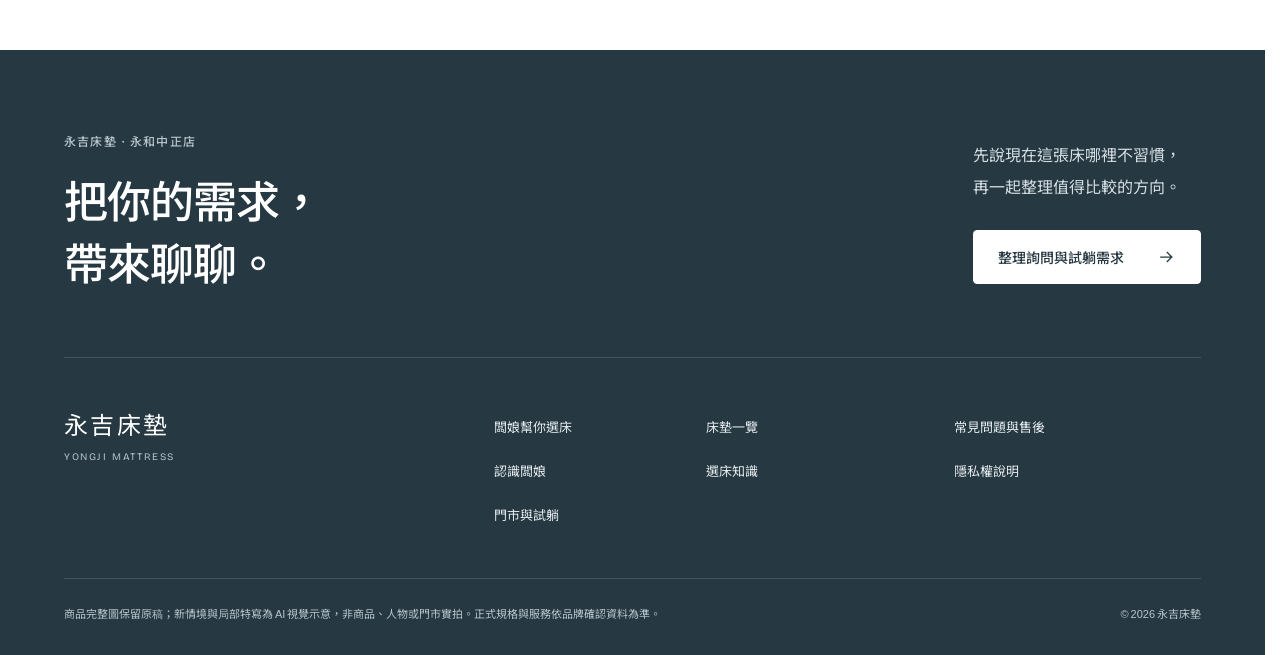
<file: mattress-venus.html>
<!doctype html>
<html lang="zh-Hant" data-type="place"><head><meta charset="utf-8"><meta name="viewport" content="width=device-width,initial-scale=1,viewport-fit=cover"><title>維納斯床墊｜永吉床墊</title><meta name="description" content="永吉床墊，從睡姿、使用人數與床架尺寸整理需求，認識米羅、維納斯與睡精靈，再到永和中正店親自比較。"><meta name="robots" content="noindex,nofollow"><meta name="theme-color" content="#faf9f6"><meta name="page-type" content="place"><meta name="site-kind" content="other"><meta property="og:type" content="website"><meta property="og:title" content="維納斯床墊｜永吉床墊"><meta property="og:description" content="永吉床墊，從睡姿、使用人數與床架尺寸整理需求，認識米羅、維納斯與睡精靈，再到永和中正店親自比較。"><meta property="og:image" content="assets/white-detail-hero.webp"><link rel="icon" href="assets/favicon.svg" type="image/svg+xml"><link rel="stylesheet" href="assets/site.css?v=20261113-motion2"><script src="assets/site.js?v=20261113-motion2" defer></script></head><body><a class="skip-link" href="#main">跳至主要內容</a><header class="site-header"><div class="wrap header-inner"><a class="brand" href="index.html" aria-label="永吉床墊首頁"><span class="brand-mark" aria-hidden="true">永</span><span class="brand-name">永吉床墊<small>YONGJI MATTRESS</small></span></a><nav class="desktop-nav" aria-label="主要導覽"><a href="guide.html">闆娘幫你選床</a><a href="mattresses.html" aria-current="page">床墊一覽</a><a href="owner.html">認識闆娘</a><a href="journal.html">選床知識</a><a href="visit.html">門市與試躺</a></nav><a class="button header-cta" href="visit.html#contact"><span>詢問與試躺</span><svg class="arrow" viewBox="0 0 24 24" width="20" height="20" fill="none" aria-hidden="true"><path d="M5 12h14m-6-6 6 6-6 6" stroke="currentColor" stroke-width="1.5"/></svg></a><button class="menu-button" aria-label="開啟選單" aria-controls="mobile-nav" aria-expanded="false"><span></span><span></span></button></div></header><dialog class="mobile-nav" id="mobile-nav" aria-label="網站選單"><div class="mobile-nav-head"><span>永吉床墊</span><button class="menu-close" aria-label="關閉選單">×</button></div><nav aria-label="手機主要導覽"><a href="guide.html">闆娘幫你選床</a><a href="mattresses.html" aria-current="page">床墊一覽</a><a href="owner.html">認識闆娘</a><a href="journal.html">選床知識</a><a href="visit.html">門市與試躺</a></nav><a class="button" href="visit.html#contact"><span>詢問與試躺</span><svg class="arrow" viewBox="0 0 24 24" width="20" height="20" fill="none" aria-hidden="true"><path d="M5 12h14m-6-6 6 6-6 6" stroke="currentColor" stroke-width="1.5"/></svg></a></dialog><main id="main"><section class="wrap product-title"><nav class="breadcrumbs" aria-label="麵包屑"><a href="index.html">首頁</a><span aria-hidden="true">/</span><span>床墊一覽 / 維納斯</span></nav><div class="product-title-row"><div><span class="latin">VENUS</span><h1>維納斯</h1></div><div><p>把想確認的差異，帶去親自試躺。</p><a class="button" href="visit.html?product=維納斯#contact"><span>詢問這一款</span><svg class="arrow" viewBox="0 0 24 24" width="20" height="20" fill="none" aria-hidden="true"><path d="M5 12h14m-6-6 6 6-6 6" stroke="currentColor" stroke-width="1.5"/></svg></a></div></div><figure class="photo product-main-photo"><img src="assets/venus.webp" alt="維納斯床墊原稿完整圖" width="1672" height="1100" fetchpriority="high" decoding="async"></figure></section><section class="section"><div class="wrap product-details"><div><p class="overline">商品資訊</p><h2>看清楚外觀，<br>也把細節問清楚。</h2><p>正式睡感、內材、厚度與現售尺寸尚待品牌提供，圖片不作為商品規格依據。詢問時可直接帶上「維納斯」名稱。</p><dl class="spec-list"><div><dt>現售尺寸與價格</dt><dd>由門市提供適用尺寸與完整報價</dd></div><div><dt>材質、結構與厚度</dt><dd>依品牌正式商品資料確認</dd></div><div><dt>配送與售後</dt><dd>訂購前逐項確認搬運、保固與退換貨條件</dd></div></dl><a class="text-link" href="faq.html"><span>了解購買前要確認的事</span><svg class="arrow" viewBox="0 0 24 24" width="20" height="20" fill="none" aria-hidden="true"><path d="M5 12h14m-6-6 6 6-6 6" stroke="currentColor" stroke-width="1.5"/></svg></a></div><figure class="photo product-detail-photo"><img src="assets/venus-detail.webp" alt="維納斯布面與床緣 AI 特寫示意" width="1672" height="1100" loading="lazy" decoding="async"></figure></div></section><section class="section tone"><div class="wrap"><header class="section-head"><div><p class="overline">到店試躺</p><h2>從你的使用方式，判斷合不合適。</h2></div><div class="section-aside"></div></header><div class="three-notes"><article><h3>慣用睡姿</h3><p>用平常的姿勢躺下，留意各部位的接觸感受。</p></article><article><h3>翻身與床緣</h3><p>把翻身、坐下與起身一起比較，記下不習慣的地方。</p></article><article><h3>尺寸與空間</h3><p>帶上床架內徑與房間條件，讓門市確認是否適用。</p></article></div></div></section><section class="section"><div class="wrap"><header class="section-head"><div><p class="overline">其他款式</p><h2>也一起看看。</h2></div><div class="section-aside"></div></header><div class="product-grid"><article class="product-card"><a class="product-card-link" href="mattress-miro.html" aria-label="認識米羅床墊"><figure class="photo product-photo"><img src="assets/miro.webp" alt="米羅床墊原稿完整圖" width="1672" height="1100" loading="lazy" decoding="async"></figure><div class="product-card-info"><div><span class="latin">MIRO</span><h3>米羅</h3></div><span class="circle-arrow"><svg class="arrow" viewBox="0 0 24 24" width="20" height="20" fill="none" aria-hidden="true"><path d="M5 12h14m-6-6 6 6-6 6" stroke="currentColor" stroke-width="1.5"/></svg></span></div></a></article><article class="product-card"><a class="product-card-link" href="mattress-sleep-spirit.html" aria-label="認識睡精靈床墊"><figure class="photo product-photo"><img src="assets/spirit.webp" alt="睡精靈床墊原稿完整圖" width="1672" height="1100" loading="lazy" decoding="async"></figure><div class="product-card-info"><div><span class="latin">SLEEP SPIRIT</span><h3>睡精靈</h3></div><span class="circle-arrow"><svg class="arrow" viewBox="0 0 24 24" width="20" height="20" fill="none" aria-hidden="true"><path d="M5 12h14m-6-6 6 6-6 6" stroke="currentColor" stroke-width="1.5"/></svg></span></div></a></article></div></div></section></main><footer class="site-footer"><div class="wrap"><div class="footer-call"><div><p class="overline">永吉床墊・永和中正店</p><h2>把你的需求，<br>帶來聊聊。</h2></div><div><p>先說現在這張床哪裡不習慣，<br>再一起整理值得比較的方向。</p><a class="button button-light" href="visit.html#contact"><span>整理詢問與試躺需求</span><svg class="arrow" viewBox="0 0 24 24" width="20" height="20" fill="none" aria-hidden="true"><path d="M5 12h14m-6-6 6 6-6 6" stroke="currentColor" stroke-width="1.5"/></svg></a></div></div><div class="footer-links"><a class="footer-brand" href="index.html">永吉床墊<span>YONGJI MATTRESS</span></a><nav aria-label="頁尾網站導覽"><a href="guide.html">闆娘幫你選床</a><a href="mattresses.html">床墊一覽</a><a href="owner.html">認識闆娘</a><a href="journal.html">選床知識</a><a href="visit.html">門市與試躺</a></nav><nav aria-label="支援與政策"><a href="faq.html">常見問題與售後</a><a href="privacy.html">隱私權說明</a></nav></div><div class="footer-legal"><p>商品完整圖保留原稿；新情境與局部特寫為 AI 視覺示意，非商品、人物或門市實拍。正式規格與服務依品牌確認資料為準。</p><span>© 2026 永吉床墊</span></div></div></footer><nav class="mobile-action" aria-label="快速入口"><a href="guide.html">選床指南</a><a href="visit.html#contact">詢問與試躺 <svg class="arrow" viewBox="0 0 24 24" width="20" height="20" fill="none" aria-hidden="true"><path d="M5 12h14m-6-6 6 6-6 6" stroke="currentColor" stroke-width="1.5"/></svg></a></nav></body></html>
</file>
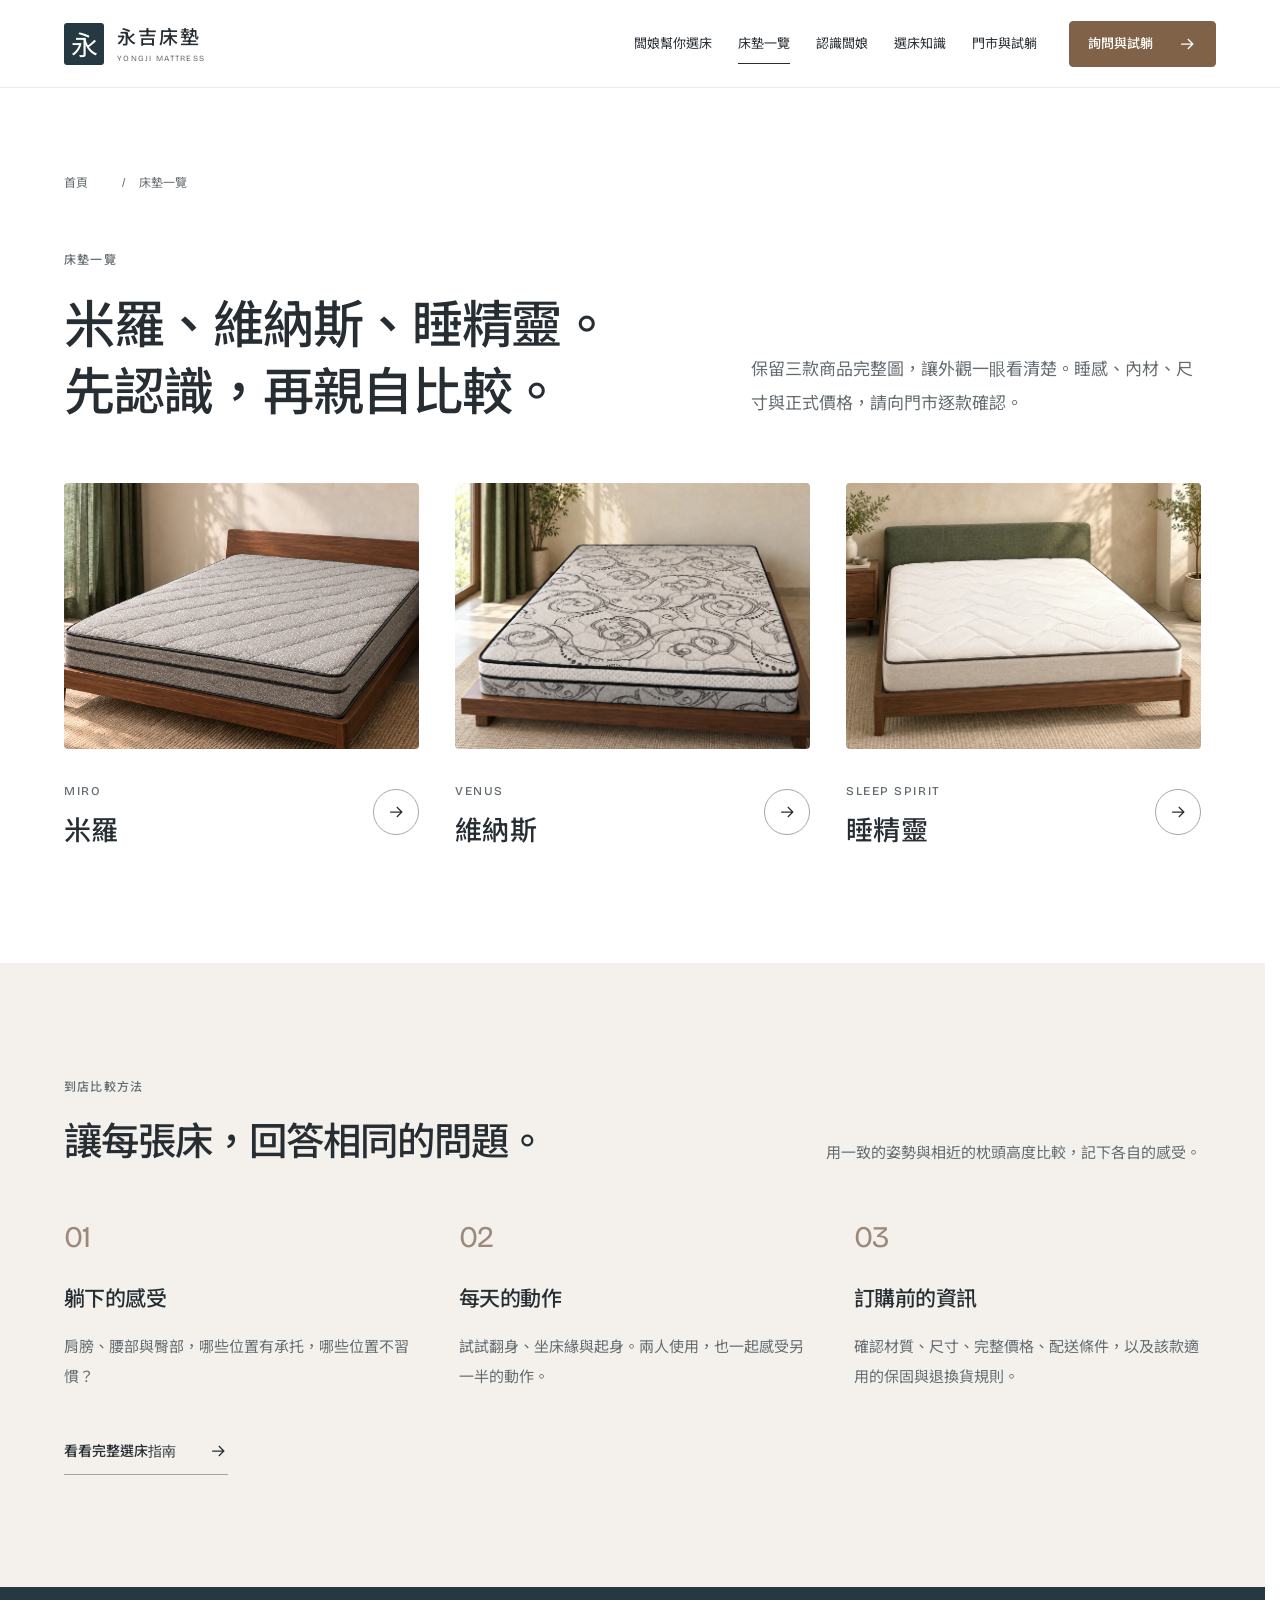
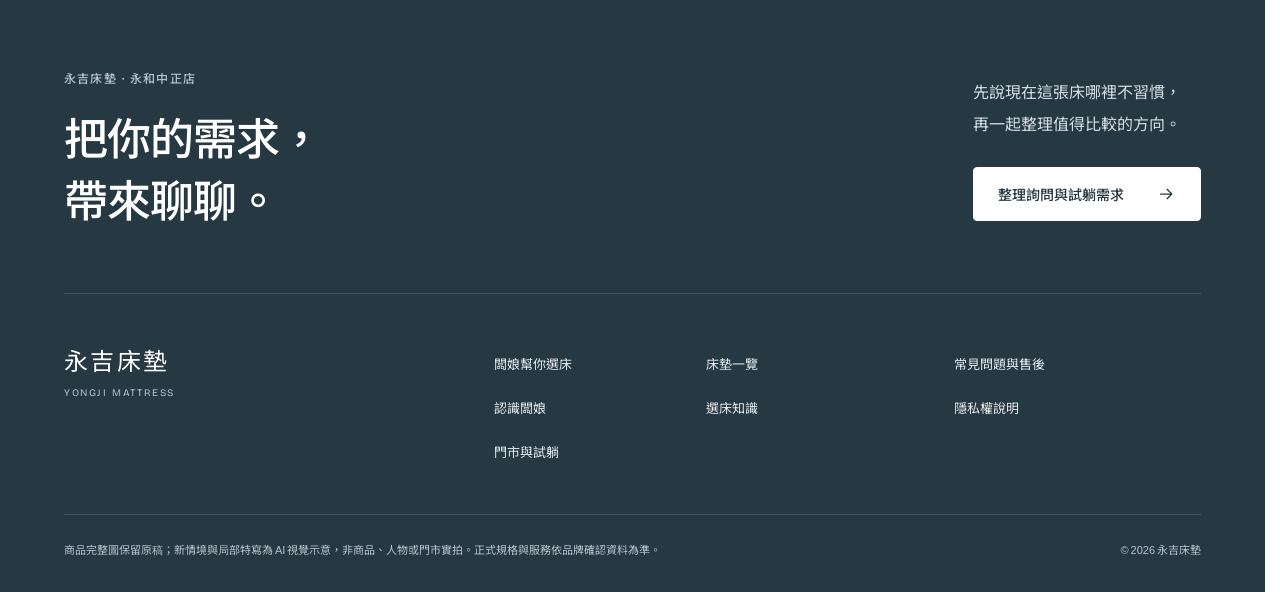
<file: mattresses.html>
<!doctype html>
<html lang="zh-Hant" data-type="place"><head><meta charset="utf-8"><meta name="viewport" content="width=device-width,initial-scale=1,viewport-fit=cover"><title>床墊一覽｜永吉床墊</title><meta name="description" content="永吉床墊，從睡姿、使用人數與床架尺寸整理需求，認識米羅、維納斯與睡精靈，再到永和中正店親自比較。"><meta name="robots" content="noindex,nofollow"><meta name="theme-color" content="#faf9f6"><meta name="page-type" content="place"><meta name="site-kind" content="other"><meta property="og:type" content="website"><meta property="og:title" content="床墊一覽｜永吉床墊"><meta property="og:description" content="永吉床墊，從睡姿、使用人數與床架尺寸整理需求，認識米羅、維納斯與睡精靈，再到永和中正店親自比較。"><meta property="og:image" content="assets/white-detail-hero.webp"><link rel="icon" href="assets/favicon.svg" type="image/svg+xml"><link rel="stylesheet" href="assets/site.css?v=20261113-motion2"><script src="assets/site.js?v=20261113-motion2" defer></script></head><body><a class="skip-link" href="#main">跳至主要內容</a><header class="site-header"><div class="wrap header-inner"><a class="brand" href="index.html" aria-label="永吉床墊首頁"><span class="brand-mark" aria-hidden="true">永</span><span class="brand-name">永吉床墊<small>YONGJI MATTRESS</small></span></a><nav class="desktop-nav" aria-label="主要導覽"><a href="guide.html">闆娘幫你選床</a><a href="mattresses.html" aria-current="page">床墊一覽</a><a href="owner.html">認識闆娘</a><a href="journal.html">選床知識</a><a href="visit.html">門市與試躺</a></nav><a class="button header-cta" href="visit.html#contact"><span>詢問與試躺</span><svg class="arrow" viewBox="0 0 24 24" width="20" height="20" fill="none" aria-hidden="true"><path d="M5 12h14m-6-6 6 6-6 6" stroke="currentColor" stroke-width="1.5"/></svg></a><button class="menu-button" aria-label="開啟選單" aria-controls="mobile-nav" aria-expanded="false"><span></span><span></span></button></div></header><dialog class="mobile-nav" id="mobile-nav" aria-label="網站選單"><div class="mobile-nav-head"><span>永吉床墊</span><button class="menu-close" aria-label="關閉選單">×</button></div><nav aria-label="手機主要導覽"><a href="guide.html">闆娘幫你選床</a><a href="mattresses.html" aria-current="page">床墊一覽</a><a href="owner.html">認識闆娘</a><a href="journal.html">選床知識</a><a href="visit.html">門市與試躺</a></nav><a class="button" href="visit.html#contact"><span>詢問與試躺</span><svg class="arrow" viewBox="0 0 24 24" width="20" height="20" fill="none" aria-hidden="true"><path d="M5 12h14m-6-6 6 6-6 6" stroke="currentColor" stroke-width="1.5"/></svg></a></dialog><main id="main"><section class="page-intro wrap"><nav class="breadcrumbs" aria-label="麵包屑"><a href="index.html">首頁</a><span aria-hidden="true">/</span><span>床墊一覽</span></nav><div class="intro-grid"><div><p class="overline">床墊一覽</p><h1>米羅、維納斯、睡精靈。<br>先認識，再親自比較。</h1></div><div class="intro-aside"><p class="lead">保留三款商品完整圖，讓外觀一眼看清楚。睡感、內材、尺寸與正式價格，請向門市逐款確認。</p></div></div></section><section class="section section-first"><div class="wrap"><div class="product-grid"><article class="product-card"><a class="product-card-link" href="mattress-miro.html" aria-label="認識米羅床墊"><figure class="photo product-photo"><img src="assets/miro.webp" alt="米羅床墊原稿完整圖" width="1672" height="1100" loading="lazy" decoding="async"></figure><div class="product-card-info"><div><span class="latin">MIRO</span><h3>米羅</h3></div><span class="circle-arrow"><svg class="arrow" viewBox="0 0 24 24" width="20" height="20" fill="none" aria-hidden="true"><path d="M5 12h14m-6-6 6 6-6 6" stroke="currentColor" stroke-width="1.5"/></svg></span></div></a></article><article class="product-card"><a class="product-card-link" href="mattress-venus.html" aria-label="認識維納斯床墊"><figure class="photo product-photo"><img src="assets/venus.webp" alt="維納斯床墊原稿完整圖" width="1672" height="1100" loading="lazy" decoding="async"></figure><div class="product-card-info"><div><span class="latin">VENUS</span><h3>維納斯</h3></div><span class="circle-arrow"><svg class="arrow" viewBox="0 0 24 24" width="20" height="20" fill="none" aria-hidden="true"><path d="M5 12h14m-6-6 6 6-6 6" stroke="currentColor" stroke-width="1.5"/></svg></span></div></a></article><article class="product-card"><a class="product-card-link" href="mattress-sleep-spirit.html" aria-label="認識睡精靈床墊"><figure class="photo product-photo"><img src="assets/spirit.webp" alt="睡精靈床墊原稿完整圖" width="1672" height="1100" loading="lazy" decoding="async"></figure><div class="product-card-info"><div><span class="latin">SLEEP SPIRIT</span><h3>睡精靈</h3></div><span class="circle-arrow"><svg class="arrow" viewBox="0 0 24 24" width="20" height="20" fill="none" aria-hidden="true"><path d="M5 12h14m-6-6 6 6-6 6" stroke="currentColor" stroke-width="1.5"/></svg></span></div></a></article></div></div></section><section class="section tone"><div class="wrap"><header class="section-head"><div><p class="overline">到店比較方法</p><h2>讓每張床，回答相同的問題。</h2></div><div class="section-aside"><p>用一致的姿勢與相近的枕頭高度比較，記下各自的感受。</p></div></header><div class="three-notes"><article><span class="chapter-number">01</span><h3>躺下的感受</h3><p>肩膀、腰部與臀部，哪些位置有承托，哪些位置不習慣？</p></article><article><span class="chapter-number">02</span><h3>每天的動作</h3><p>試試翻身、坐床緣與起身。兩人使用，也一起感受另一半的動作。</p></article><article><span class="chapter-number">03</span><h3>訂購前的資訊</h3><p>確認材質、尺寸、完整價格、配送條件，以及該款適用的保固與退換貨規則。</p></article></div><a class="text-link" href="guide.html"><span>看看完整選床指南</span><svg class="arrow" viewBox="0 0 24 24" width="20" height="20" fill="none" aria-hidden="true"><path d="M5 12h14m-6-6 6 6-6 6" stroke="currentColor" stroke-width="1.5"/></svg></a></div></section></main><footer class="site-footer"><div class="wrap"><div class="footer-call"><div><p class="overline">永吉床墊・永和中正店</p><h2>把你的需求，<br>帶來聊聊。</h2></div><div><p>先說現在這張床哪裡不習慣，<br>再一起整理值得比較的方向。</p><a class="button button-light" href="visit.html#contact"><span>整理詢問與試躺需求</span><svg class="arrow" viewBox="0 0 24 24" width="20" height="20" fill="none" aria-hidden="true"><path d="M5 12h14m-6-6 6 6-6 6" stroke="currentColor" stroke-width="1.5"/></svg></a></div></div><div class="footer-links"><a class="footer-brand" href="index.html">永吉床墊<span>YONGJI MATTRESS</span></a><nav aria-label="頁尾網站導覽"><a href="guide.html">闆娘幫你選床</a><a href="mattresses.html">床墊一覽</a><a href="owner.html">認識闆娘</a><a href="journal.html">選床知識</a><a href="visit.html">門市與試躺</a></nav><nav aria-label="支援與政策"><a href="faq.html">常見問題與售後</a><a href="privacy.html">隱私權說明</a></nav></div><div class="footer-legal"><p>商品完整圖保留原稿；新情境與局部特寫為 AI 視覺示意，非商品、人物或門市實拍。正式規格與服務依品牌確認資料為準。</p><span>© 2026 永吉床墊</span></div></div></footer><nav class="mobile-action" aria-label="快速入口"><a href="guide.html">選床指南</a><a href="visit.html#contact">詢問與試躺 <svg class="arrow" viewBox="0 0 24 24" width="20" height="20" fill="none" aria-hidden="true"><path d="M5 12h14m-6-6 6 6-6 6" stroke="currentColor" stroke-width="1.5"/></svg></a></nav></body></html>
</file>
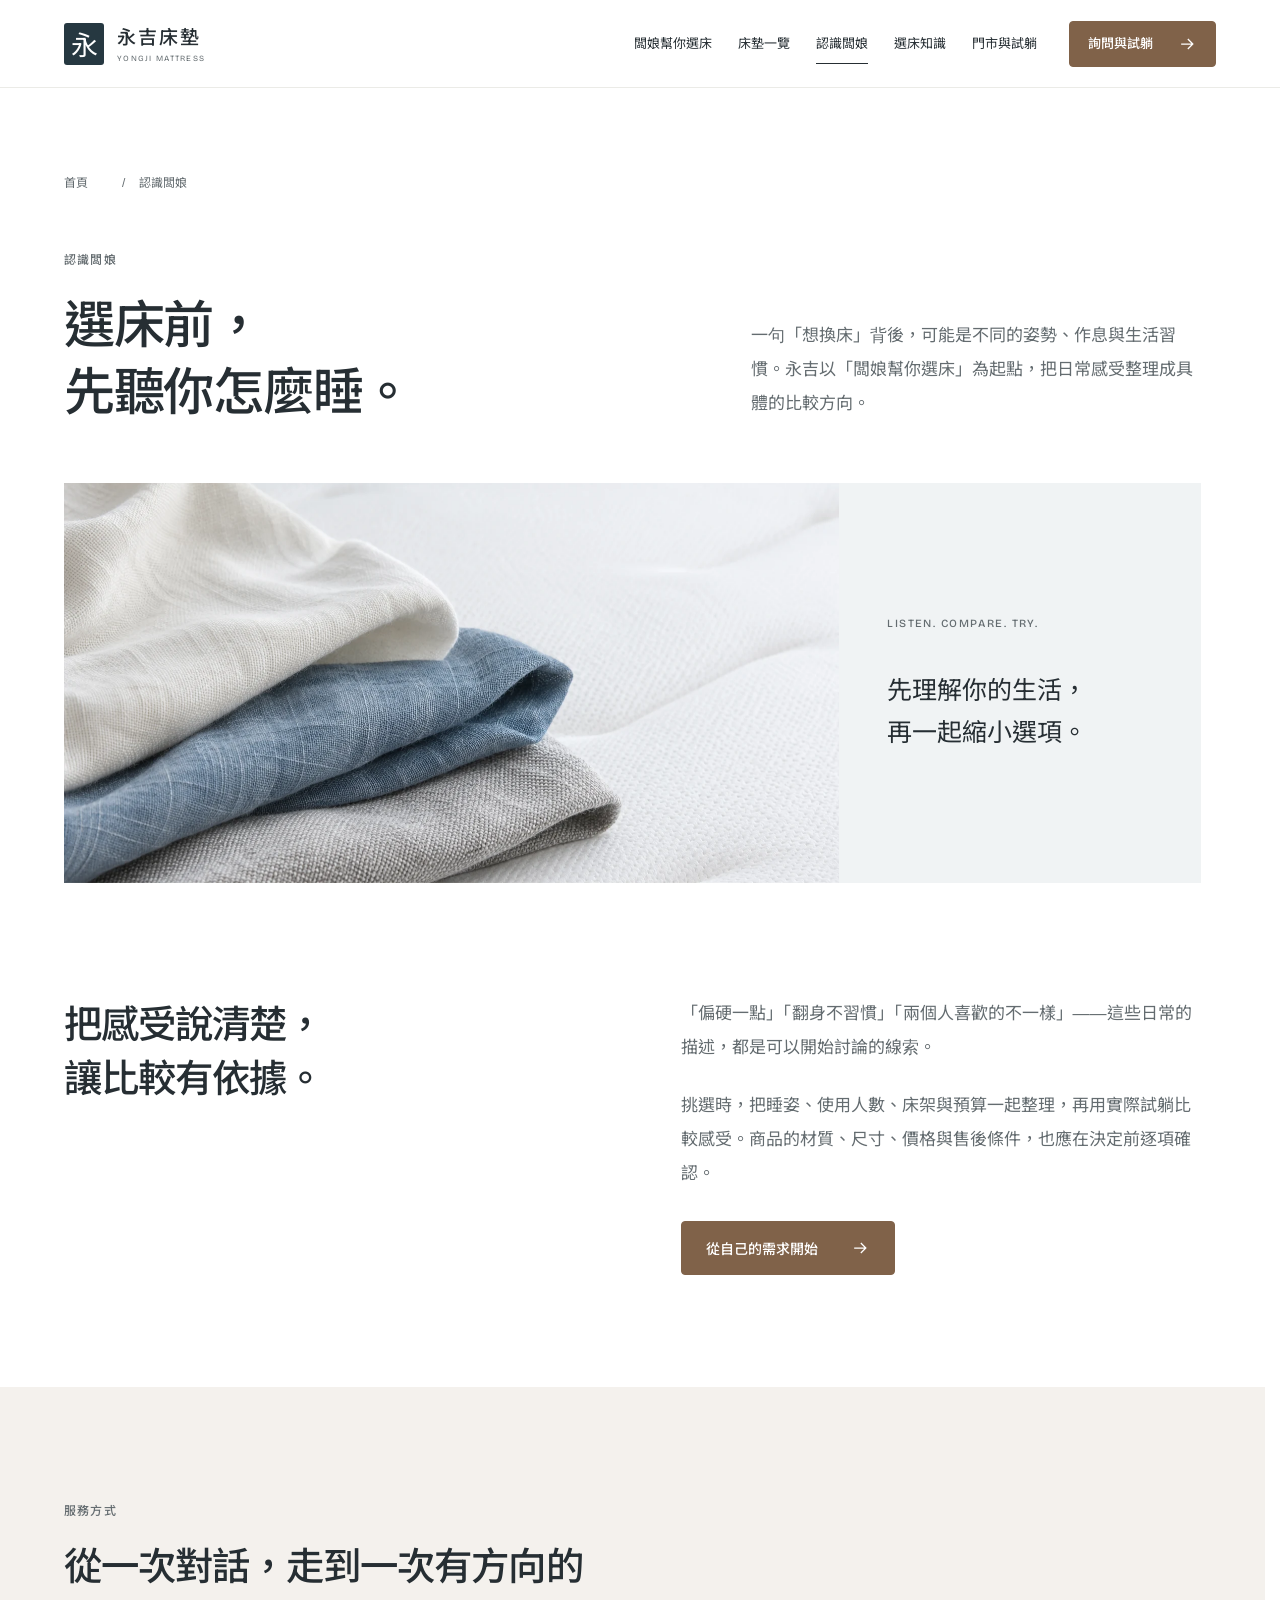
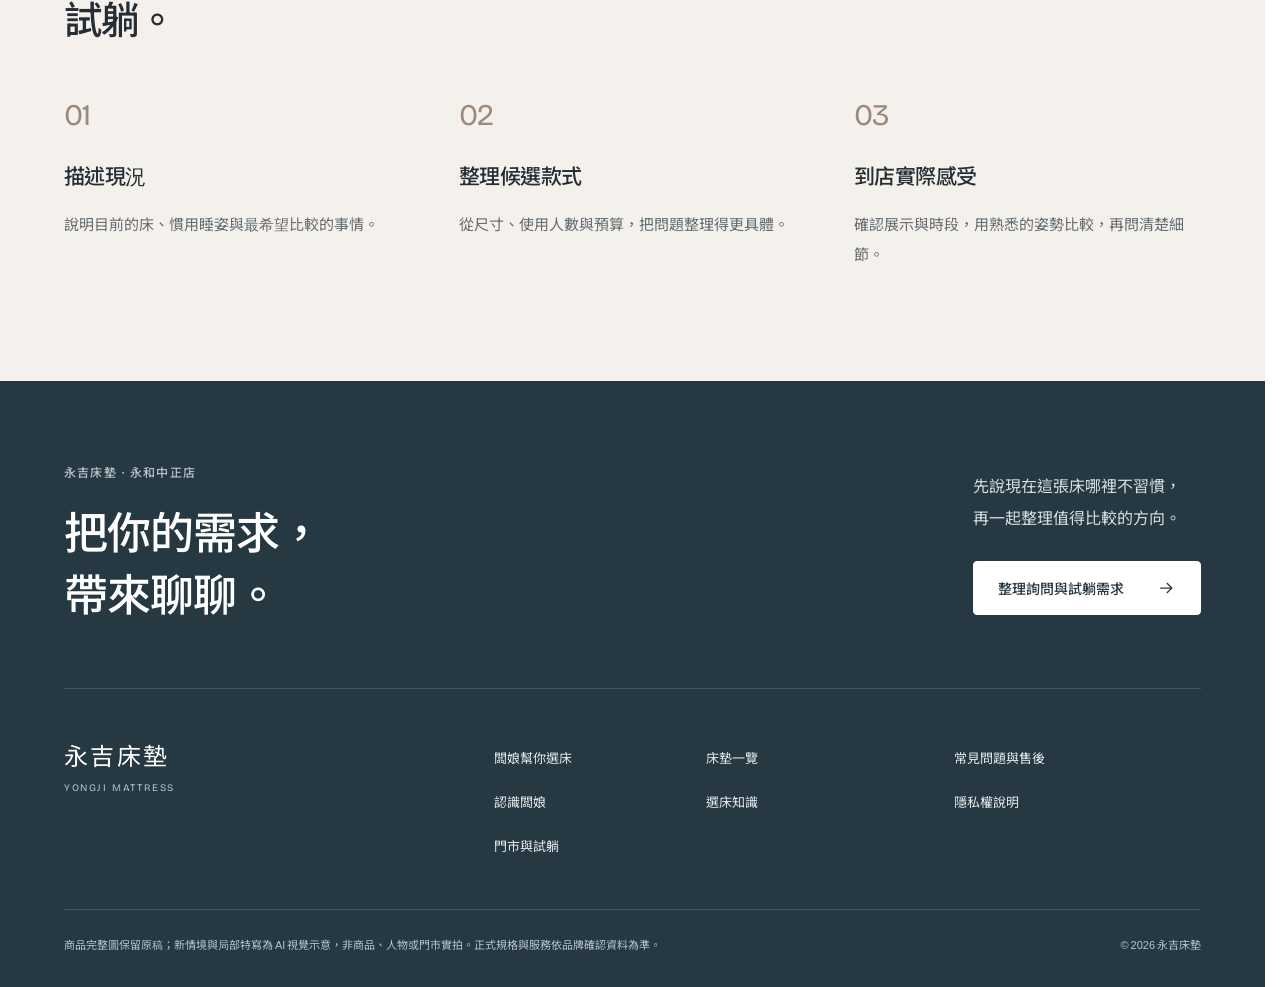
<file: owner.html>
<!doctype html>
<html lang="zh-Hant" data-type="place"><head><meta charset="utf-8"><meta name="viewport" content="width=device-width,initial-scale=1,viewport-fit=cover"><title>認識闆娘｜永吉床墊</title><meta name="description" content="永吉床墊，從睡姿、使用人數與床架尺寸整理需求，認識米羅、維納斯與睡精靈，再到永和中正店親自比較。"><meta name="robots" content="noindex,nofollow"><meta name="theme-color" content="#faf9f6"><meta name="page-type" content="place"><meta name="site-kind" content="other"><meta property="og:type" content="website"><meta property="og:title" content="認識闆娘｜永吉床墊"><meta property="og:description" content="永吉床墊，從睡姿、使用人數與床架尺寸整理需求，認識米羅、維納斯與睡精靈，再到永和中正店親自比較。"><meta property="og:image" content="assets/white-detail-hero.webp"><link rel="icon" href="assets/favicon.svg" type="image/svg+xml"><link rel="stylesheet" href="assets/site.css?v=20261113-motion2"><script src="assets/site.js?v=20261113-motion2" defer></script></head><body><a class="skip-link" href="#main">跳至主要內容</a><header class="site-header"><div class="wrap header-inner"><a class="brand" href="index.html" aria-label="永吉床墊首頁"><span class="brand-mark" aria-hidden="true">永</span><span class="brand-name">永吉床墊<small>YONGJI MATTRESS</small></span></a><nav class="desktop-nav" aria-label="主要導覽"><a href="guide.html">闆娘幫你選床</a><a href="mattresses.html">床墊一覽</a><a href="owner.html" aria-current="page">認識闆娘</a><a href="journal.html">選床知識</a><a href="visit.html">門市與試躺</a></nav><a class="button header-cta" href="visit.html#contact"><span>詢問與試躺</span><svg class="arrow" viewBox="0 0 24 24" width="20" height="20" fill="none" aria-hidden="true"><path d="M5 12h14m-6-6 6 6-6 6" stroke="currentColor" stroke-width="1.5"/></svg></a><button class="menu-button" aria-label="開啟選單" aria-controls="mobile-nav" aria-expanded="false"><span></span><span></span></button></div></header><dialog class="mobile-nav" id="mobile-nav" aria-label="網站選單"><div class="mobile-nav-head"><span>永吉床墊</span><button class="menu-close" aria-label="關閉選單">×</button></div><nav aria-label="手機主要導覽"><a href="guide.html">闆娘幫你選床</a><a href="mattresses.html">床墊一覽</a><a href="owner.html" aria-current="page">認識闆娘</a><a href="journal.html">選床知識</a><a href="visit.html">門市與試躺</a></nav><a class="button" href="visit.html#contact"><span>詢問與試躺</span><svg class="arrow" viewBox="0 0 24 24" width="20" height="20" fill="none" aria-hidden="true"><path d="M5 12h14m-6-6 6 6-6 6" stroke="currentColor" stroke-width="1.5"/></svg></a></dialog><main id="main"><section class="page-intro wrap"><nav class="breadcrumbs" aria-label="麵包屑"><a href="index.html">首頁</a><span aria-hidden="true">/</span><span>認識闆娘</span></nav><div class="intro-grid"><div><p class="overline">認識闆娘</p><h1>選床前，<br>先聽你怎麼睡。</h1></div><div class="intro-aside"><p class="lead">一句「想換床」背後，可能是不同的姿勢、作息與生活習慣。永吉以「闆娘幫你選床」為起點，把日常感受整理成具體的比較方向。</p></div></div></section><div class="wrap owner-visual"><figure class="photo owner-photo"><img src="assets/editorial-fabric.webp" alt="摺疊布料與織紋 AI 情境示意" width="1672" height="1100" fetchpriority="high" decoding="async"></figure><div class="owner-note"><span class="latin">LISTEN. COMPARE. TRY.</span><p>先理解你的生活，<br>再一起縮小選項。</p></div></div><section class="section"><div class="wrap story-layout"><h2>把感受說清楚，<br>讓比較有依據。</h2><div class="prose"><p>「偏硬一點」「翻身不習慣」「兩個人喜歡的不一樣」——這些日常的描述，都是可以開始討論的線索。</p><p>挑選時，把睡姿、使用人數、床架與預算一起整理，再用實際試躺比較感受。商品的材質、尺寸、價格與售後條件，也應在決定前逐項確認。</p><a class="button" href="guide.html"><span>從自己的需求開始</span><svg class="arrow" viewBox="0 0 24 24" width="20" height="20" fill="none" aria-hidden="true"><path d="M5 12h14m-6-6 6 6-6 6" stroke="currentColor" stroke-width="1.5"/></svg></a></div></div></section><section class="section tone"><div class="wrap"><header class="section-head"><div><p class="overline">服務方式</p><h2>從一次對話，走到一次有方向的試躺。</h2></div><div class="section-aside"></div></header><div class="three-notes"><article><span class="chapter-number">01</span><h3>描述現況</h3><p>說明目前的床、慣用睡姿與最希望比較的事情。</p></article><article><span class="chapter-number">02</span><h3>整理候選款式</h3><p>從尺寸、使用人數與預算，把問題整理得更具體。</p></article><article><span class="chapter-number">03</span><h3>到店實際感受</h3><p>確認展示與時段，用熟悉的姿勢比較，再問清楚細節。</p></article></div></div></section></main><footer class="site-footer"><div class="wrap"><div class="footer-call"><div><p class="overline">永吉床墊・永和中正店</p><h2>把你的需求，<br>帶來聊聊。</h2></div><div><p>先說現在這張床哪裡不習慣，<br>再一起整理值得比較的方向。</p><a class="button button-light" href="visit.html#contact"><span>整理詢問與試躺需求</span><svg class="arrow" viewBox="0 0 24 24" width="20" height="20" fill="none" aria-hidden="true"><path d="M5 12h14m-6-6 6 6-6 6" stroke="currentColor" stroke-width="1.5"/></svg></a></div></div><div class="footer-links"><a class="footer-brand" href="index.html">永吉床墊<span>YONGJI MATTRESS</span></a><nav aria-label="頁尾網站導覽"><a href="guide.html">闆娘幫你選床</a><a href="mattresses.html">床墊一覽</a><a href="owner.html">認識闆娘</a><a href="journal.html">選床知識</a><a href="visit.html">門市與試躺</a></nav><nav aria-label="支援與政策"><a href="faq.html">常見問題與售後</a><a href="privacy.html">隱私權說明</a></nav></div><div class="footer-legal"><p>商品完整圖保留原稿；新情境與局部特寫為 AI 視覺示意，非商品、人物或門市實拍。正式規格與服務依品牌確認資料為準。</p><span>© 2026 永吉床墊</span></div></div></footer><nav class="mobile-action" aria-label="快速入口"><a href="guide.html">選床指南</a><a href="visit.html#contact">詢問與試躺 <svg class="arrow" viewBox="0 0 24 24" width="20" height="20" fill="none" aria-hidden="true"><path d="M5 12h14m-6-6 6 6-6 6" stroke="currentColor" stroke-width="1.5"/></svg></a></nav></body></html>
</file>
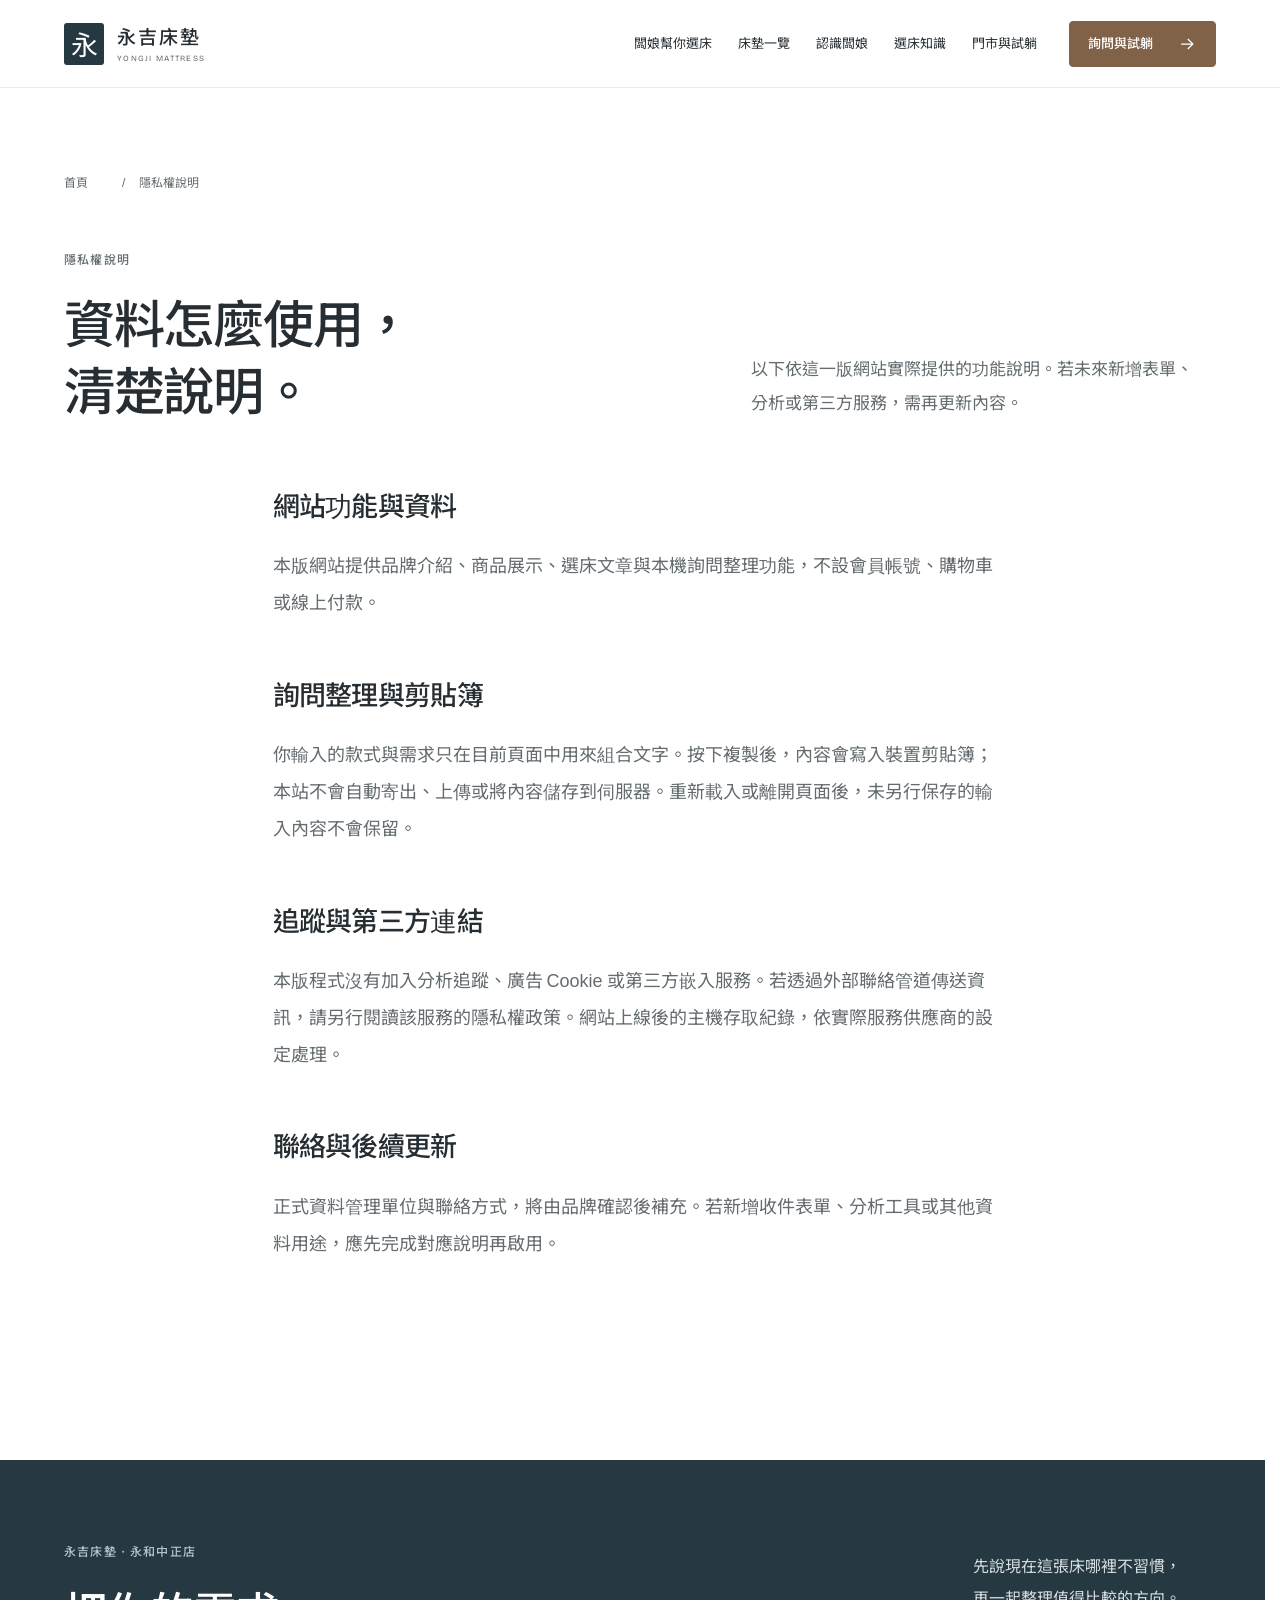
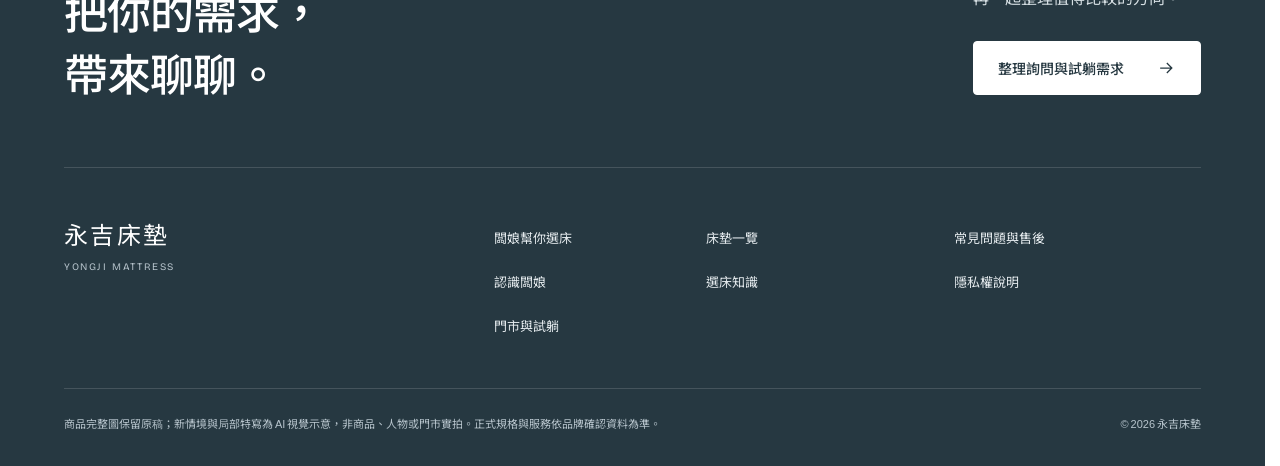
<file: privacy.html>
<!doctype html>
<html lang="zh-Hant" data-type="place"><head><meta charset="utf-8"><meta name="viewport" content="width=device-width,initial-scale=1,viewport-fit=cover"><title>隱私權說明｜永吉床墊</title><meta name="description" content="永吉床墊，從睡姿、使用人數與床架尺寸整理需求，認識米羅、維納斯與睡精靈，再到永和中正店親自比較。"><meta name="robots" content="noindex,nofollow"><meta name="theme-color" content="#faf9f6"><meta name="page-type" content="place"><meta name="site-kind" content="other"><meta property="og:type" content="website"><meta property="og:title" content="隱私權說明｜永吉床墊"><meta property="og:description" content="永吉床墊，從睡姿、使用人數與床架尺寸整理需求，認識米羅、維納斯與睡精靈，再到永和中正店親自比較。"><meta property="og:image" content="assets/white-detail-hero.webp"><link rel="icon" href="assets/favicon.svg" type="image/svg+xml"><link rel="stylesheet" href="assets/site.css?v=20261113-motion2"><script src="assets/site.js?v=20261113-motion2" defer></script></head><body><a class="skip-link" href="#main">跳至主要內容</a><header class="site-header"><div class="wrap header-inner"><a class="brand" href="index.html" aria-label="永吉床墊首頁"><span class="brand-mark" aria-hidden="true">永</span><span class="brand-name">永吉床墊<small>YONGJI MATTRESS</small></span></a><nav class="desktop-nav" aria-label="主要導覽"><a href="guide.html">闆娘幫你選床</a><a href="mattresses.html">床墊一覽</a><a href="owner.html">認識闆娘</a><a href="journal.html">選床知識</a><a href="visit.html">門市與試躺</a></nav><a class="button header-cta" href="visit.html#contact"><span>詢問與試躺</span><svg class="arrow" viewBox="0 0 24 24" width="20" height="20" fill="none" aria-hidden="true"><path d="M5 12h14m-6-6 6 6-6 6" stroke="currentColor" stroke-width="1.5"/></svg></a><button class="menu-button" aria-label="開啟選單" aria-controls="mobile-nav" aria-expanded="false"><span></span><span></span></button></div></header><dialog class="mobile-nav" id="mobile-nav" aria-label="網站選單"><div class="mobile-nav-head"><span>永吉床墊</span><button class="menu-close" aria-label="關閉選單">×</button></div><nav aria-label="手機主要導覽"><a href="guide.html">闆娘幫你選床</a><a href="mattresses.html">床墊一覽</a><a href="owner.html">認識闆娘</a><a href="journal.html">選床知識</a><a href="visit.html">門市與試躺</a></nav><a class="button" href="visit.html#contact"><span>詢問與試躺</span><svg class="arrow" viewBox="0 0 24 24" width="20" height="20" fill="none" aria-hidden="true"><path d="M5 12h14m-6-6 6 6-6 6" stroke="currentColor" stroke-width="1.5"/></svg></a></dialog><main id="main"><section class="page-intro wrap"><nav class="breadcrumbs" aria-label="麵包屑"><a href="index.html">首頁</a><span aria-hidden="true">/</span><span>隱私權說明</span></nav><div class="intro-grid"><div><p class="overline">隱私權說明</p><h1>資料怎麼使用，<br>清楚說明。</h1></div><div class="intro-aside"><p class="lead">以下依這一版網站實際提供的功能說明。若未來新增表單、分析或第三方服務，需再更新內容。</p></div></div></section><section class="section section-first"><div class="article-body legal-copy"><section><h2>網站功能與資料</h2><p>本版網站提供品牌介紹、商品展示、選床文章與本機詢問整理功能，不設會員帳號、購物車或線上付款。</p></section><section><h2>詢問整理與剪貼簿</h2><p>你輸入的款式與需求只在目前頁面中用來組合文字。按下複製後，內容會寫入裝置剪貼簿；本站不會自動寄出、上傳或將內容儲存到伺服器。重新載入或離開頁面後，未另行保存的輸入內容不會保留。</p></section><section><h2>追蹤與第三方連結</h2><p>本版程式沒有加入分析追蹤、廣告 Cookie 或第三方嵌入服務。若透過外部聯絡管道傳送資訊，請另行閱讀該服務的隱私權政策。網站上線後的主機存取紀錄，依實際服務供應商的設定處理。</p></section><section><h2>聯絡與後續更新</h2><p>正式資料管理單位與聯絡方式，將由品牌確認後補充。若新增收件表單、分析工具或其他資料用途，應先完成對應說明再啟用。</p></section></div></section></main><footer class="site-footer"><div class="wrap"><div class="footer-call"><div><p class="overline">永吉床墊・永和中正店</p><h2>把你的需求，<br>帶來聊聊。</h2></div><div><p>先說現在這張床哪裡不習慣，<br>再一起整理值得比較的方向。</p><a class="button button-light" href="visit.html#contact"><span>整理詢問與試躺需求</span><svg class="arrow" viewBox="0 0 24 24" width="20" height="20" fill="none" aria-hidden="true"><path d="M5 12h14m-6-6 6 6-6 6" stroke="currentColor" stroke-width="1.5"/></svg></a></div></div><div class="footer-links"><a class="footer-brand" href="index.html">永吉床墊<span>YONGJI MATTRESS</span></a><nav aria-label="頁尾網站導覽"><a href="guide.html">闆娘幫你選床</a><a href="mattresses.html">床墊一覽</a><a href="owner.html">認識闆娘</a><a href="journal.html">選床知識</a><a href="visit.html">門市與試躺</a></nav><nav aria-label="支援與政策"><a href="faq.html">常見問題與售後</a><a href="privacy.html">隱私權說明</a></nav></div><div class="footer-legal"><p>商品完整圖保留原稿；新情境與局部特寫為 AI 視覺示意，非商品、人物或門市實拍。正式規格與服務依品牌確認資料為準。</p><span>© 2026 永吉床墊</span></div></div></footer><nav class="mobile-action" aria-label="快速入口"><a href="guide.html">選床指南</a><a href="visit.html#contact">詢問與試躺 <svg class="arrow" viewBox="0 0 24 24" width="20" height="20" fill="none" aria-hidden="true"><path d="M5 12h14m-6-6 6 6-6 6" stroke="currentColor" stroke-width="1.5"/></svg></a></nav></body></html>
</file>
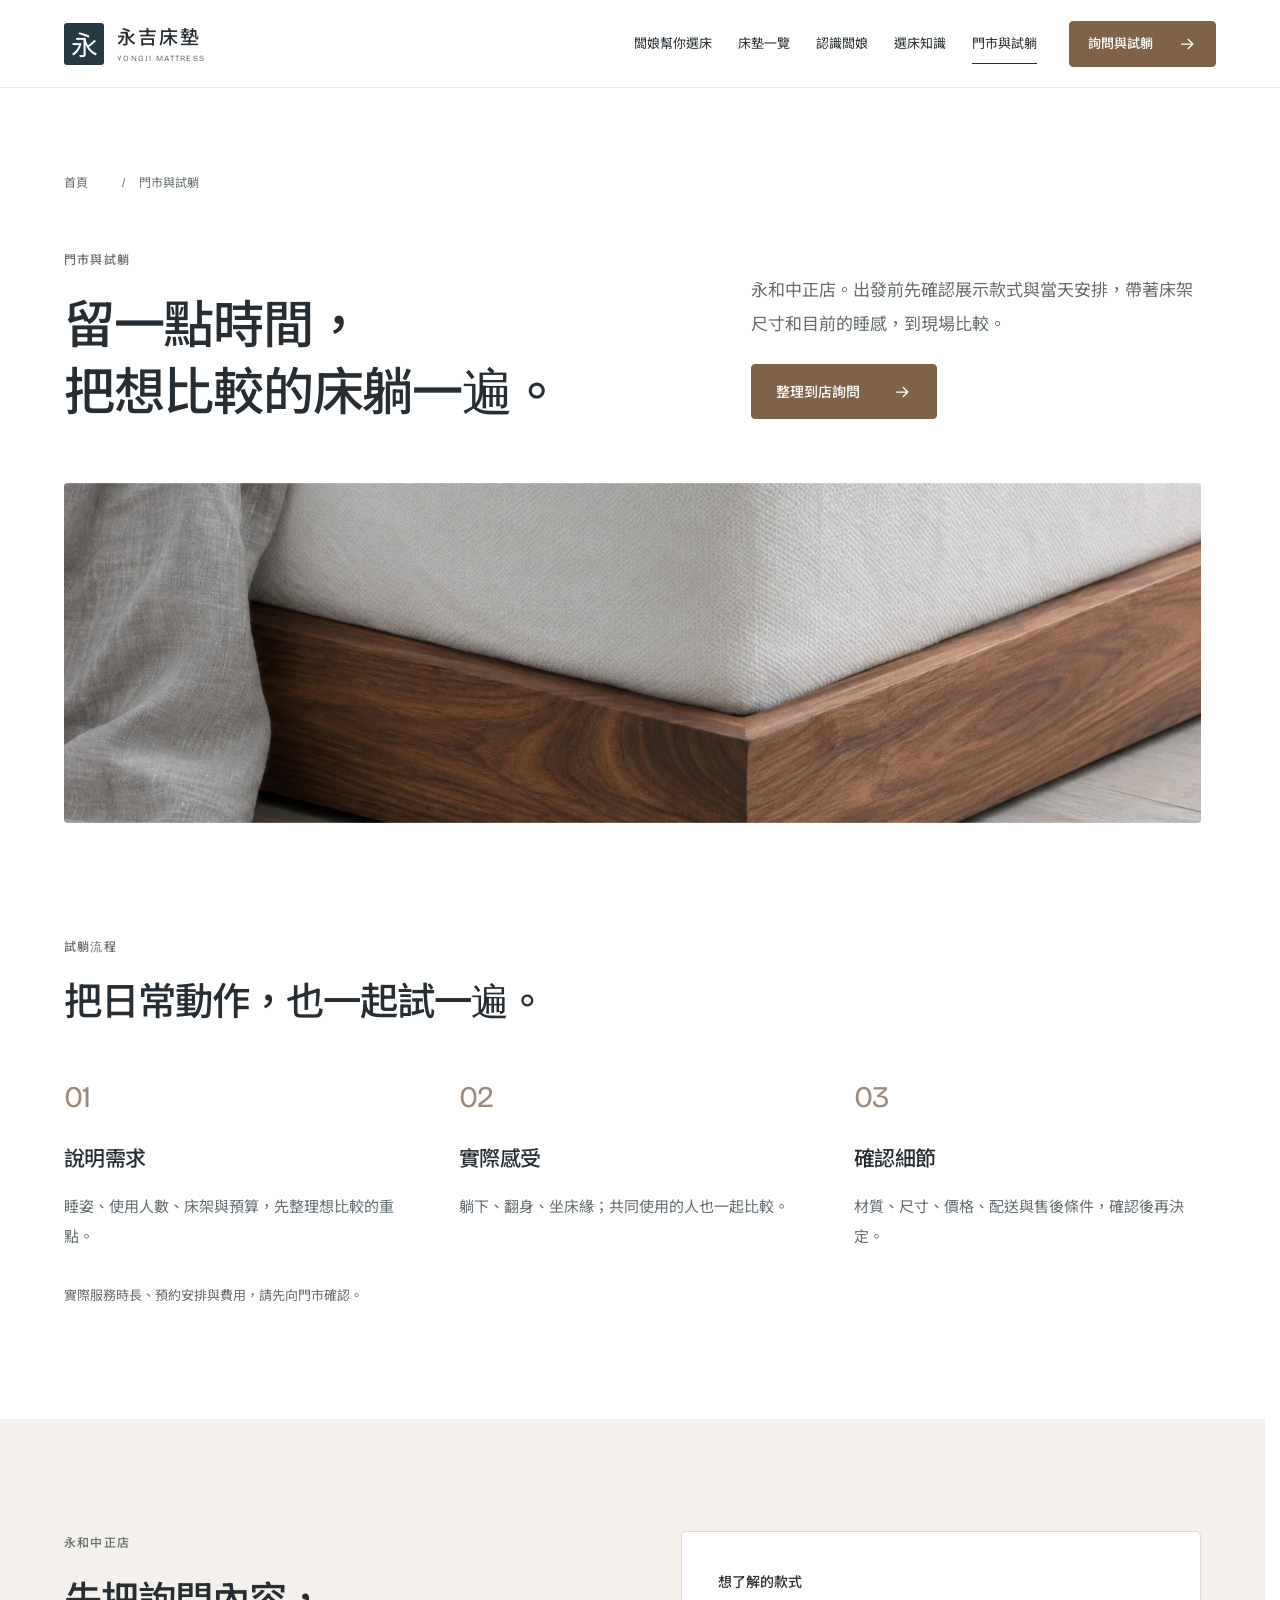
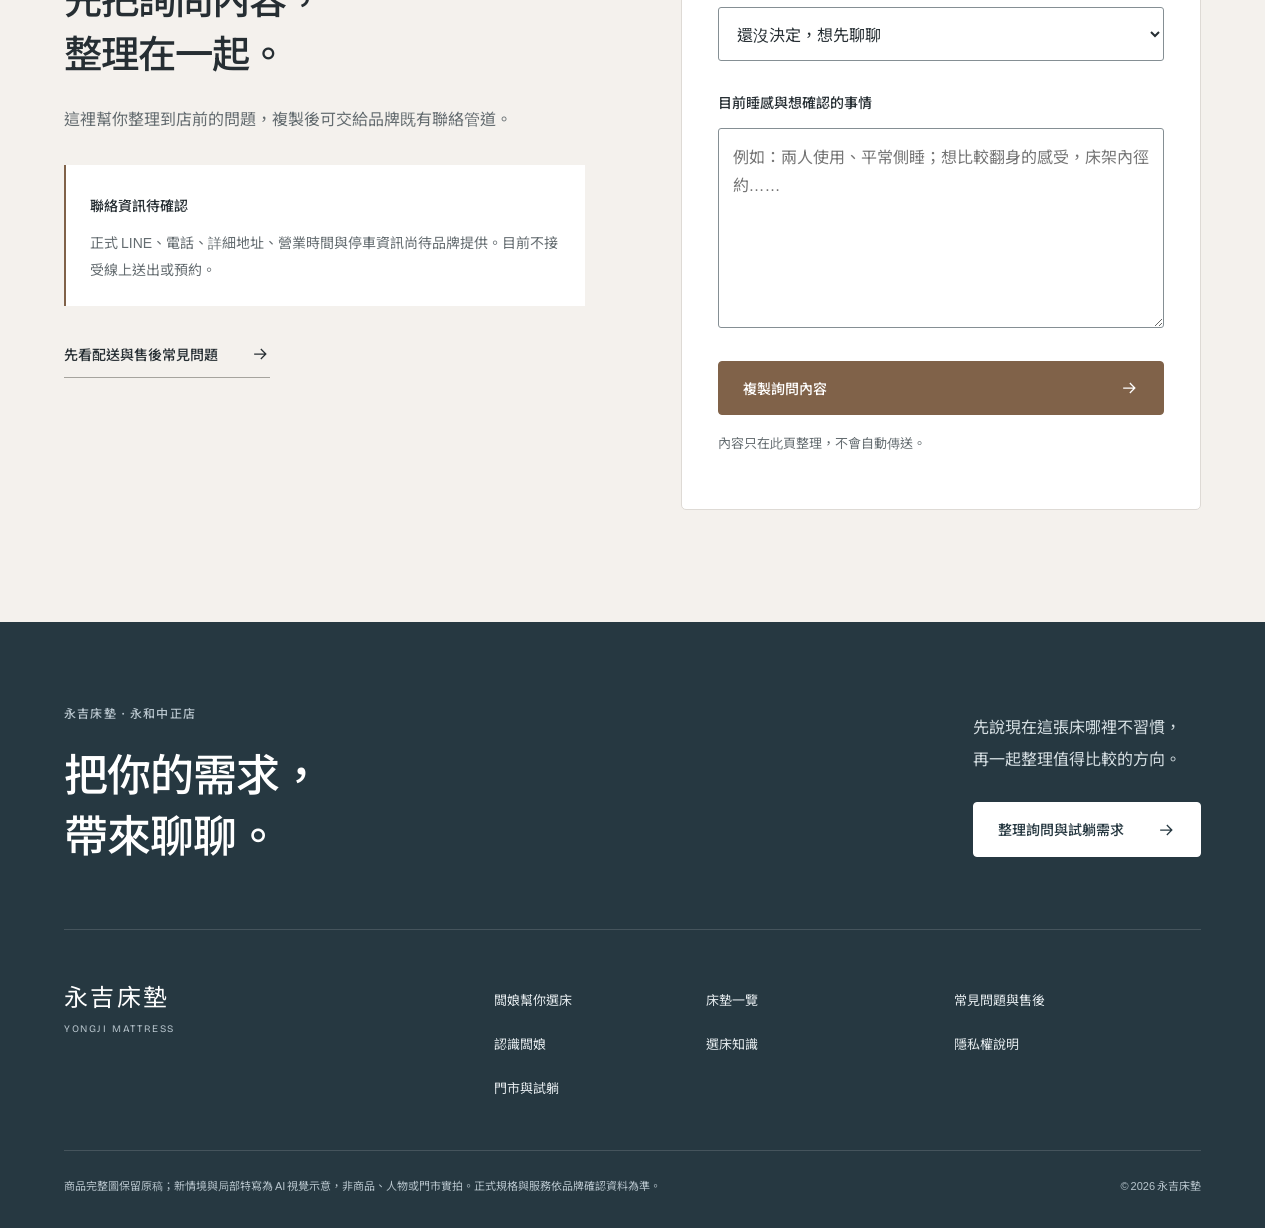
<file: visit.html>
<!doctype html>
<html lang="zh-Hant" data-type="place"><head><meta charset="utf-8"><meta name="viewport" content="width=device-width,initial-scale=1,viewport-fit=cover"><title>門市與試躺｜永吉床墊</title><meta name="description" content="永吉床墊，從睡姿、使用人數與床架尺寸整理需求，認識米羅、維納斯與睡精靈，再到永和中正店親自比較。"><meta name="robots" content="noindex,nofollow"><meta name="theme-color" content="#faf9f6"><meta name="page-type" content="place"><meta name="site-kind" content="other"><meta property="og:type" content="website"><meta property="og:title" content="門市與試躺｜永吉床墊"><meta property="og:description" content="永吉床墊，從睡姿、使用人數與床架尺寸整理需求，認識米羅、維納斯與睡精靈，再到永和中正店親自比較。"><meta property="og:image" content="assets/white-detail-hero.webp"><link rel="icon" href="assets/favicon.svg" type="image/svg+xml"><link rel="stylesheet" href="assets/site.css?v=20261113-motion2"><script src="assets/site.js?v=20261113-motion2" defer></script></head><body><a class="skip-link" href="#main">跳至主要內容</a><header class="site-header"><div class="wrap header-inner"><a class="brand" href="index.html" aria-label="永吉床墊首頁"><span class="brand-mark" aria-hidden="true">永</span><span class="brand-name">永吉床墊<small>YONGJI MATTRESS</small></span></a><nav class="desktop-nav" aria-label="主要導覽"><a href="guide.html">闆娘幫你選床</a><a href="mattresses.html">床墊一覽</a><a href="owner.html">認識闆娘</a><a href="journal.html">選床知識</a><a href="visit.html" aria-current="page">門市與試躺</a></nav><a class="button header-cta" href="visit.html#contact"><span>詢問與試躺</span><svg class="arrow" viewBox="0 0 24 24" width="20" height="20" fill="none" aria-hidden="true"><path d="M5 12h14m-6-6 6 6-6 6" stroke="currentColor" stroke-width="1.5"/></svg></a><button class="menu-button" aria-label="開啟選單" aria-controls="mobile-nav" aria-expanded="false"><span></span><span></span></button></div></header><dialog class="mobile-nav" id="mobile-nav" aria-label="網站選單"><div class="mobile-nav-head"><span>永吉床墊</span><button class="menu-close" aria-label="關閉選單">×</button></div><nav aria-label="手機主要導覽"><a href="guide.html">闆娘幫你選床</a><a href="mattresses.html">床墊一覽</a><a href="owner.html">認識闆娘</a><a href="journal.html">選床知識</a><a href="visit.html" aria-current="page">門市與試躺</a></nav><a class="button" href="visit.html#contact"><span>詢問與試躺</span><svg class="arrow" viewBox="0 0 24 24" width="20" height="20" fill="none" aria-hidden="true"><path d="M5 12h14m-6-6 6 6-6 6" stroke="currentColor" stroke-width="1.5"/></svg></a></dialog><main id="main"><section class="page-intro wrap"><nav class="breadcrumbs" aria-label="麵包屑"><a href="index.html">首頁</a><span aria-hidden="true">/</span><span>門市與試躺</span></nav><div class="intro-grid"><div><p class="overline">門市與試躺</p><h1>留一點時間，<br>把想比較的床躺一遍。</h1></div><div class="intro-aside"><p class="lead">永和中正店。出發前先確認展示款式與當天安排，帶著床架尺寸和目前的睡感，到現場比較。</p><a class="button" href="#contact"><span>整理到店詢問</span><svg class="arrow" viewBox="0 0 24 24" width="20" height="20" fill="none" aria-hidden="true"><path d="M5 12h14m-6-6 6 6-6 6" stroke="currentColor" stroke-width="1.5"/></svg></a></div></div></section><div class="wrap visit-visual"><figure class="photo visit-photo"><img src="assets/editorial-edge.webp" alt="床墊與床架交接處 AI 局部特寫，非門市實景" width="1672" height="1100" fetchpriority="high" decoding="async"></figure></div><section class="section"><div class="wrap"><header class="section-head"><div><p class="overline">試躺流程</p><h2>把日常動作，也一起試一遍。</h2></div><div class="section-aside"></div></header><div class="three-notes"><article><span class="chapter-number">01</span><h3>說明需求</h3><p>睡姿、使用人數、床架與預算，先整理想比較的重點。</p></article><article><span class="chapter-number">02</span><h3>實際感受</h3><p>躺下、翻身、坐床緣；共同使用的人也一起比較。</p></article><article><span class="chapter-number">03</span><h3>確認細節</h3><p>材質、尺寸、價格、配送與售後條件，確認後再決定。</p></article></div><p class="small-note">實際服務時長、預約安排與費用，請先向門市確認。</p></div></section><section class="section tone" id="contact"><div class="wrap contact-layout"><div><p class="overline">永和中正店</p><h2>先把詢問內容，<br>整理在一起。</h2><p>這裡幫你整理到店前的問題，複製後可交給品牌既有聯絡管道。</p><div class="service-notice"><strong>聯絡資訊待確認</strong><p>正式 LINE、電話、詳細地址、營業時間與停車資訊尚待品牌提供。目前不接受線上送出或預約。</p></div><a class="text-link" href="faq.html"><span>先看配送與售後常見問題</span><svg class="arrow" viewBox="0 0 24 24" width="20" height="20" fill="none" aria-hidden="true"><path d="M5 12h14m-6-6 6 6-6 6" stroke="currentColor" stroke-width="1.5"/></svg></a></div><form class="inquiry-form" id="inquiry-form"><label for="product">想了解的款式</label><select id="product" name="product"><option value="還沒決定">還沒決定，想先聊聊</option><option value="米羅">米羅</option><option value="維納斯">維納斯</option><option value="睡精靈">睡精靈</option></select><label for="needs">目前睡感與想確認的事情</label><textarea id="needs" name="needs" rows="6" placeholder="例如：兩人使用、平常側睡；想比較翻身的感受，床架內徑約……"></textarea><button class="button" type="submit"><span>複製詢問內容</span><svg class="arrow" viewBox="0 0 24 24" width="20" height="20" fill="none" aria-hidden="true"><path d="M5 12h14m-6-6 6 6-6 6" stroke="currentColor" stroke-width="1.5"/></svg></button><p class="form-status" role="status" aria-live="polite">內容只在此頁整理，不會自動傳送。</p></form></div></section></main><footer class="site-footer"><div class="wrap"><div class="footer-call"><div><p class="overline">永吉床墊・永和中正店</p><h2>把你的需求，<br>帶來聊聊。</h2></div><div><p>先說現在這張床哪裡不習慣，<br>再一起整理值得比較的方向。</p><a class="button button-light" href="visit.html#contact"><span>整理詢問與試躺需求</span><svg class="arrow" viewBox="0 0 24 24" width="20" height="20" fill="none" aria-hidden="true"><path d="M5 12h14m-6-6 6 6-6 6" stroke="currentColor" stroke-width="1.5"/></svg></a></div></div><div class="footer-links"><a class="footer-brand" href="index.html">永吉床墊<span>YONGJI MATTRESS</span></a><nav aria-label="頁尾網站導覽"><a href="guide.html">闆娘幫你選床</a><a href="mattresses.html">床墊一覽</a><a href="owner.html">認識闆娘</a><a href="journal.html">選床知識</a><a href="visit.html">門市與試躺</a></nav><nav aria-label="支援與政策"><a href="faq.html">常見問題與售後</a><a href="privacy.html">隱私權說明</a></nav></div><div class="footer-legal"><p>商品完整圖保留原稿；新情境與局部特寫為 AI 視覺示意，非商品、人物或門市實拍。正式規格與服務依品牌確認資料為準。</p><span>© 2026 永吉床墊</span></div></div></footer><nav class="mobile-action" aria-label="快速入口"><a href="guide.html">選床指南</a><a href="visit.html#contact">詢問與試躺 <svg class="arrow" viewBox="0 0 24 24" width="20" height="20" fill="none" aria-hidden="true"><path d="M5 12h14m-6-6 6 6-6 6" stroke="currentColor" stroke-width="1.5"/></svg></a></nav></body></html>
</file>
<file: assets/site.css>
@font-face{font-family:'Yongji Sans';src:url('zh.woff2') format('woff2');font-weight:100 900;font-display:swap}
@font-face{font-family:'Yongji Latin';src:url('latin.woff2') format('woff2');font-weight:100 900;font-display:swap}
:root{--paper:#fff;--tone:#f4f1ed;--cool:#f0f3f4;--ink:#262e33;--muted:#646c70;--line:#dddeda;--accent:#806249;--accent-hover:#634a36;--slate:#263841;--gut:clamp(24px,5vw,80px);--content:1280px;--header:88px;--font:'Yongji Sans','Noto Sans TC','Microsoft JhengHei',sans-serif}
*{box-sizing:border-box}html{scroll-behavior:auto;scroll-padding-top:120px}body{margin:0;padding-top:var(--header);color:var(--ink);background:var(--paper);font:400 16px/1.9 var(--font);-webkit-font-smoothing:antialiased}body:has(.mobile-nav[open]){overflow:hidden}a{color:inherit;text-decoration:none}button,select,textarea,input{font:inherit}button{cursor:pointer}button,a{-webkit-tap-highlight-color:transparent}button{color:inherit}h1,h2,h3,p,figure,ol,ul,dl,dd{margin:0}h1,h2,h3{font-weight:500;line-height:1.4;letter-spacing:-.025em;text-wrap:pretty}h1{font-size:clamp(38px,4.2vw,58px);line-height:1.32}h2{font-size:clamp(30px,3vw,42px)}h3{font-size:21px;line-height:1.6}p{color:var(--muted)}img{display:block;width:100%;height:100%;object-fit:cover}svg{flex-shrink:0}a:focus-visible,button:focus-visible,summary:focus-visible,input:focus-visible,select:focus-visible,textarea:focus-visible{outline:3px solid #806249;outline-offset:5px}::selection{background:#dce5e9;color:#263841}
.wrap{width:min(var(--content),calc(100% - 2*var(--gut)));margin-inline:auto}.section{padding:112px 0}.section-first{padding-top:0}.tone{background:var(--tone)}.cool{background:var(--cool)}.overline{font-size:12px;font-weight:500;line-height:1.8;letter-spacing:.1em;color:var(--muted);margin-bottom:18px}.latin{font-family:'Yongji Latin',var(--font);font-size:12px;font-weight:500;letter-spacing:.13em;line-height:1.8;color:var(--muted)}.lead{font-size:17px;line-height:2}.actions{display:flex;align-items:center;flex-wrap:wrap;gap:16px 28px;margin-top:28px}.button{display:inline-flex;align-items:center;justify-content:space-between;gap:32px;min-height:54px;padding:15px 24px;border:1px solid var(--accent);border-radius:4px;background:var(--accent);color:#fff;font-size:14px;font-weight:500;line-height:1.6;transition:background .18s,transform .18s}.button:hover{background:var(--accent-hover);border-color:var(--accent-hover);transform:translateY(-2px)}.button:active{transform:translateY(1px)}.button .arrow,.text-link .arrow,.read-more .arrow{transition:transform .2s}.button:hover .arrow,.text-link:hover .arrow,.read-more:hover .arrow{transform:translateX(4px)}.button-light{background:#fff;border-color:#fff;color:var(--slate)}.button-light:hover{background:#ebe7e1;border-color:#ebe7e1}.text-link{display:inline-flex;align-items:center;justify-content:space-between;gap:32px;min-height:48px;padding:10px 0 9px;border-bottom:1px solid #a6a49e;font-size:14px;font-weight:500;line-height:1.8;position:relative}.text-link:after{content:'';position:absolute;left:0;bottom:-1px;width:100%;height:1px;background:var(--ink);transform:scaleX(0);transform-origin:left;transition:transform .2s}.text-link:hover:after{transform:scaleX(1)}.photo{overflow:hidden;background:#f3f2ef}.photo img{transition:transform .65s cubic-bezier(.2,.6,.3,1)}a:hover .photo img{transform:scale(1.025)}.small-note{font-size:13px;line-height:1.9;margin-top:32px}.skip-link{position:fixed;top:-100px;left:24px;z-index:200;background:var(--slate);color:#fff;padding:14px 24px}.skip-link:focus{top:16px}
/* One consistent, quiet navigation shell. */
.site-header{position:fixed;inset:0 0 auto;height:var(--header);z-index:40;background:#fff;border-bottom:1px solid #ebebe7}.header-inner{height:100%;display:flex;align-items:center;gap:32px}.brand{display:flex;align-items:center;gap:13px;min-height:48px;flex-shrink:0}.brand-mark{width:40px;height:42px;display:grid;place-items:center;background:var(--slate);color:#fff;font-size:27px;font-weight:400;line-height:1;border-radius:3px}.brand-name{font-size:19px;letter-spacing:.1em;line-height:1.4;font-weight:500}.brand-name small{display:block;font-family:'Yongji Latin',var(--font);font-size:8px;font-weight:400;letter-spacing:.16em;margin-top:4px;color:var(--muted)}.desktop-nav{display:flex;align-items:center;gap:26px;margin-left:auto}.desktop-nav>a{position:relative;min-height:48px;display:flex;align-items:center;font-size:13px;white-space:nowrap}.desktop-nav>a:after{content:'';position:absolute;bottom:4px;left:0;right:0;height:1px;background:var(--ink);transform:scaleX(0);transform-origin:left;transition:transform .18s}.desktop-nav>a:hover:after,.desktop-nav>a[aria-current]:after{transform:scaleX(1)}.header-cta{min-height:46px;padding:11px 18px;font-size:13px;gap:24px}.menu-button{display:none;align-items:center;justify-content:center;flex-direction:column;gap:7px;width:48px;height:48px;border:0;background:none;padding:12px}.menu-button span{display:block;width:22px;height:1px;background:var(--ink)}.mobile-nav{position:fixed;inset:0 0 0 auto;width:min(480px,100%);height:100dvh;max-width:none;max-height:none;margin:0;padding:28px;border:0;background:#fff;color:var(--ink)}.mobile-nav::backdrop{background:#26384160}.mobile-nav-head{display:flex;align-items:center;justify-content:space-between;font-size:21px;font-weight:500}.menu-close{width:48px;height:48px;border:0;background:none;font-size:32px;font-weight:300}.mobile-nav nav{display:flex;flex-direction:column;margin:32px 0 40px}.mobile-nav nav a{display:flex;align-items:center;min-height:66px;border-bottom:1px solid var(--line);font-size:21px}.mobile-nav>.button{width:100%}.mobile-action{display:none}
/* A full width photograph with its words on a separate, readable ground. */
.home-hero{min-height:calc(100svh - var(--header));display:grid;grid-template-rows:auto 1fr}.home-photo{height:clamp(300px,46svh,500px);background:#f2f3f3}.home-photo img{object-position:65% 55%}.home-copy{display:grid;grid-template-columns:1.15fr 1fr;gap:80px;align-items:center;padding:52px 0 60px}.home-copy h1{font-size:clamp(38px,4.1vw,58px);line-height:1.35;letter-spacing:-.03em}.home-copy .overline{margin-bottom:16px}.home-intro{max-width:480px}.home-intro p{font-size:16px;line-height:2}.home-intro .actions{gap:16px 28px}.home-intro .text-link{font-size:13px}.section-head{display:grid;grid-template-columns:1.4fr 1fr;gap:64px;align-items:end;margin-bottom:52px}.section-head h2{max-width:24ch}.section-head .overline{margin-bottom:16px}.section-aside{max-width:420px;justify-self:end}.section-aside p{font-size:15px;line-height:1.95}.section-aside .text-link{margin-top:20px}.section-aside:empty{display:none}
.need-grid{display:grid;grid-template-columns:repeat(3,minmax(0,1fr));gap:30px}.need-card{border:1px solid var(--line);border-radius:5px;overflow:hidden;transition:transform .2s}.need-card:hover{transform:translateY(-2px)}.need-card>a{height:100%;display:flex;flex-direction:column}.need-photo{aspect-ratio:3/2}.need-copy{padding:26px 24px 24px;display:flex;flex-direction:column;flex:1}.need-copy h3{font-size:19px;letter-spacing:0}.need-copy p{font-size:14px;line-height:1.95;margin-top:12px}.read-more{display:flex;align-items:center;gap:16px;font-size:13px;line-height:1.8;color:var(--ink);margin-top:24px}.need-copy .read-more{padding-top:24px;margin-top:auto}.product-grid{display:grid;grid-template-columns:repeat(3,minmax(0,1fr));gap:36px}.product-grid:has(>article:nth-child(2):last-child){grid-template-columns:repeat(2,minmax(0,1fr))}.product-card{min-width:0;transition:transform .2s}.product-card:hover{transform:translateY(-2px)}.product-card-link{display:block}.product-photo{aspect-ratio:4/3;border-radius:4px;background:#eae8e3}.product-photo img{object-fit:cover}.product-card-info{display:flex;align-items:center;justify-content:space-between;gap:24px;padding-top:24px}.product-card-info h3{font-size:27px;letter-spacing:.015em;margin-top:4px}.circle-arrow{width:46px;height:46px;border:1px solid #aaa69f;border-radius:50%;display:grid;place-items:center;transition:background .2s,color .2s}.product-card:hover .circle-arrow{background:var(--slate);border-color:var(--slate);color:#fff}
.service-story{display:grid;grid-template-columns:.95fr 1.05fr;gap:80px;align-items:center}.service-copy>p:not(.overline){margin-top:24px;font-size:16px;line-height:1.95}.service-photo{aspect-ratio:4/5;border-radius:4px}.service-photo img{object-position:60% center}.quiet-steps{list-style:none;padding:0;margin:32px 0}.quiet-steps li{display:grid;grid-template-columns:32px 1fr;gap:20px;border-top:1px solid var(--line);padding:20px 0}.quiet-steps li>span{font-family:'Yongji Latin',var(--font);font-size:12px;color:var(--accent);padding-top:5px}.quiet-steps h3{font-size:16px}.quiet-steps p{font-size:14px;line-height:1.9;margin-top:5px}.journal-text-grid{display:grid;grid-template-columns:1fr 1fr;gap:32px}.journal-text-grid .journal-card{border:1px solid #d5dcdf;border-radius:5px;background:#fff}.journal-text-grid .journal-card-copy{padding:32px}.journal-card{min-width:0}.journal-card>a{display:block;height:100%}.journal-card h3{font-size:24px;line-height:1.55;margin:12px 0 16px}.journal-card p{font-size:15px;line-height:1.95}.journal-card .read-more{margin-top:28px}.home-faq{display:grid;grid-template-columns:.8fr 1.5fr;gap:20px 80px;margin-top:72px;padding-top:56px;border-top:1px solid #d4dce0}.home-faq>h3{font-size:24px;max-width:12ch;line-height:1.6}.home-faq>.text-link{grid-column:2;justify-self:start;margin-top:8px}.faq-list{border-top:1px solid #bfc6c8}details{border-bottom:1px solid #d9deda}summary{display:flex;justify-content:space-between;gap:32px;align-items:center;min-height:78px;padding:23px 0;font-size:16px;font-weight:500;line-height:1.8;cursor:pointer;list-style:none}summary::-webkit-details-marker{display:none}summary>span{font-size:24px;line-height:1;font-weight:300;width:24px;text-align:center;flex-shrink:0}details[open] summary>span{font-size:0}details[open] summary>span:after{content:'−';font-size:24px}.answer{padding:0 40px 28px 0}.answer p{font-size:15px;line-height:2}
/* Inner pages have their own content-led introductions. */
.page-intro{padding:72px 0 60px}.breadcrumbs{display:flex;flex-wrap:wrap;align-items:center;gap:14px;font-size:12px;line-height:1.8;color:var(--muted);margin-bottom:44px}.breadcrumbs a{display:inline-flex;align-items:center;min-height:44px}.intro-grid{display:grid;grid-template-columns:1.35fr 1fr;gap:80px;align-items:end}.intro-grid h1{font-size:clamp(36px,4vw,56px)}.intro-grid .overline{margin-bottom:18px}.intro-aside{padding-bottom:4px;max-width:460px}.intro-aside>.button{margin-top:24px}.guide-ribbon{display:grid;grid-template-columns:1fr 1.25fr 1fr;gap:24px}.guide-ribbon .photo{height:230px;border-radius:4px}.chapter-nav{display:flex;gap:40px;align-items:center;margin-top:48px;border-block:1px solid var(--line);padding-block:12px}.chapter-nav a{display:flex;align-items:center;min-height:48px;font-size:14px;color:var(--muted)}.chapter-nav a:hover{color:var(--ink)}.guide-chapter{scroll-margin-top:110px}.guide-chapter+.guide-chapter{border-top:1px solid #ecece7}.chapter-grid{display:grid;grid-template-columns:1fr 1.2fr;gap:100px}.chapter-number{display:block;font-family:'Yongji Latin',var(--font);font-size:30px;font-weight:400;line-height:1.3;letter-spacing:-.04em;color:#9c8979;margin-bottom:24px}.chapter-heading h2{font-size:clamp(30px,2.75vw,38px)}.chapter-heading .text-link{margin-top:28px}.check-list article{padding:25px 0;border-top:1px solid var(--line)}.check-list article:first-child{padding-top:0;border-top:0}.check-list h3{font-size:15px;color:var(--accent);letter-spacing:.03em;margin-bottom:12px}.check-list p{font-size:16px;line-height:2}.prepare-layout{display:grid;grid-template-columns:1fr 1fr;gap:80px;align-items:center}.plain-list{padding-left:20px;margin:28px 0 32px;color:var(--muted);font-size:16px;line-height:2.3}.diagram-panel{padding:36px;background:#fff;border-radius:5px}.diagram-panel h3{font-size:18px}.diagram-panel>img{height:auto;margin-top:16px}.diagram-panel .text-link{font-size:13px;margin-top:12px}.three-notes{display:grid;grid-template-columns:repeat(3,minmax(0,1fr));gap:48px}.three-notes h3{font-size:21px;margin-bottom:16px}.three-notes p{font-size:15px;line-height:2}.three-notes .chapter-number{margin-bottom:24px}.three-notes+.text-link{margin-top:36px}.owner-visual{display:grid;grid-template-columns:1.5fr .7fr}.owner-photo{height:400px}.owner-note{padding:48px;background:var(--cool);display:flex;flex-direction:column;justify-content:center;gap:32px}.owner-note p{font-size:25px;line-height:1.7;color:var(--ink)}.owner-note .latin{font-size:11px;line-height:1.9}.story-layout{display:grid;grid-template-columns:1fr 1fr;gap:96px}.prose{max-width:600px}.prose p{font-size:17px;line-height:2}.prose p+p{margin-top:24px}.prose .button{margin-top:32px}.visit-photo{height:340px;border-radius:4px}.visit-photo img{object-position:55% 60%}.contact-layout{display:grid;grid-template-columns:1fr 1fr;gap:96px;align-items:start}.contact-layout>div>p:not(.overline){margin-top:24px;max-width:460px}.service-notice{padding:24px;border-left:2px solid var(--accent);background:#fff;margin:32px 0 24px}.service-notice strong{font-size:14px;font-weight:500}.service-notice p{font-size:14px;line-height:1.9;margin-top:10px}.inquiry-form{padding:36px;background:#fff;border:1px solid #dedad5;border-radius:5px}.inquiry-form label{display:block;font-size:14px;font-weight:500;margin-bottom:12px}.inquiry-form label:not(:first-child){margin-top:28px}.inquiry-form select,.inquiry-form textarea{width:100%;padding:13px 14px;background:#fff;border:1px solid #858f94;border-radius:3px;font:400 16px/1.8 var(--font);color:var(--ink)}.inquiry-form select{min-height:54px}.inquiry-form textarea{resize:vertical;min-height:180px}.inquiry-form .button{width:100%;margin-top:24px}.form-status{min-height:42px;font-size:13px;line-height:1.8;margin-top:16px}
/* Product photographs are whole and separate from both titles and specifications. */
.product-title{padding-top:56px}.product-title-row{display:grid;grid-template-columns:1fr 1fr;gap:80px;align-items:end;margin-bottom:40px}.product-title-row h1{font-size:64px;letter-spacing:-.025em;margin-top:10px}.product-title-row>div:last-child{justify-self:end}.product-title-row .button{margin-top:24px}.product-main-photo{aspect-ratio:16/9;max-height:680px;border-radius:4px;background:#efede8}.product-main-photo img{object-fit:contain}.product-details{display:grid;grid-template-columns:1fr 1fr;gap:80px;align-items:start}.product-details>div>p:not(.overline){margin-top:24px;font-size:16px;line-height:2}.product-detail-photo{aspect-ratio:4/5;border-radius:4px}.spec-list{margin:32px 0 16px}.spec-list>div{display:grid;grid-template-columns:130px 1fr;gap:24px;padding:21px 0;border-top:1px solid var(--line);font-size:14px;line-height:1.9}.spec-list dt{color:var(--muted)}.spec-list dd{color:var(--ink)}
.journal-grid{display:grid;grid-template-columns:1fr 1fr;gap:72px 48px}.journal-photo{aspect-ratio:16/10;border-radius:4px}.journal-grid .journal-card-copy{padding:28px 0 0}.journal-grid .journal-card h3{font-size:27px}.article-header{max-width:960px;padding:64px 0 44px}.article-header .breadcrumbs{margin-bottom:36px}.article-header h1{font-size:clamp(34px,4vw,52px);line-height:1.4;max-width:20ch}.article-lead{font-size:18px;line-height:2;margin-top:24px;max-width:700px}.article-image{max-width:1080px}.article-image .photo{height:380px;border-radius:4px}.article-body{width:min(720px,calc(100% - 2*var(--gut)));margin:64px auto 88px}.article-body>section+section{margin-top:52px}.article-body h2{font-size:27px;line-height:1.6;margin-bottom:20px}.article-body p{font-size:18px;line-height:2.05}.article-diagram{margin-top:48px;background:var(--cool);padding:24px;border-radius:4px}.article-diagram img{height:auto}.reading-next{padding:36px;background:var(--cool);margin-top:56px;border-radius:4px}.reading-next h2{font-size:27px}.reading-next p{font-size:16px;line-height:1.95}.reading-next .button{margin-top:24px}.article-pagination{display:flex;justify-content:space-between;align-items:center;gap:24px;border-top:1px solid var(--line);padding:28px 0;margin-bottom:64px}.support-layout{display:grid;grid-template-columns:220px 1fr;gap:96px;align-items:start}.support-nav{display:flex;flex-direction:column;position:sticky;top:120px;border-top:1px solid var(--line)}.support-nav a{display:flex;align-items:center;min-height:60px;border-bottom:1px solid var(--line);font-size:14px}.support-content>section+section{margin-top:72px}.support-content h2{font-size:30px;margin-bottom:28px}.support-content>section{scroll-margin-top:120px}.legal-copy{margin-top:0}
/* A slate closing, not an all-green site. */
.site-footer{background:var(--slate);color:#fff;padding:80px 0 32px}.site-footer p{color:#d5dee2}.site-footer .overline{color:#b7c4cc}.footer-call{display:grid;grid-template-columns:1fr 1fr;gap:80px;align-items:center;padding-bottom:64px;border-bottom:1px solid #ffffff24}.footer-call h2{font-size:44px;line-height:1.4}.footer-call>div:last-child{justify-self:end;max-width:460px}.footer-call p:not(.overline){font-size:16px;line-height:2}.footer-call .button{margin-top:28px}.footer-links{display:grid;grid-template-columns:1.2fr 1.3fr .8fr;gap:60px;margin-top:48px}.footer-brand{font-size:24px;letter-spacing:.1em;line-height:1.5;align-self:start;min-height:48px}.footer-brand span{display:block;font-family:'Yongji Latin',var(--font);font-size:10px;letter-spacing:.16em;margin-top:8px;color:#b7c4cc}.footer-links nav{display:grid;grid-template-columns:1fr 1fr;gap:0 24px;align-content:start}.footer-links nav:last-child{grid-template-columns:1fr}.footer-links nav a{display:flex;align-items:center;min-height:44px;font-size:13px;color:#e4eaed}.footer-links nav a:hover{color:#fff;text-decoration:underline;text-underline-offset:6px}.footer-legal{display:flex;justify-content:space-between;gap:32px;margin-top:40px;padding-top:24px;border-top:1px solid #ffffff24;font-size:11px;line-height:1.9;color:#b7c4cc}.footer-legal p{max-width:820px;color:#b7c4cc}.footer-legal span{white-space:nowrap}
@keyframes intro-in{from{transform:translateY(8px);opacity:.8}to{transform:none;opacity:1}}[data-enter] .home-copy{animation:intro-in .45s ease-out both}
@media(max-width:1120px){.desktop-nav{display:none}.header-cta{margin-left:auto}.menu-button{display:flex}.home-copy{gap:48px}.home-copy h1{font-size:44px}.service-story,.prepare-layout,.product-details,.contact-layout,.story-layout{gap:48px}.section-head,.intro-grid{gap:48px}.need-grid{gap:24px}.need-copy{padding:24px 20px}.product-grid{gap:28px}.chapter-grid{gap:64px}.owner-note{padding:32px}.owner-note p{font-size:22px}.support-layout{grid-template-columns:180px 1fr;gap:56px}}
@media(max-width:820px){:root{--gut:32px;--header:78px}.section{padding:88px 0}.section-first{padding-top:0}.home-copy{grid-template-columns:1fr;gap:28px;padding:40px 0 48px}.home-copy h1{font-size:46px}.home-photo{height:380px}.home-intro{max-width:100%}.home-intro p br{display:none}.home-hero{min-height:0}.section-head{grid-template-columns:1fr;gap:24px;margin-bottom:40px}.section-aside{justify-self:start;max-width:600px}.section-aside .text-link{margin-top:8px}.need-grid{grid-template-columns:1fr;gap:28px}.need-card>a{display:grid;grid-template-columns:1fr 1fr}.need-photo{aspect-ratio:auto;min-height:240px}.need-copy{padding:28px}.product-grid{gap:24px}.product-card-info{gap:12px}.product-card-info h3{font-size:24px}.product-card-info .latin{font-size:10px}.circle-arrow{width:40px;height:40px}.service-story{grid-template-columns:1fr;gap:48px}.service-photo{aspect-ratio:3/2}.service-copy{max-width:620px}.journal-text-grid{gap:24px}.journal-text-grid .journal-card-copy{padding:28px}.journal-card h3{font-size:22px}.home-faq{grid-template-columns:1fr;gap:28px}.home-faq>h3{max-width:none}.home-faq>.text-link{grid-column:auto}.page-intro{padding:56px 0 44px}.intro-grid{grid-template-columns:1fr;gap:28px}.intro-aside{max-width:660px}.intro-grid h1{font-size:46px}.breadcrumbs{margin-bottom:32px}.guide-ribbon{gap:16px}.guide-ribbon .photo{height:180px}.chapter-nav{gap:28px;flex-wrap:wrap;margin-top:32px}.chapter-grid{grid-template-columns:1fr;gap:40px}.chapter-heading h2{font-size:34px}.check-list{max-width:680px}.prepare-layout{grid-template-columns:1fr;gap:40px}.diagram-panel{max-width:620px}.three-notes{gap:28px}.three-notes h3{font-size:19px}.owner-visual{grid-template-columns:1fr}.owner-photo{height:340px}.owner-note{padding:32px;gap:16px}.owner-note p br{display:none}.story-layout{grid-template-columns:1fr;gap:32px}.visit-photo{height:300px}.contact-layout{grid-template-columns:1fr;gap:40px}.contact-layout>div{max-width:620px}.product-title-row{gap:40px}.product-title-row h1{font-size:56px}.product-details{grid-template-columns:1fr;gap:40px}.product-detail-photo{aspect-ratio:16/10}.journal-grid{gap:56px 32px}.journal-grid .journal-card h3{font-size:24px}.article-header{padding-top:48px}.article-header h1{font-size:44px}.article-image .photo{height:300px}.support-layout{grid-template-columns:1fr;gap:40px}.support-nav{position:static;flex-direction:row;flex-wrap:wrap;gap:0 28px;border-bottom:1px solid var(--line)}.support-nav a{border:0}.footer-call{gap:48px}.footer-call h2{font-size:38px}.footer-links{grid-template-columns:1fr 1.4fr;gap:36px 48px}.footer-links nav:last-child{grid-column:2}.footer-legal{flex-direction:column;gap:16px}}
@media(max-width:600px){:root{--gut:24px;--header:72px}body{padding-bottom:calc(64px + env(safe-area-inset-bottom))}.header-inner{gap:16px}.brand{gap:10px}.brand-mark{width:34px;height:36px;font-size:24px}.brand-name{font-size:17px}.brand-name small{font-size:7px}.header-cta{display:none}.menu-button{margin-left:auto}.mobile-nav{padding:20px 24px}.mobile-action{position:fixed;inset:auto 0 0;z-index:35;display:grid;grid-template-columns:.8fr 1.2fr;background:#fff;border-top:1px solid var(--line);padding:0 0 env(safe-area-inset-bottom);height:calc(64px + env(safe-area-inset-bottom))}.mobile-action>a{display:flex;align-items:center;justify-content:center;gap:16px;min-height:64px;font-size:14px;font-weight:500}.mobile-action>a:last-child{background:var(--accent);color:#fff}.section{padding:72px 0}.section-first{padding-top:0}.home-photo{height:300px}.home-photo img{object-position:63% center}.home-copy{padding:36px 0 48px;gap:24px}.home-copy h1{font-size:36px;line-height:1.4;letter-spacing:-.04em}.home-copy .overline{font-size:11px;margin-bottom:18px}.home-intro p{font-size:15px;line-height:1.95}.home-intro .actions{align-items:stretch;gap:16px;margin-top:24px}.home-intro .actions .button{width:100%}.home-intro .actions .text-link{margin-top:0;min-height:44px}.button{min-height:54px;padding:15px 20px}.section-head{margin-bottom:36px;gap:20px}.section-head h2,h2{font-size:30px;line-height:1.5}.section-head .overline{margin-bottom:14px}.section-aside p{font-size:15px}.need-grid{gap:32px}.need-card>a{display:flex}.need-photo{aspect-ratio:3/2;min-height:0}.need-copy{padding:24px}.need-copy h3{font-size:20px}.need-copy .read-more{padding-top:20px}.product-grid,.product-grid:has(>article:nth-child(2):last-child){grid-template-columns:1fr;gap:40px}.product-photo{aspect-ratio:4/3}.product-card-info{padding-top:20px}.product-card-info h3{font-size:26px}.product-card-info .latin{font-size:12px}.circle-arrow{width:46px;height:46px}.service-story{gap:36px}.service-photo{aspect-ratio:4/3}.service-copy>p:not(.overline){font-size:15px;margin-top:24px}.quiet-steps{margin:28px 0}.quiet-steps li{padding:20px 0}.journal-text-grid{grid-template-columns:1fr;gap:24px}.journal-text-grid .journal-card-copy{padding:28px 24px}.journal-card h3{font-size:23px}.home-faq{margin-top:48px;padding-top:40px;gap:24px}.home-faq>h3{font-size:22px}summary{font-size:15px;gap:20px;min-height:78px;padding:22px 0}.answer{padding:0 0 26px}.page-intro{padding:40px 0 36px}.breadcrumbs{gap:12px;margin-bottom:28px;font-size:11px}.intro-grid{gap:24px}.intro-grid h1{font-size:34px;line-height:1.45}.intro-grid .overline{font-size:11px;margin-bottom:16px}.lead{font-size:15px;line-height:2}.guide-ribbon{grid-template-columns:1fr 1fr;gap:12px}.guide-ribbon .photo{height:150px}.guide-ribbon .photo:first-child{grid-column:1/-1;height:200px}.chapter-nav{gap:0 20px;margin-top:28px;padding-block:10px}.chapter-nav a{font-size:13px;min-height:48px}.chapter-grid{gap:32px}.chapter-number{font-size:27px;margin-bottom:20px}.chapter-heading h2{font-size:29px}.chapter-heading .text-link{margin-top:20px}.check-list article{padding:24px 0}.check-list p{font-size:15px;line-height:2}.prepare-layout{gap:36px}.plain-list{font-size:15px;line-height:2.2;margin-block:24px 28px}.diagram-panel{padding:24px}.diagram-panel h3{font-size:17px}.diagram-panel .text-link{font-size:12px}.three-notes{grid-template-columns:1fr;gap:36px}.three-notes article+article{border-top:1px solid var(--line);padding-top:28px}.three-notes h3{font-size:21px;margin-bottom:12px}.three-notes .chapter-number{margin-bottom:18px}.owner-photo{height:260px}.owner-note{padding:28px}.owner-note p{font-size:21px}.story-layout{gap:28px}.prose p{font-size:16px}.visit-photo{height:240px}.contact-layout{gap:36px}.inquiry-form{padding:28px 24px}.service-notice{padding:20px}.product-title{padding-top:32px}.product-title-row{grid-template-columns:1fr;gap:24px;margin-bottom:32px}.product-title-row h1{font-size:48px}.product-title-row>div:last-child{justify-self:stretch}.product-title-row>div:last-child>p{font-size:15px}.product-title-row .button{margin-top:20px}.product-main-photo{aspect-ratio:4/3}.product-details{gap:32px}.product-details>div>p:not(.overline){font-size:15px}.product-detail-photo{aspect-ratio:4/3}.spec-list>div{grid-template-columns:1fr;gap:8px;padding-block:20px}.journal-grid{grid-template-columns:1fr;gap:48px}.journal-grid .journal-card-copy{padding-top:24px}.journal-grid .journal-card h3{font-size:24px}.article-header{padding:36px 0 32px}.article-header .breadcrumbs{margin-bottom:24px}.article-header h1{font-size:32px;line-height:1.5}.article-lead{font-size:16px;line-height:2;margin-top:20px}.article-image .photo{height:230px}.article-body{margin-top:40px;margin-bottom:56px}.article-body>section+section{margin-top:36px}.article-body h2{font-size:23px;line-height:1.55;margin-bottom:16px}.article-body p{font-size:16px;line-height:2.05}.article-diagram{padding:12px;margin-top:32px}.reading-next{padding:28px 24px;margin-top:40px}.reading-next h2{font-size:24px}.reading-next .button{width:100%}.article-pagination{margin-bottom:40px;align-items:start;gap:16px}.article-pagination .text-link{font-size:13px;gap:14px}.support-nav{gap:0 24px}.support-nav a{font-size:13px;min-height:52px}.support-content h2{font-size:27px;margin-bottom:24px}.support-content>section+section{margin-top:48px}.legal-copy{margin-top:0}.site-footer{padding:64px 0 28px}.footer-call{grid-template-columns:1fr;gap:28px;padding-bottom:40px}.footer-call h2{font-size:34px}.footer-call>div:last-child{justify-self:start}.footer-call p:not(.overline){font-size:15px}.footer-call .button{margin-top:24px;width:100%}.footer-links{grid-template-columns:1fr 1fr;gap:28px 24px;margin-top:36px}.footer-brand{grid-column:1/-1;font-size:22px}.footer-links nav{grid-template-columns:1fr}.footer-links nav:last-child{grid-column:auto}.footer-links nav a{min-height:46px;font-size:12px}.footer-legal{margin-top:28px;padding-top:24px;font-size:10px}}
@media(prefers-reduced-motion:reduce){*,*:before,*:after{animation:none!important;transition:none!important;scroll-behavior:auto!important}a:hover .photo img{transform:none}}

/* Keep breadcrumb links comfortable to tap. */
.breadcrumbs a{min-width:44px}
@media(max-width:600px){.home-photo{height:clamp(210px,31svh,280px)}}

.article-header h1{max-width:100%}

/* The site header keeps the homepage alignment on every route. */
html{scrollbar-gutter:stable}
.site-header .header-inner{width:90%;max-width:none}
@media(max-width:820px){.site-header .header-inner{width:calc(100% - 2*var(--gut))}}
.site-header .brand{width:180px}@media(max-width:600px){.site-header .brand{width:155px}}

/* Gentle photo parallax follows native scrolling; text and product cards stay still. */
@media (prefers-reduced-motion:no-preference) {
  html { scroll-behavior:smooth; }
  .mobile-nav[open]::backdrop { animation:menu-shade-in .24s ease-out; }
}
@keyframes menu-shade-in { from { opacity:0; } to { opacity:1; } }
.chapter-nav a,.support-nav a { position:relative; transition:color .18s ease; }
.chapter-nav a::after,.support-nav a::after {
  content:''; position:absolute; inset:auto 0 5px; height:2px;
  background:var(--accent); transform:scaleX(0); transform-origin:left;
  transition:transform .2s ease;
}
.chapter-nav a[aria-current="location"],.support-nav a[aria-current="location"] { color:var(--accent); font-weight:500; }
.chapter-nav a[aria-current="location"]::after,.support-nav a[aria-current="location"]::after { transform:scaleX(1); }
.mobile-nav nav a[aria-current="page"] { color:var(--accent); font-weight:600; }
.mobile-nav nav a[aria-current="page"]::after { content:'\2190'; margin-left:auto; font-size:18px; }
.mobile-nav nav a:active,.mobile-action a:active { background:#ede7e0; color:var(--ink); }
.button:active { transform:translateY(1px) scale(.985); }
.product-card-link:active .circle-arrow { background:var(--slate); color:#fff; }
summary > span { transition:transform .2s ease; }
details[open] summary > span::after { content:'\2212'; }
summary[aria-expanded="false"] > span { font-size:24px; }
summary[aria-expanded="false"] > span::after { content:none; }
summary[aria-expanded="true"] > span { font-size:0; }
summary[aria-expanded="true"] > span::after { content:'\2212'; font-size:24px; }
.form-status { transition:color .18s ease; }
.form-status.is-success { color:var(--accent-hover); font-weight:500; }
.button:disabled { cursor:wait; opacity:.7; }
@media (prefers-reduced-motion:reduce) {
  .button:active { transform:none; }
}
@keyframes photo-parallax {
  from { transform: translateY(-3%) scale(1.1); }
  to { transform: translateY(3%) scale(1.1); }
}
@supports (animation-timeline: view()) {
  @media (prefers-reduced-motion: no-preference) {
    :is(.home-photo,.service-photo,.owner-photo,.visit-photo,.product-detail-photo,.article-image .photo) {
      view-timeline-name: --photo-travel;
      view-timeline-axis: block;
    }
    :is(.home-photo,.service-photo,.owner-photo,.visit-photo,.product-detail-photo,.article-image .photo) > img {
      animation: photo-parallax linear both;
      animation-timeline: --photo-travel;
      animation-range: entry 0% exit 100%;
      transition: none;
    }
  }
}
@media (max-width:600px) {
  @keyframes photo-parallax {
    from { transform: translateY(-1.5%) scale(1.06); }
    to { transform: translateY(1.5%) scale(1.06); }
  }
}
@media print {
  :is(.home-photo,.service-photo,.owner-photo,.visit-photo,.product-detail-photo,.article-image .photo) > img {
    animation: none !important;
    transform: none !important;
  }
}
</file>
